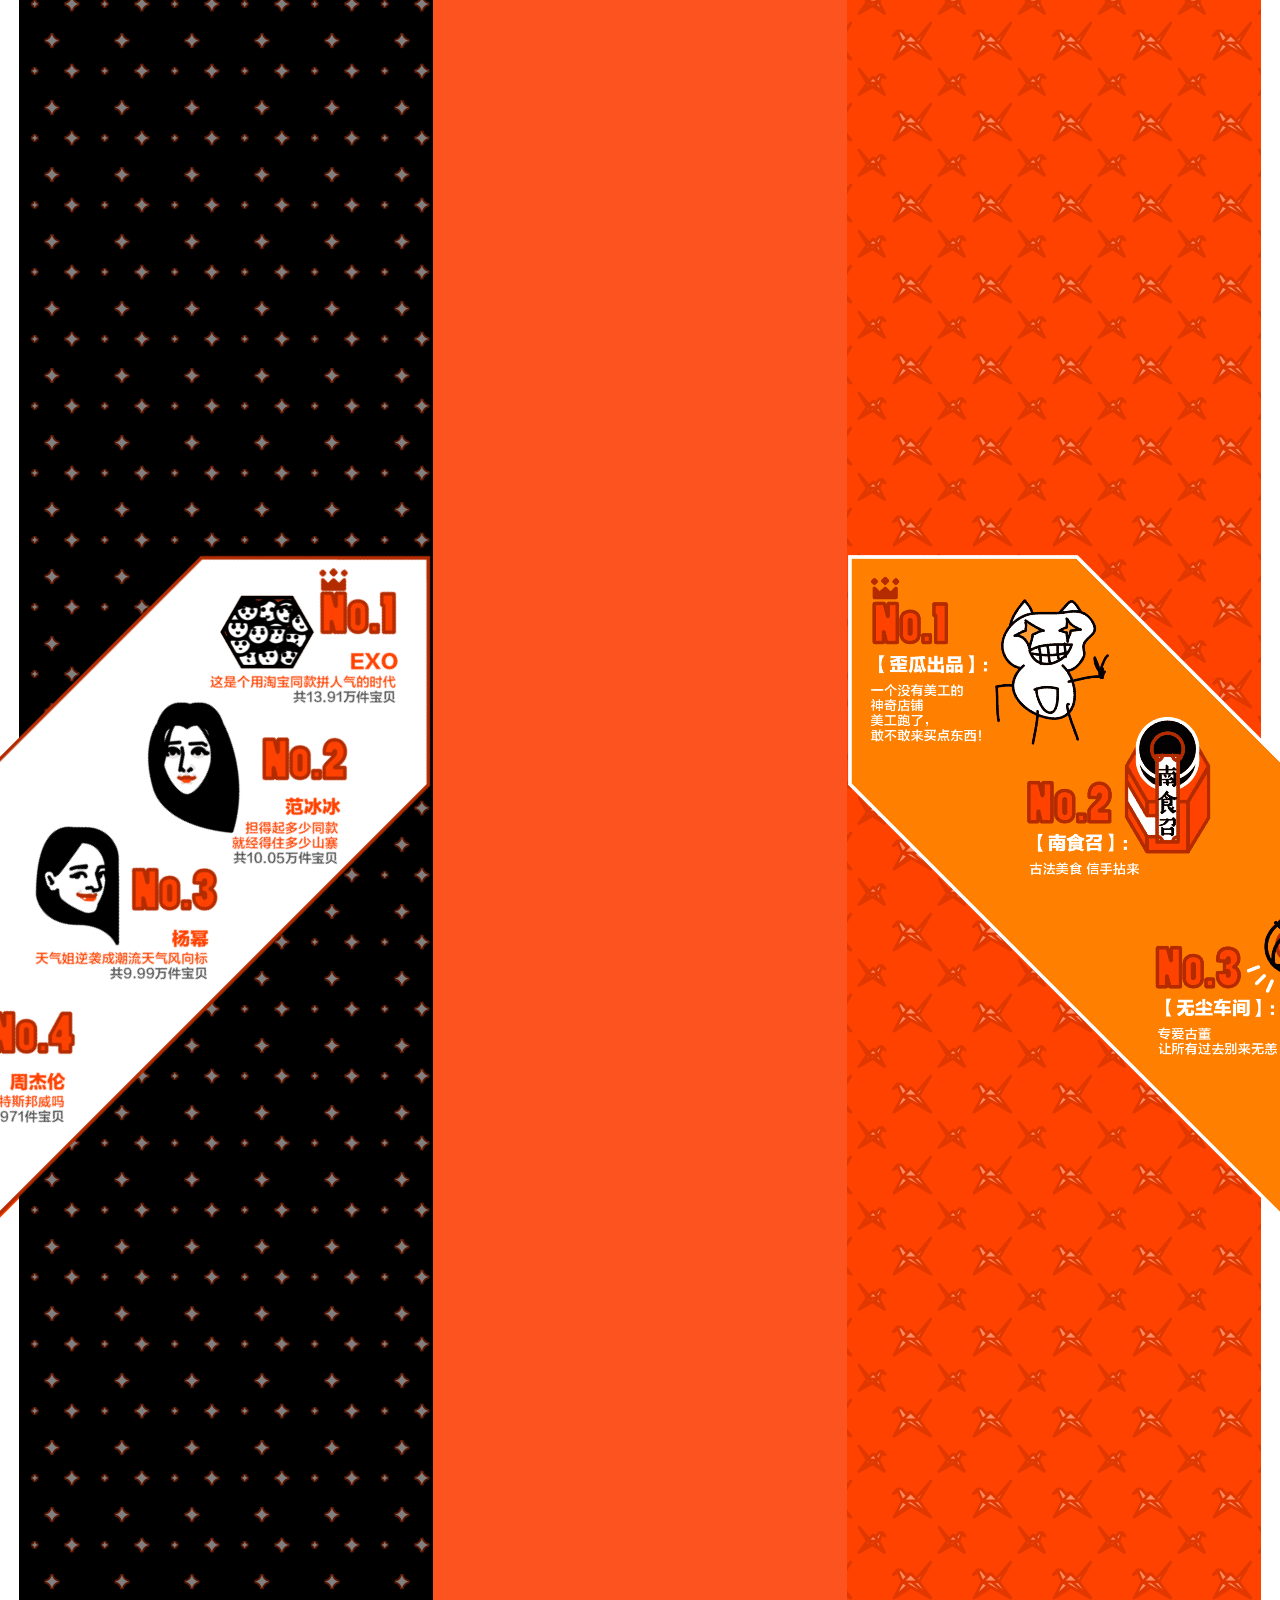
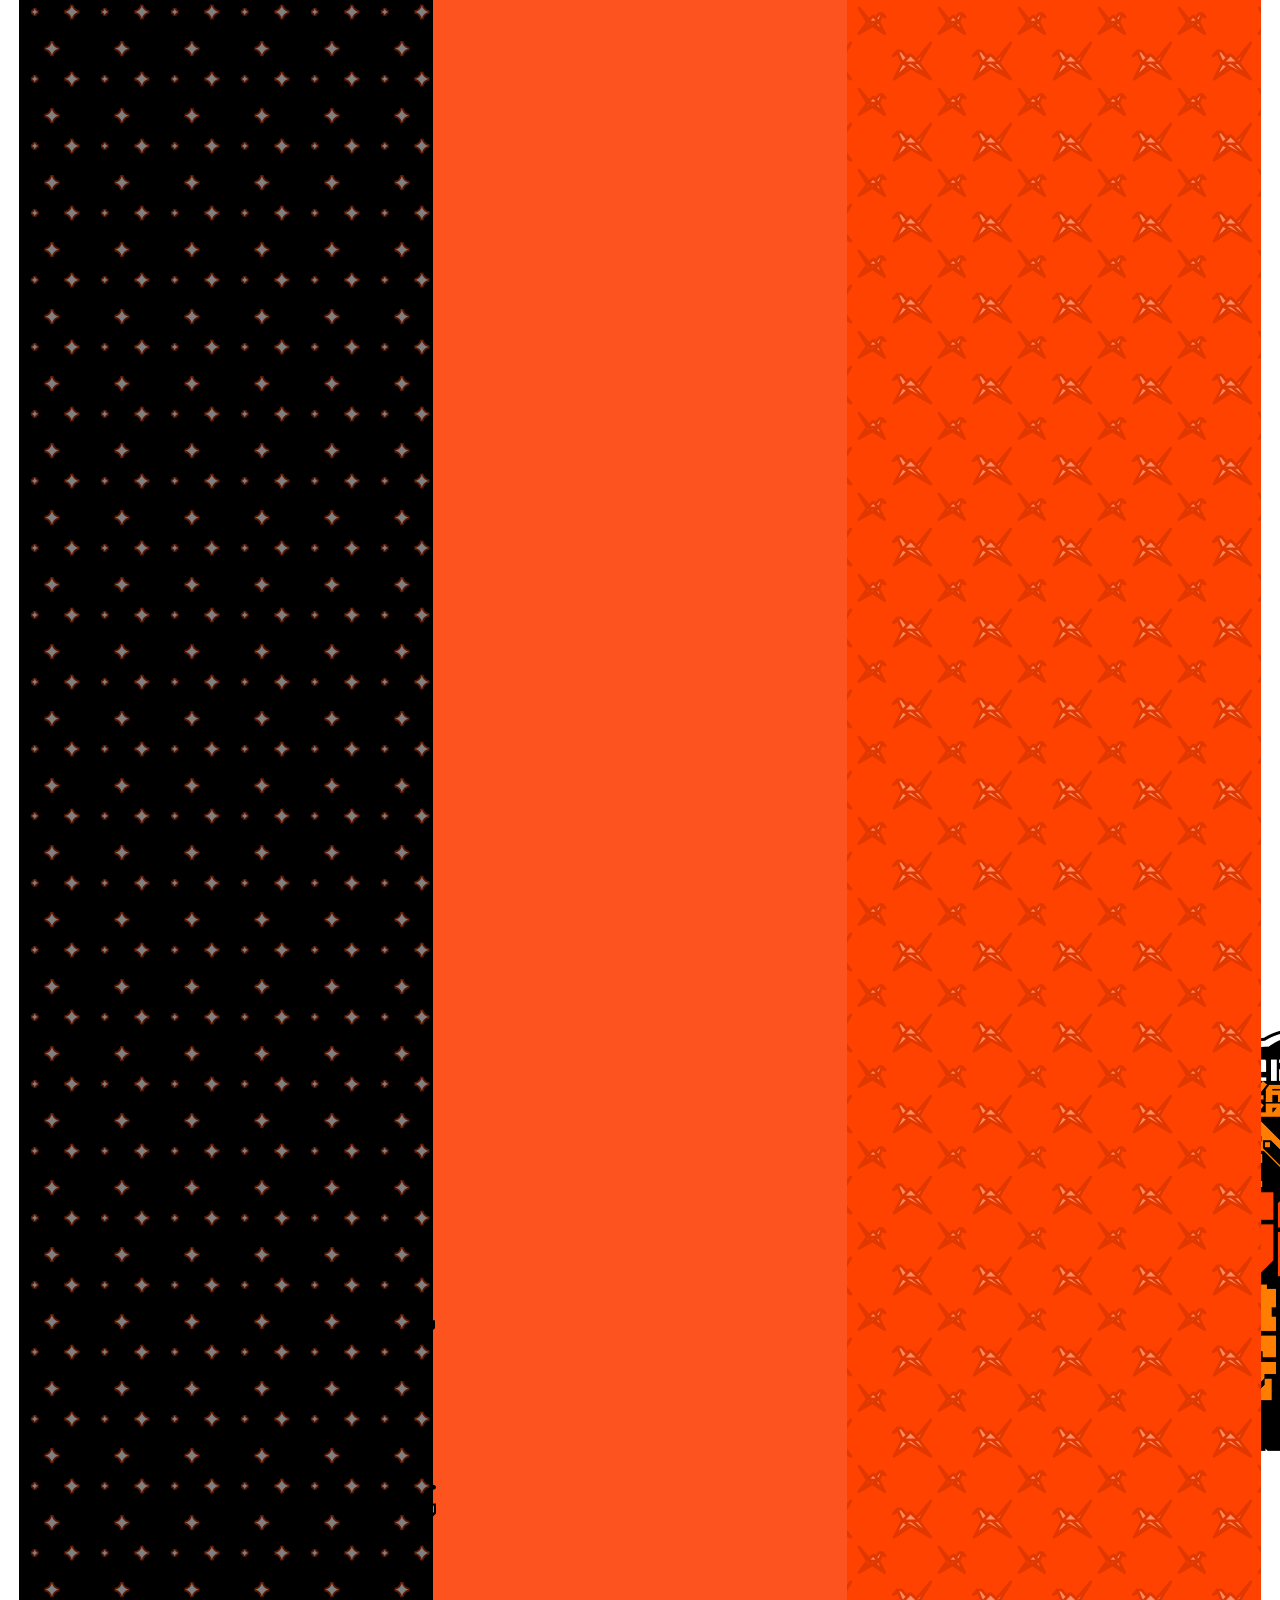
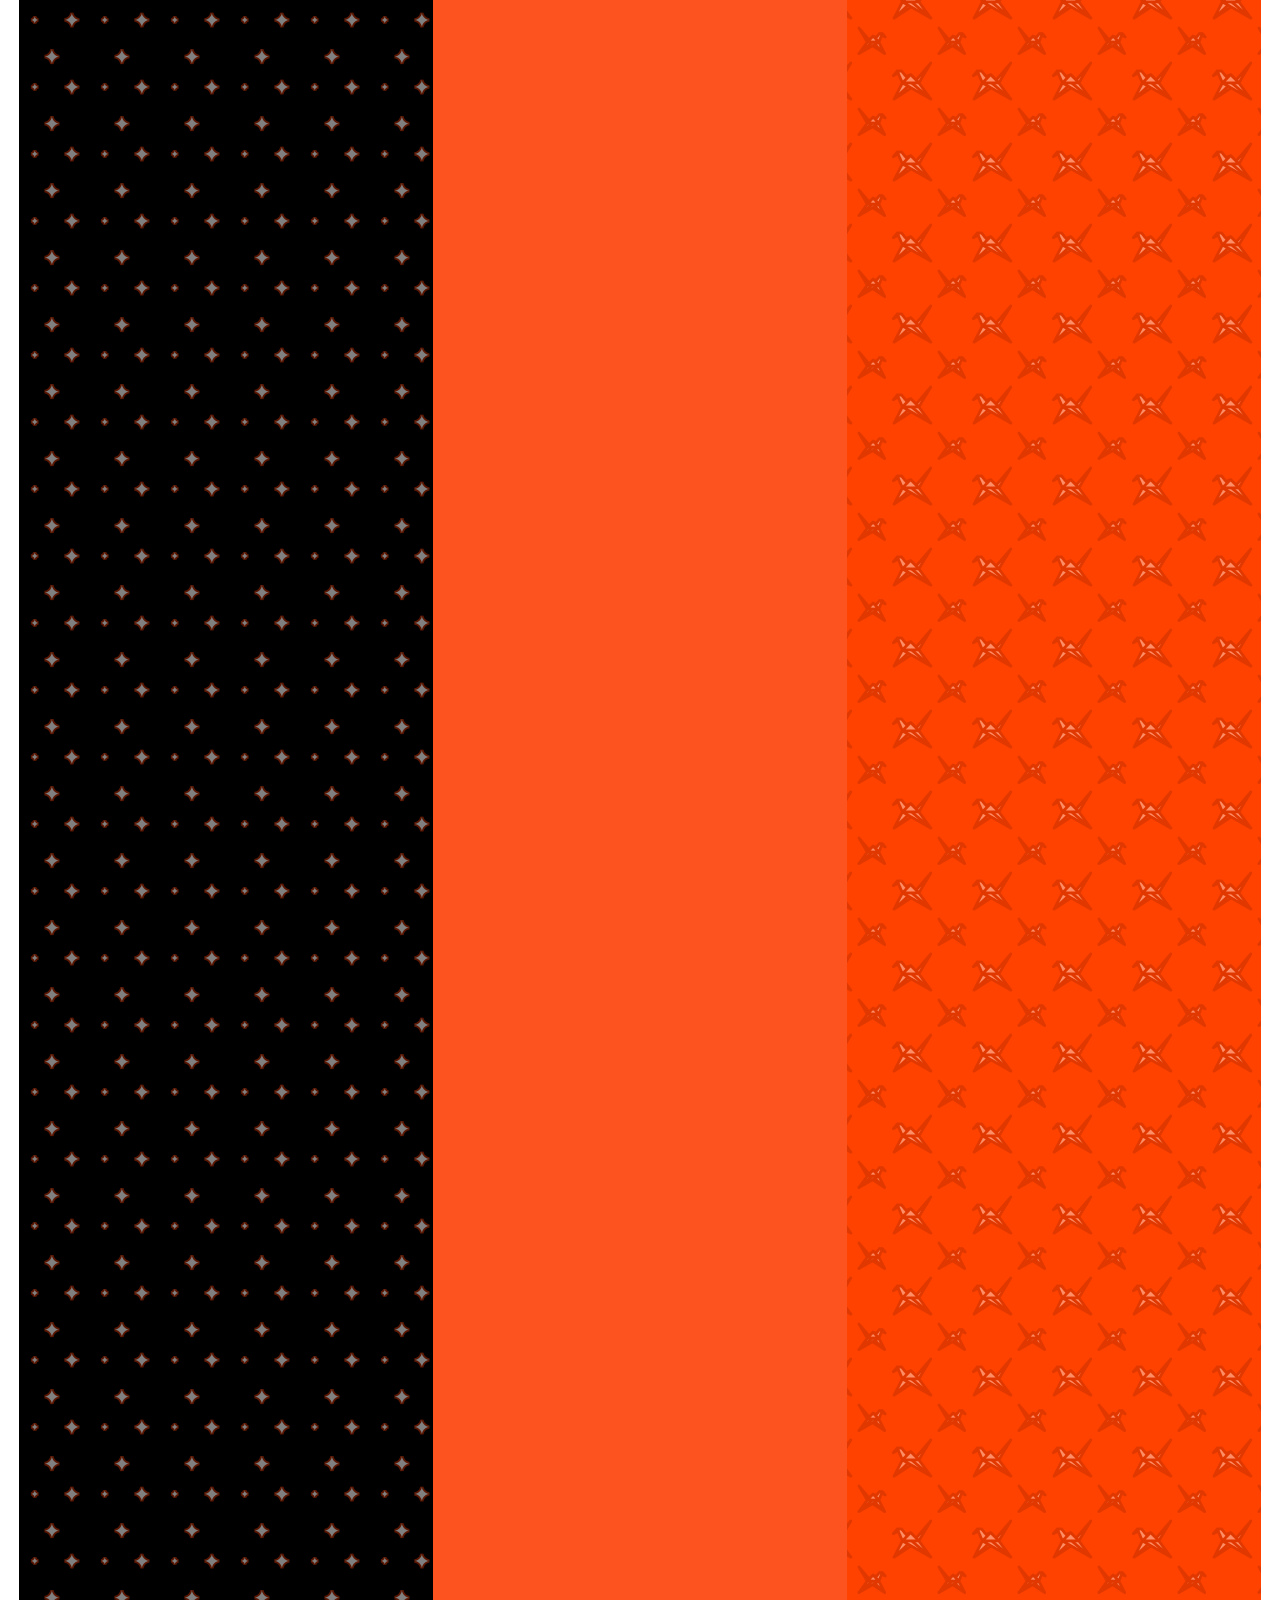
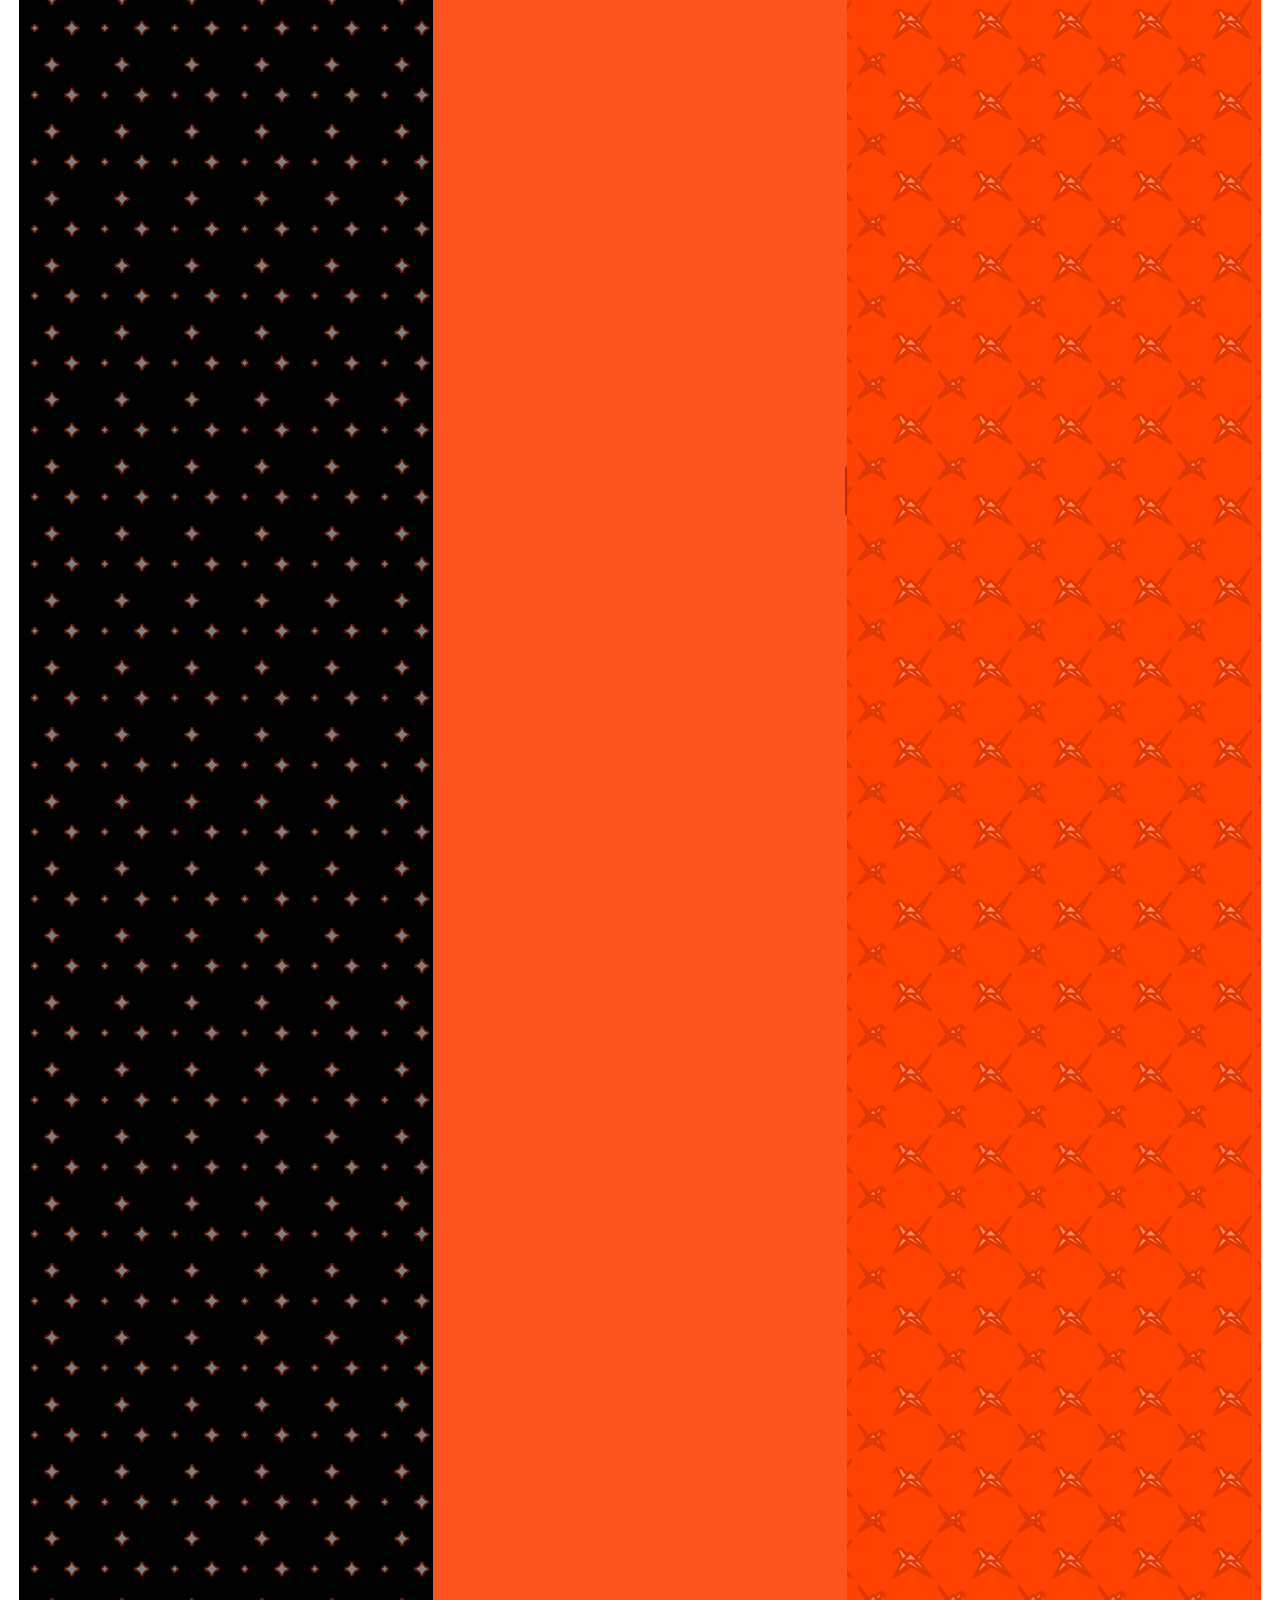
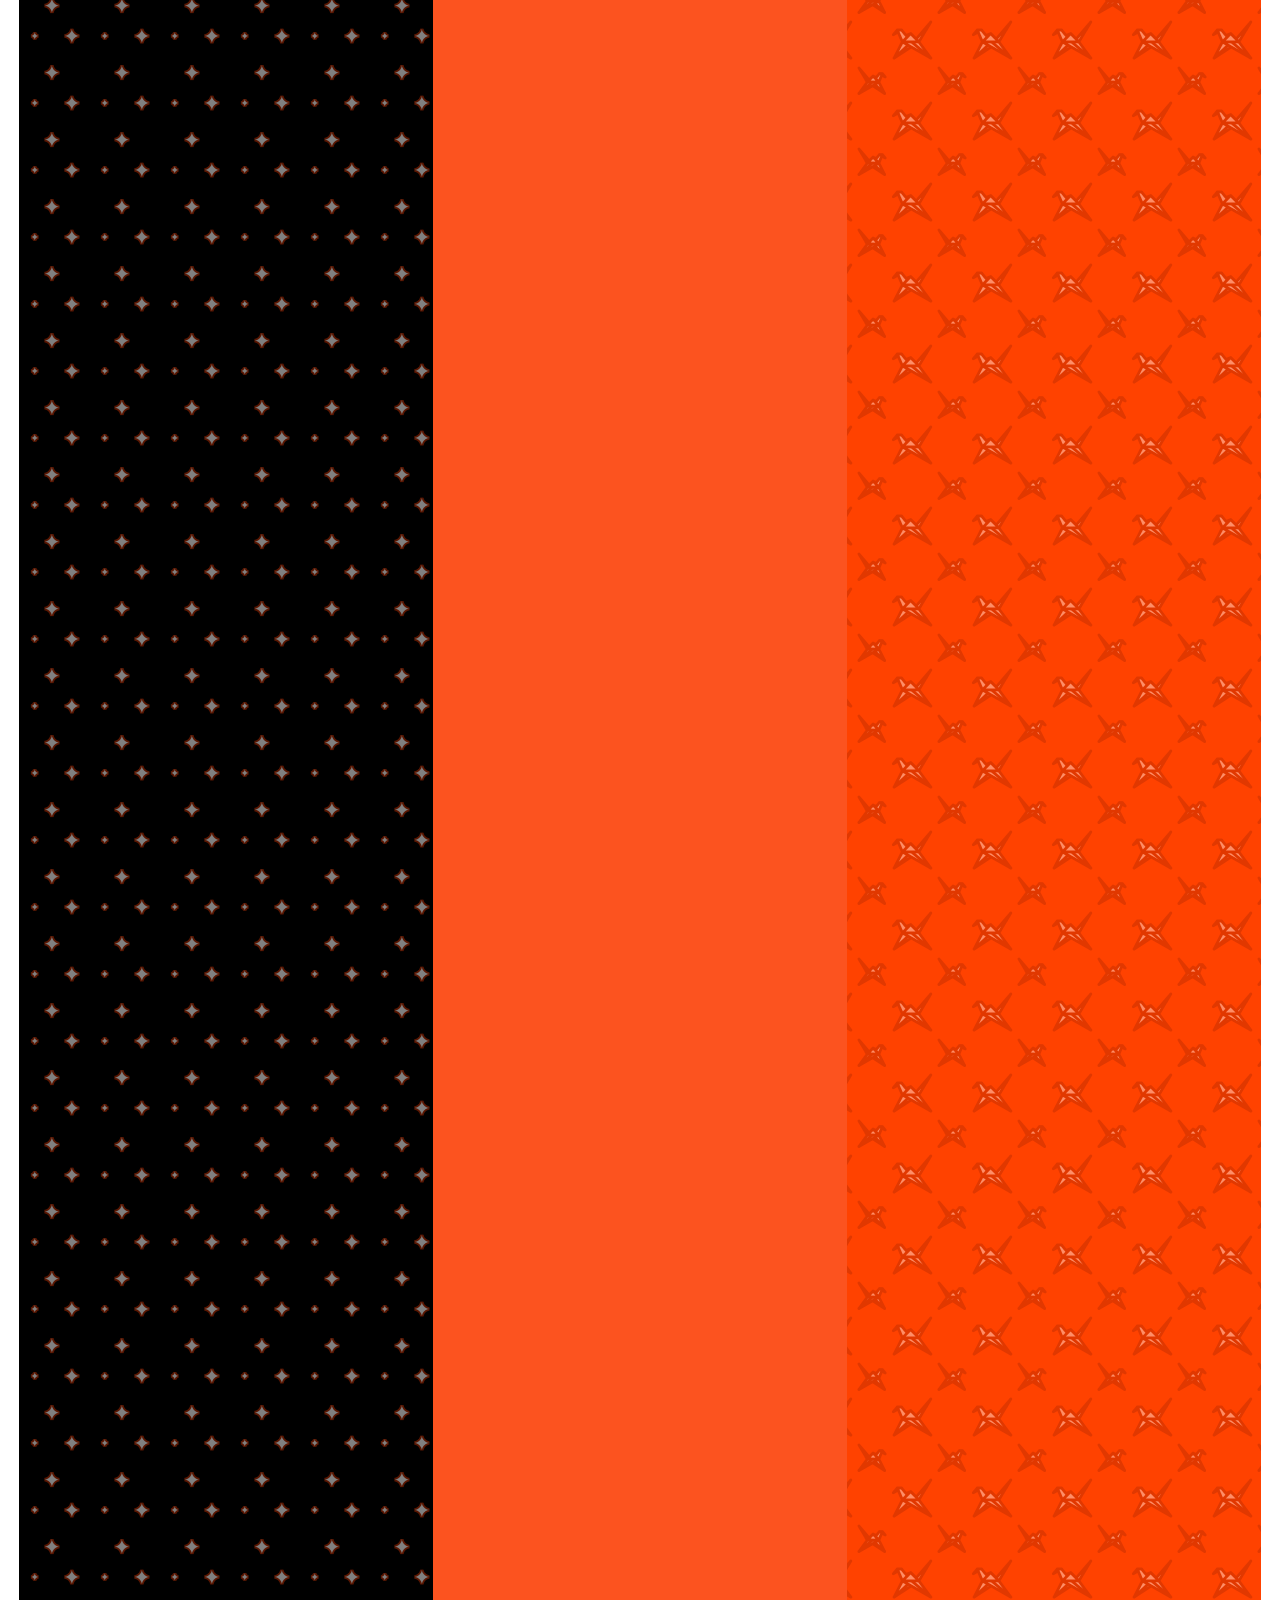
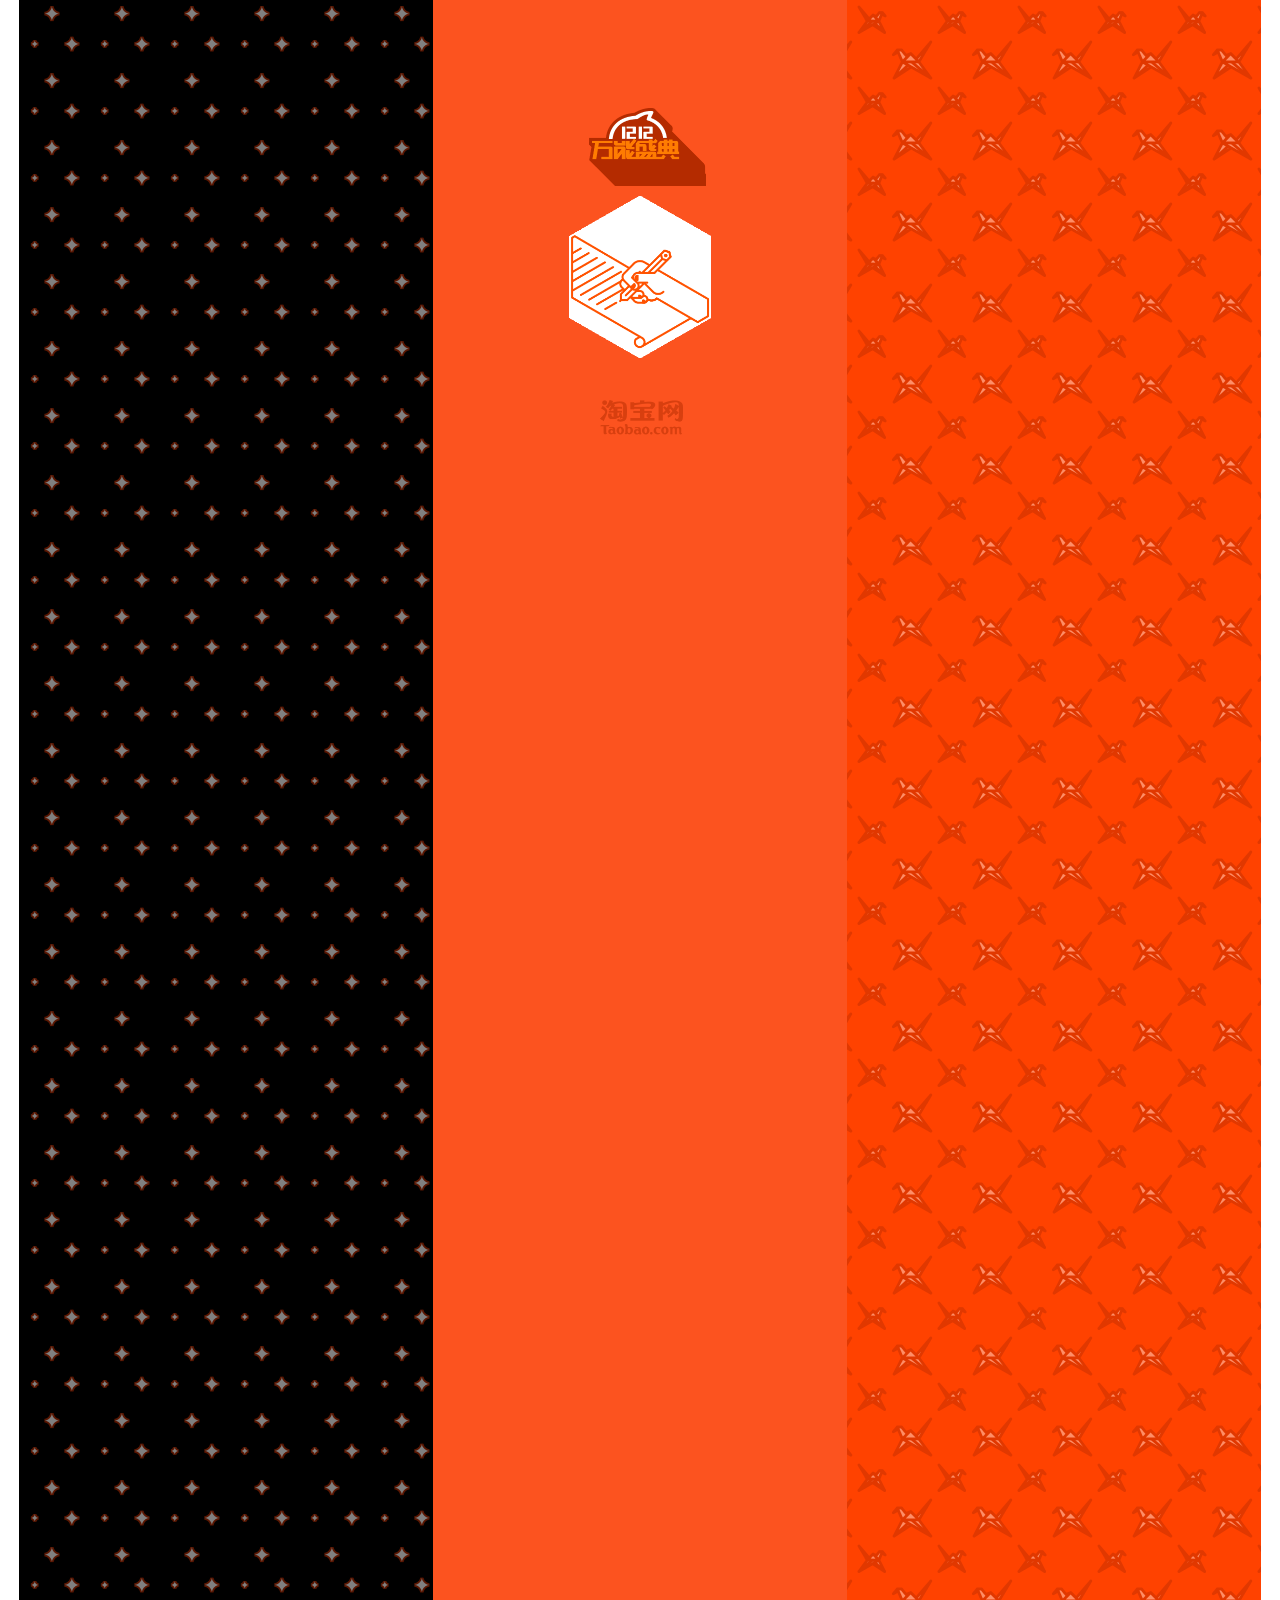
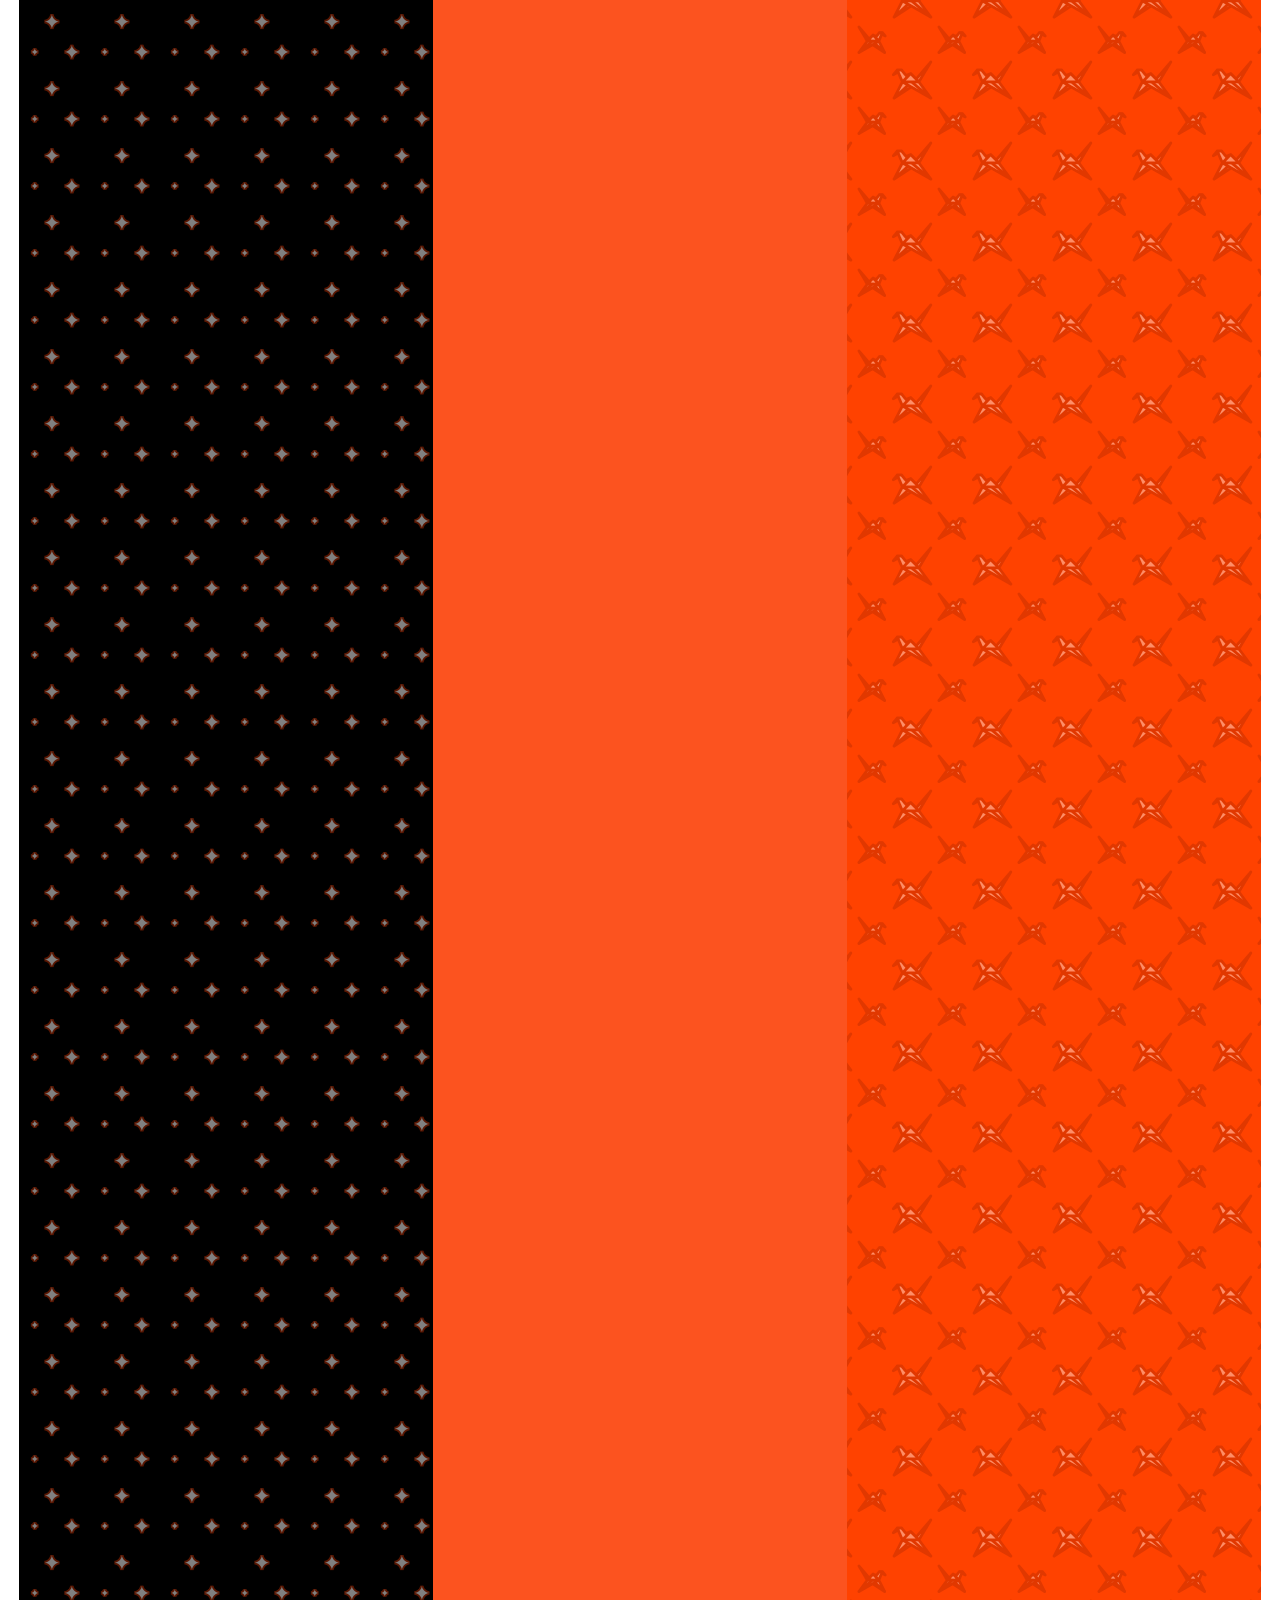
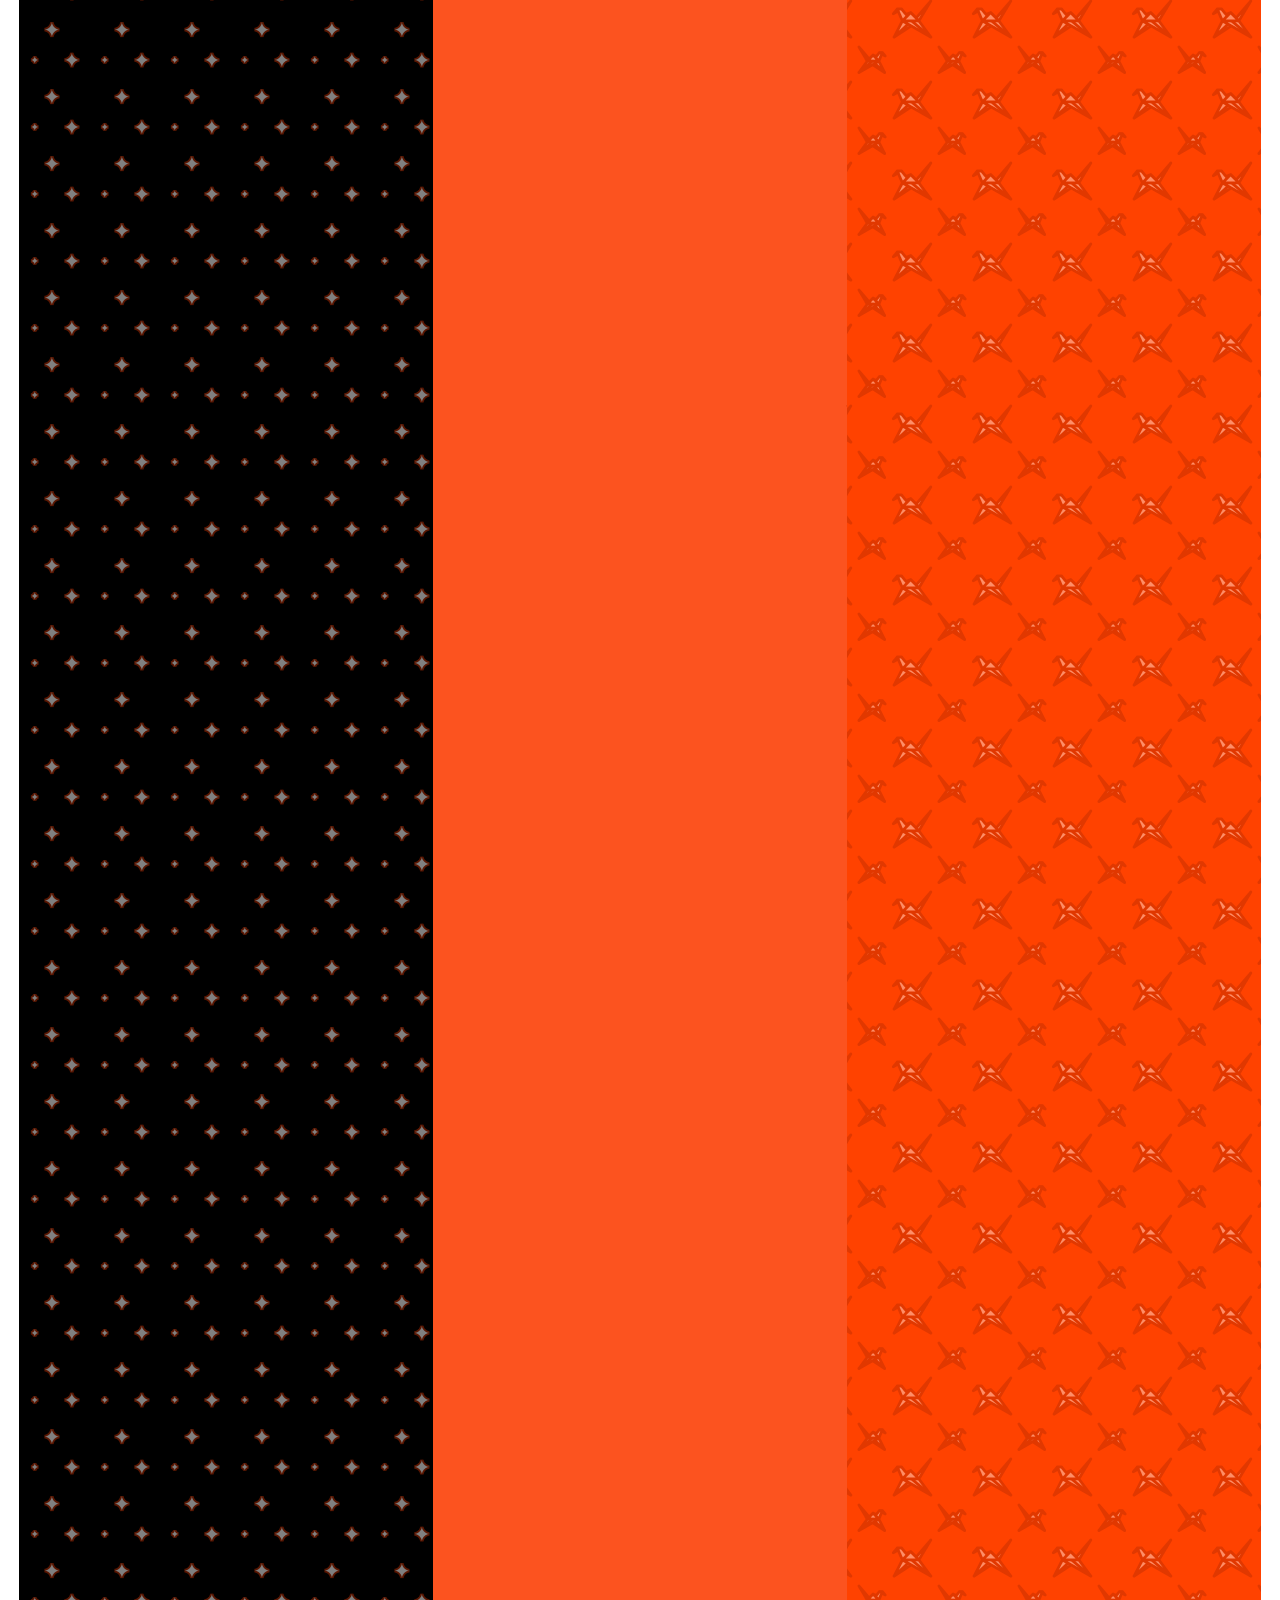
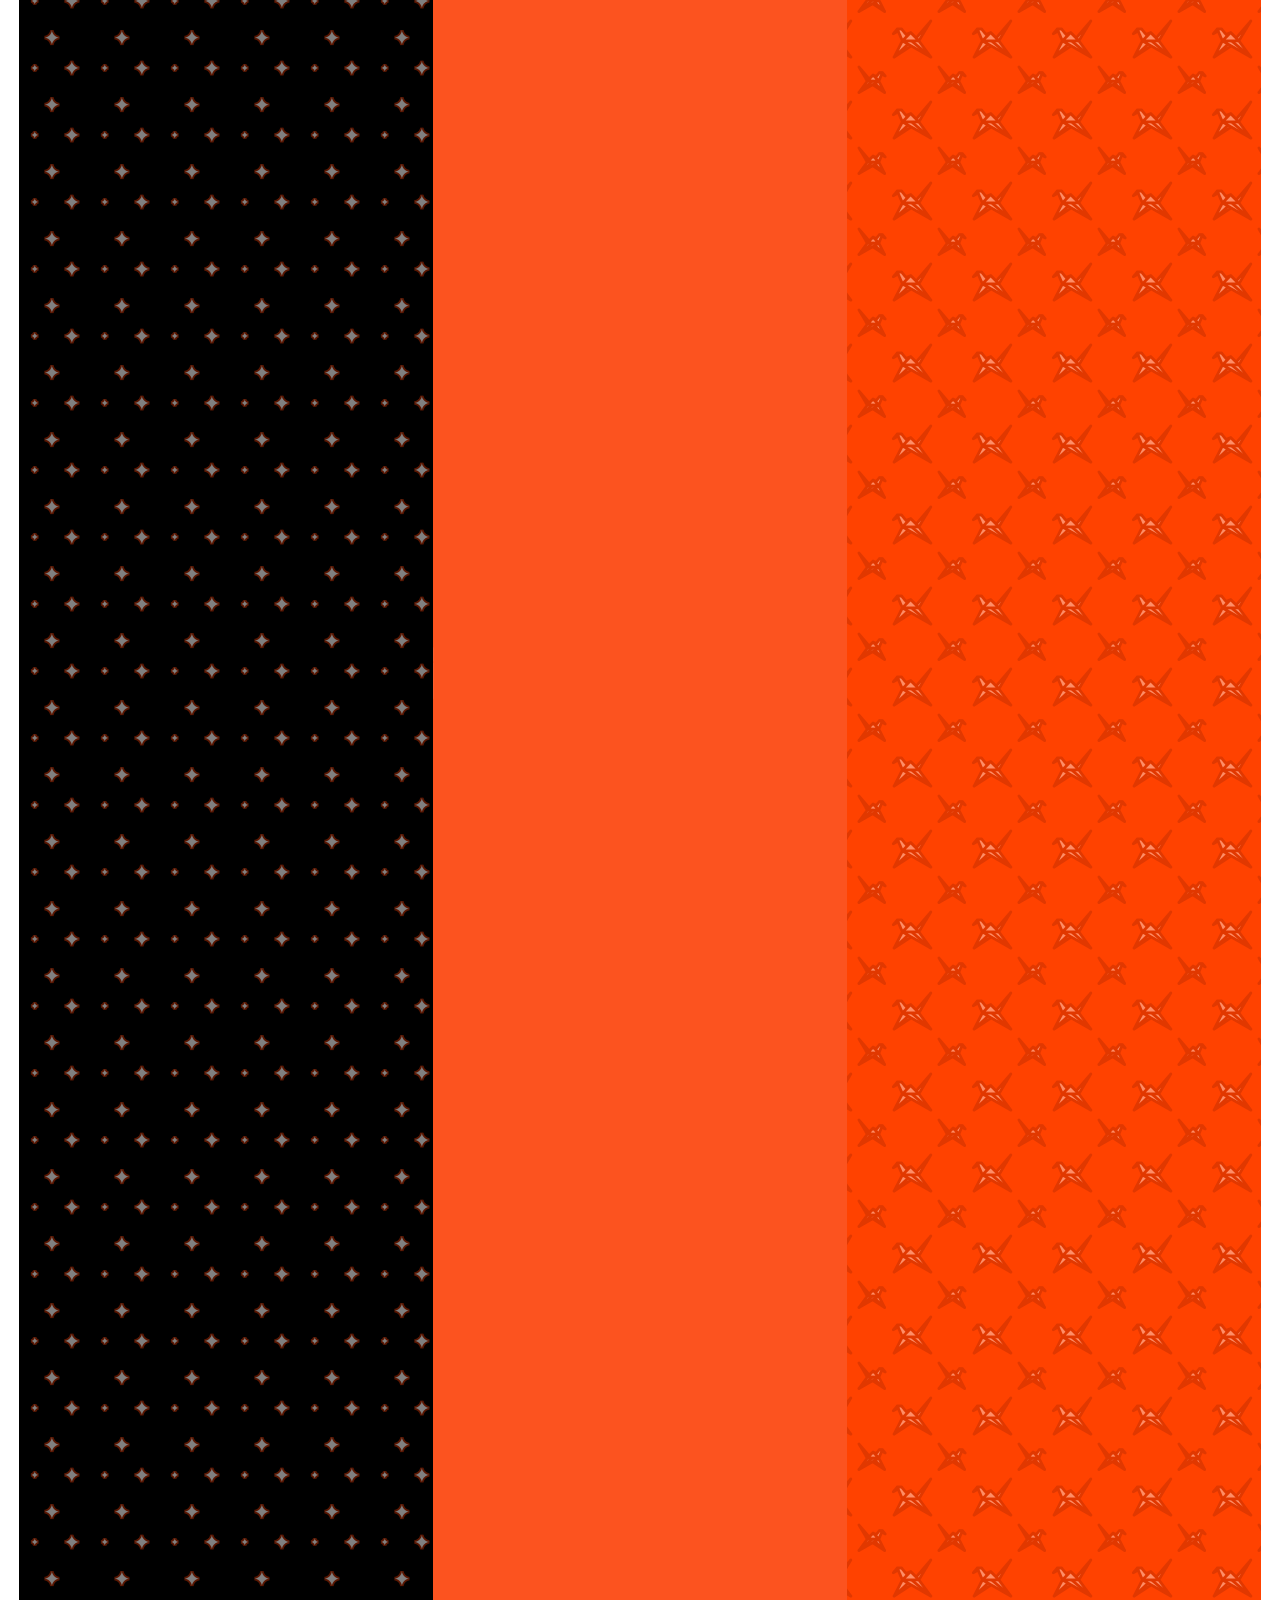
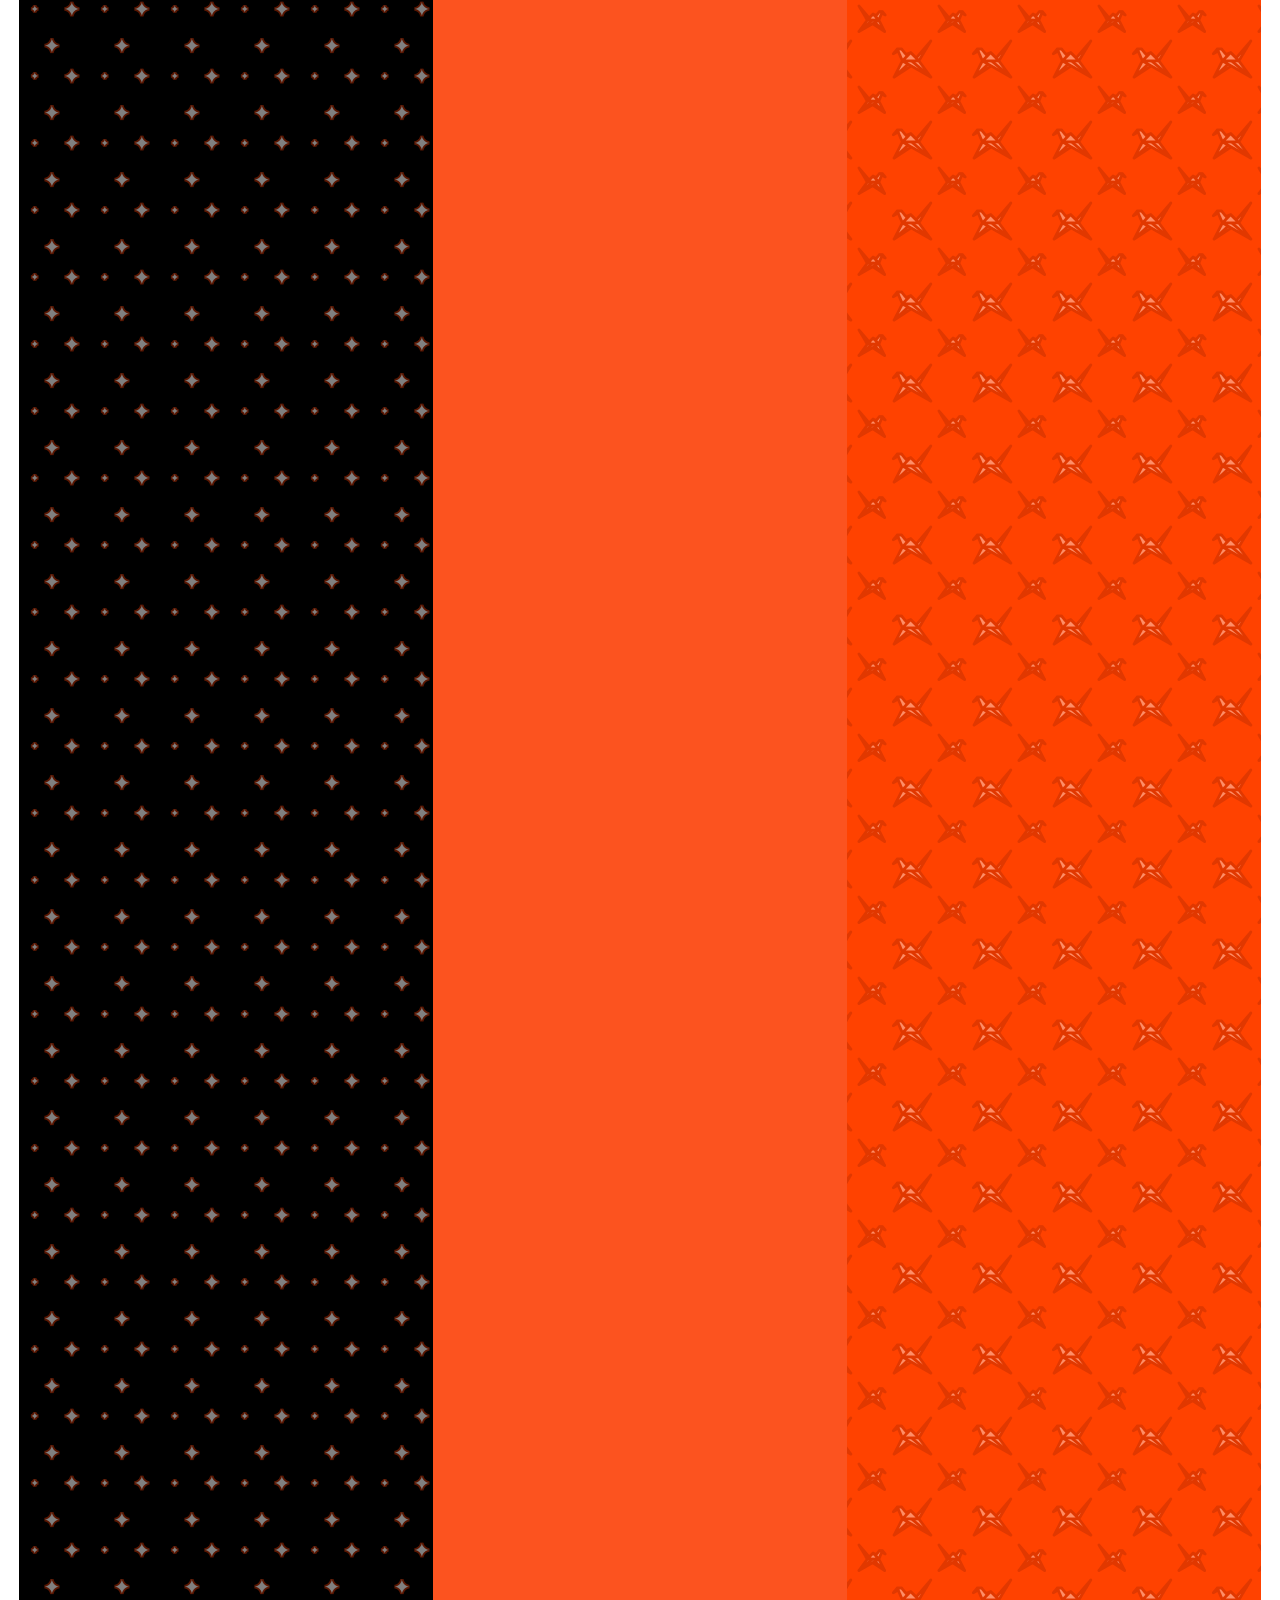
<file: Android.html>
<!DOCTYPE html>
<html lang="zh-cn">
<head>
	<meta name="viewport" content="width=device-width, initial-scale=1, minimum-scale=1, maximum-scale=1, user-scalable=no">
	<meta charset="UTF-8">
	<title>30秒，告诉你淘宝到底有多万能</title>
	<link rel="stylesheet" href="css/normalize.css">
  	<link rel="stylesheet" href="css/main.css">
  	<script src="js/skrollr.min.js"></script>
</head>
<body>
	<div id="loading"
	data-_title="-webkit-transform[swing]: translate3d(0, 0%, 0);"
	data-_title-300="-webkit-transform: translate3d(0, -100%, 0);">
		<img src="images/loading-title.png">
		<img src="images/loading01.gif">
		<img src="images/loading02.gif">
	</div>
	<div class="loading-bg"
	data-_title="-webkit-transform[swing]: translate3d(0, 0%, 0);"
	data-_title-300="-webkit-transform: translate3d(0, -100%, 0);">
		<img src="images/bg-logo.png">
	</div>

	<div id="skroller-body">

		<!-- bg -->

		<div class="bg-catalog04"
		data-_title="opacity[begin]: 0;"
		data-_records-3200="opacity[begin]: 1;">
		</div>

		<div class="bg-catalog02"
		data-_title="opacity[begin]: 0;"
		data-_records-2900="opacity[begin]: 1;"
		data-_records-3200="opacity[begin]: 0;">
		</div>

		<div class="bg-records"
		data-_title="opacity[begin]: 0;"
		data-_title-1000="opacity[begin]: 1;"
		data-_records-2900="opacity[begin]: 0;"></div>

		<div class="bg-loading"
		data-_title="opacity[begin]: 1;-webkit-transform[swing]: translate3d(0, 100%, 0);"
		data-_title-300="opacity[begin]: 1;-webkit-transform: translate3d(0, 0%, 0);"
		data-_title-1000="opacity[begin]: 0;-webkit-transform: translate3d(0, 0%, 0);">
			<img src="images/bg-logo.png">
		</div>

		<!-- title -->

		<div class="title">
			<img src="images/title01.png"
			data-_title-400="-webkit-transform: translate3d(-340px, 360px, 0);"
			data-_title-700="-webkit-transform: translate3d(0px, 0px, 0);"
			data-_title-800="-webkit-transform[cubic]: translate3d(0px, 0px, 0);"
			data-_title-1000="-webkit-transform: translate3d(351px, -371px, 0);">
			<img src="images/title02.png"
			data-_title-400="-webkit-transform[outCubic]: translate3d(-340px, 360px, 0);"
			data-_title-700="-webkit-transform: translate3d(0px, 0px, 0);"
			data-_title-800="-webkit-transform[cubic]: translate3d(0px, 0px, 0);"
			data-_title-1000="-webkit-transform: translate3d(351px, -371px, 0);">
			<img src="images/title03.png"
			data-_title-400="-webkit-transform[swing]: translate3d(-340px, 360px, 0);"
			data-_title-700="-webkit-transform: translate3d(0px, 0px, 0);"
			data-_title-800="-webkit-transform[swing]: translate3d(0px, 0px, 0);"
			data-_title-1000="-webkit-transform: translate3d(351px, -371px, 0);">
			<img src="images/title04.png"
			data-_title-400="-webkit-transform[sqrt]: translate3d(-340px, 360px, 0);"
			data-_title-700="-webkit-transform: translate3d(0px, 0px, 0);"
			data-_title-800="-webkit-transform[quadratic]: translate3d(0px, 0px, 0);"
			data-_title-1000="-webkit-transform: translate3d(351px, -371px, 0);">
		</div>
		
		
		<!-- records -->

		<img class="title-records" src="images/title-records.png"
		data-_records="-webkit-transform: translate3d(227px, 179px, 0px);"
		data-_records-252="-webkit-transform: translate3d(0px, 0px, 0px);"
		data-_records-332="-webkit-transform: translate3d(0px, 0px, 0px);"
		data-_records-503="-webkit-transform: translate3d(-227px, -179px, 0px);">

		<div class="icon-odd icon01"
		data-_records-42="-webkit-transform: translate3d(210px, 290px, 0px);"
		data-_records-252="-webkit-transform: translate3d(0px, 80px, 0px);"
		data-_records-652="-webkit-transform: translate3d(0px, -320px, 0px);">
			<img src="images/d-icon-month01.png">
		</div>

		<div class="month-odd month01"
		data-_records="-webkit-transform: translate3d(-252px, 332px, 0px);"
		data-_records-252="-webkit-transform: translate3d(0px, 80px, 0px);"
		data-_records-825="-webkit-transform: translate3d(0px, -493px, 0px);">
			<div></div>
		</div>

		<div class="icon-even icon02"
		data-_records-122="-webkit-transform: translate3d(-210px, 210px, 0px);"
		data-_records-332="-webkit-transform: translate3d(0px, 0px, 0px);"
		data-_records-792="-webkit-transform: translate3d(0px, -460px, 0px);">
			<img src="images/d-icon-month02.png">
		</div>

		<div class="month-even month02"
		data-_records="-webkit-transform: translate3d(332px, 332px, 0px);"
		data-_records-332="-webkit-transform: translate3d(0px, 0px, 0px);"
		data-_records-973="-webkit-transform: translate3d(0px, -641px, 0px);">
			<div></div>
		</div>

		<div class="icon-odd icon03"
		data-_records-374="-webkit-transform: translate3d(210px, 290px, 0px);"
		data-_records-584="-webkit-transform: translate3d(0px, 80px, 0px);"
		data-_records-984="-webkit-transform: translate3d(0px, -320px, 0px);">
			<img src="images/d-icon-month03.png">
		</div>

		<div class="month-odd month03"
		data-_records-332="-webkit-transform: translate3d(-252px, 332px, 0px);"
		data-_records-584="-webkit-transform: translate3d(0px, 80px, 0px);"
		data-_records-1157="-webkit-transform: translate3d(0px, -493px, 0px);">
			 <div></div>
		</div>

		<div class="icon-even icon04"
		data-_records-454="-webkit-transform: translate3d(-210px, 210px, 0px);"
		data-_records-664="-webkit-transform: translate3d(0px, 0px, 0px);"
		data-_records-1124="-webkit-transform: translate3d(0px, -460px, 0px);">
			<img src="images/d-icon-month04.png">
		</div>

		<div class="month-even month04"
		data-_records-332="-webkit-transform: translate3d(332px, 332px, 0px);"
		data-_records-664="-webkit-transform: translate3d(0px, 0px, 0px);"
		data-_records-1305="-webkit-transform: translate3d(0px, -641px, 0px);">
			<div></div>
		</div>

		<div class="icon-odd icon05"
		data-_records-706="-webkit-transform: translate3d(210px, 290px, 0px);"
		data-_records-916="-webkit-transform: translate3d(0px, 80px, 0px);"
		data-_records-1316="-webkit-transform: translate3d(0px, -320px, 0px);">
			<img src="images/d-icon-month05.png">
		</div>

		<div class="month-odd month05"
		data-_records-664="-webkit-transform: translate3d(-252px, 332px, 0px);"
		data-_records-916="-webkit-transform: translate3d(0px, 80px, 0px);"
		data-_records-1489="-webkit-transform: translate3d(0px, -493px, 0px);">
			<div></div>
		</div>

		<div class="icon-even icon06"
		data-_records-786="-webkit-transform: translate3d(-210px, 210px, 0px);"
		data-_records-996="-webkit-transform: translate3d(0px, 0px, 0px);"
		data-_records-1456="-webkit-transform: translate3d(0px, -460px, 0px);">
			<img src="images/d-icon-month06.png">
		</div>

		<div class="month-even month06"
		data-_records-664="-webkit-transform: translate3d(332px, 332px, 0px);"
		data-_records-996="-webkit-transform: translate3d(0px, 0px, 0px);"
		data-_records-1637="-webkit-transform: translate3d(0px, -641px, 0px);">
			<div></div>
		</div>

		<div class="icon-odd icon07"
		data-_records-1038="-webkit-transform: translate3d(210px, 290px, 0px);"
		data-_records-1248="-webkit-transform: translate3d(0px, 80px, 0px);"
		data-_records-1648="-webkit-transform: translate3d(0px, -320px, 0px);">
			<img src="images/d-icon-month07.png">
		</div>

		<div class="month-odd month07"
		data-_records-996="-webkit-transform: translate3d(-252px, 332px, 0px);"
		data-_records-1248="-webkit-transform: translate3d(0px, 80px, 0px);"
		data-_records-1821="-webkit-transform: translate3d(0px, -493px, 0px);">
			<div></div>
		</div>

		<div class="icon-even icon08"
		data-_records-1118="-webkit-transform: translate3d(-250px, 210px, 0px);"
		data-_records-1328="-webkit-transform: translate3d(0px, 0px, 0px);"
		data-_records-1788="-webkit-transform: translate3d(0px, -460px, 0px);">
			<img src="images/d-icon-month08.png">
		</div>

		<div class="month-even month08"
		data-_records-996="-webkit-transform: translate3d(332px, 332px, 0px);"
		data-_records-1328="-webkit-transform: translate3d(0px, 0px, 0px);"
		data-_records-1969="-webkit-transform: translate3d(0px, -641px, 0px);">
			<div></div>
		</div>

		<div class="icon-odd icon09"
		data-_records-1370="-webkit-transform: translate3d(210px, 290px, 0px);"
		data-_records-1580="-webkit-transform: translate3d(0px, 80px, 0px);"
		data-_records-1980="-webkit-transform: translate3d(0px, -320px, 0px);">
			<img src="images/d-icon-month09.png">
		</div>

		<div class="month-odd month09"
		data-_records-1328="-webkit-transform: translate3d(-252px, 332px, 0px);"
		data-_records-1580="-webkit-transform: translate3d(0px, 80px, 0px);"
		data-_records-2153="-webkit-transform: translate3d(0px, -493px, 0px);">
			<div></div>
		</div>

		<div class="icon-even icon10"
		data-_records-1450="-webkit-transform: translate3d(-210px, 210px, 0px);"
		data-_records-1660="-webkit-transform: translate3d(0px, 0px, 0px);"
		data-_records-2120="-webkit-transform: translate3d(0px, -460px, 0px);">
			<img src="images/d-icon-month10.png">
		</div>

		<div class="month-even month10"
		data-_records-1328="-webkit-transform: translate3d(332px, 332px, 0px);"
		data-_records-1660="-webkit-transform: translate3d(0px, 0px, 0px);"
		data-_records-2301="-webkit-transform: translate3d(0px, -641px, 0px);">
			<div></div>
		</div>

		<!-- Android下使用d-icon11 iPhone下使用icon11 -->

		<div class="icon-odd d-icon11"
		data-_records-1702="-webkit-transform: translate3d(210px, 290px, 0px);"
		data-_records-1912="-webkit-transform: translate3d(0px, 80px, 0px);"
		data-_records-2312="-webkit-transform: translate3d(0px, -320px, 0px);">
			<img src="images/d-icon-month11.png">
		</div>

		<div class="month-odd month11"
		data-_records-1660="-webkit-transform: translate3d(-252px, 332px, 0px);"
		data-_records-1912="-webkit-transform: translate3d(0px, 80px, 0px);"
		data-_records-2485="-webkit-transform: translate3d(0px, -493px, 0px);">
			<div></div>
		</div>

		<div class="icon-even icon12"
		data-_records-1782="-webkit-transform: translate3d(-210px, 210px, 0px);"
		data-_records-1992="-webkit-transform: translate3d(0px, 0px, 0px);"
		data-_records-2452="-webkit-transform: translate3d(0px, -460px, 0px);">
			<img src="images/d-icon-month12.png">
		</div>

		<div class="month-even month12"
		data-_records-1660="-webkit-transform: translate3d(332px, 332px, 0px);"
		data-_records-1992="-webkit-transform: translate3d(0px, 0px, 0px);"
		data-_records-2633="-webkit-transform: translate3d(0px, -641px, 0px);">
			<div></div>
		</div>

		<!-- title-catalog -->

		<div class="title-catalog">
			<img src="images/title-catalog01.png"
			data-_records-2700="-webkit-transform[sqrt]: translate3d(633px, 941px, 0);"
			data-_records-2900="-webkit-transform: translate3d(0%, 0%, 0);"
			data-_records-3000="-webkit-transform: translate3d(0%, 0%, 0);"
			data-_records-3200="-webkit-transform: translate3d(-697px, -1036px, 0);">
			<img src="images/title-catalog02.png"
			data-_records-2700="-webkit-transform[outCubic]: translate3d(633px, 941px, 0);"
			data-_records-2900="-webkit-transform: translate3d(0%, 0%, 0);"
			data-_records-3000="-webkit-transform[cubic]: translate3d(0%, 0%, 0);"
			data-_records-3200="-webkit-transform: translate3d(-697px, -1036px, 0);">
			<img src="images/title-catalog03.png"
			data-_records-2700="-webkit-transform[swing]: translate3d(633px, 941px, 0);"
			data-_records-2900="-webkit-transform: translate3d(0%, 0%, 0);"
			data-_records-3000="-webkit-transform[swing]: translate3d(0%, 0%, 0);"
			data-_records-3200="-webkit-transform: translate3d(-697px, -1036px, 0);">
			<img src="images/title-catalog04.png"
			data-_records-2700="-webkit-transform[sqrt]: translate3d(633px, 941px, 0);"
			data-_records-2900="-webkit-transform: translate3d(0%, 0%, 0);"
			data-_records-3000="-webkit-transform[quadratic]: translate3d(0%, 0%, 0);"
			data-_records-3200="-webkit-transform: translate3d(-697px, -1036px, 0);">
		</div>
		

		<!-- catalog -->

		<div class="catalog">
			<img src="images/title-ranking01.png"
			data-_records-3000="-webkit-transform[sqrt]: translate3d(180%, 100%, 0);"
			data-_records-3200="-webkit-transform: translate3d(0%, 0%, 0);"
			data-_records-3300="-webkit-transform: translate3d(0%, 0%, 0);"
			data-_records-3500="-webkit-transform: translate3d(-250%, -100%, 0);">
			<img src="images/title-ranking02.png"
			data-_records-3000="-webkit-transform[sqrt]: translate3d(-160%, 100%, 0);"
			data-_records-3200="-webkit-transform: translate3d(0%, 0%, 0);"
			data-_records-3300="-webkit-transform: translate3d(0%, 0%, 0);"
			data-_records-3500="-webkit-transform: translate3d(230%, -100%, 0);">
			<img src="images/title-ranking03.png"
			data-_records-3000="-webkit-transform[sqrt]: translate3d(220%, 100%, 0);"
			data-_records-3200="-webkit-transform: translate3d(0%, 0%, 0);"
			data-_records-3300="-webkit-transform: translate3d(0%, 0%, 0);"
			data-_records-3500="-webkit-transform: translate3d(-290%, -100%, 0);">
			<img src="images/title-ranking04.png"
			data-_records-3000="-webkit-transform[sqrt]: translate3d(-150%, 100%, 0);"
			data-_records-3200="-webkit-transform: translate3d(0%, 0%, 0);"
			data-_records-3300="-webkit-transform: translate3d(0%, 0%, 0);"
			data-_records-3500="-webkit-transform: translate3d(220%, -100%, 0);">
			<img src="images/title-ranking05.png"
			data-_records-3000="-webkit-transform[sqrt]: translate3d(150%, 100%, 0);"
			data-_records-3200="-webkit-transform: translate3d(0%, 0%, 0);"
			data-_records-3300="-webkit-transform: translate3d(0%, 0%, 0);"
			data-_records-3500="-webkit-transform: translate3d(-230%, -100%, 0);">
			<img src="images/title-ranking06.png"
			data-_records-3000="-webkit-transform[sqrt]: translate3d(-150%, 100%, 0);"
			data-_records-3200="-webkit-transform: translate3d(0%, 0%, 0);"
			data-_records-3300="-webkit-transform: translate3d(0%, 0%, 0);"
			data-_records-3500="-webkit-transform: translate3d(220%, -100%, 0);">
			<img src="images/title-ranking07.png"
			data-_records-3000="-webkit-transform[sqrt]: translate3d(150%, 100%, 0);"
			data-_records-3200="-webkit-transform: translate3d(0%, 0%, 0);"
			data-_records-3300="-webkit-transform: translate3d(0%, 0%, 0);"
			data-_records-3500="-webkit-transform: translate3d(-240%, -100%, 0);">
			<img src="images/title-ranking08.png"
			data-_records-3000="-webkit-transform[sqrt]: translate3d(-170%, 100%, 0);"
			data-_records-3200="-webkit-transform: translate3d(0%, 0%, 0);"
			data-_records-3300="-webkit-transform: translate3d(0%, 0%, 0);"
			data-_records-3500="-webkit-transform[cubic]: translate3d(240%, -100%, 0);">
			<p
			data-_title="opacity[begin]: 0;"
			data-_records-2900="opacity[begin]: 1;"
			data-_records-3000="opacity[begin]: 0;">
				淘宝上搜索以下商品<br>开启一个万能的世界
			</p>
		</div>

		<!-- ranking -->

		<div class="bg-ranking bg-ranking01"
		data-_ranking-125="webkit-transform: translate3d(100%, 0, 0);"
		data-_ranking-375="webkit-transform: translate3d(0, 0, 0);"></div>
		
		<!-- 增加第3帧 data-y是第2帧加100 -->

		<div class="ranking01"
		data-_ranking-125="-webkit-transform[sqrt]: translate3d(389px, 389px, 0px);"
		data-_ranking-375="-webkit-transform: translate3d(0px, 0px, 0px);"
		data-_ranking-475="-webkit-transform: translate3d(0px, 0px, 0px);"
		data-_ranking-1125="-webkit-transform: translate3d(-803px, -803px, 0px);"
		data-_ranking-1375="-webkit-transform: translate3d(-1123px, -1123px, 0px);">
			<img src="images/d-ranking01.png">
		</div>

		<img class="title-ranking01" src="images/title-ranking01.png"
		data-_ranking="top: 100%;-webkit-transform: translate3d(160px, 0px, 0px);"
		data-_ranking-125="top[sqrt]: 50%;-webkit-transform[sqrt]: translate3d(160px, 0px, 0px);"
		data-_ranking-375="top: 5.46%;-webkit-transform: translate3d(0px, 0px, 0px);"
		data-_ranking-1125="top: 5.46%;-webkit-transform: translate3d(0px, 0px, 0px);"
		data-_ranking-1375="top: 0%;-webkit-transform: translate3d(-201px, -117px, 0px);">


		<!-- ranking 02 -->
		<div class="bg-ranking bg-ranking02"
		data-_ranking02-125="webkit-transform: translate3d(-100%, 0, 0);"
		data-_ranking02-375="webkit-transform: translate3d(0, 0, 0);"></div>

		<div class="ranking02"
		data-_ranking02-125="-webkit-transform[sqrt]: translate3d(-393px, 393px, 0px);" 
		data-_ranking02-375="-webkit-transform: translate3d(0px, 0px, 0px);"
		data-_ranking02-475="-webkit-transform: translate3d(0px, 0px, 0px);"
		data-_ranking02-1125="-webkit-transform: translate3d(957px, -957px, 0px);"
		data-_ranking02-1375="-webkit-transform: translate3d(1277px, -1277px, 0px);">
			<img src="images/d-ranking02.png">
		</div>

		<img class="title-ranking02" src="images/title-ranking02.png"
		data-_ranking02--775="top: 100%;-webkit-transform: translate3d(-125px, 0px, 0px);"
		data-_ranking02--650="top: 88.09%;-webkit-transform: translate3d(-125px, 0px, 0px);"
		data-_ranking02="top: 88.09%;-webkit-transform: translate3d(-125px, 0px, 0px);"
		data-_ranking02-125  ="top[sqrt]: 50%;-webkit-transform[sqrt]: translate3d(-125px, 0px, 0px);"
		data-_ranking02-375="top: 3%;-webkit-transform: translate3d(0px, 0px, 0px);"
		data-_ranking02-1125="top: 3%;-webkit-transform: translate3d(0px, 0px, 0px);"
		data-_ranking02-1375="top: 0%;-webkit-transform: translate3d(236px, -159px, 0px);">


		<!-- ranking 03 -->
		<!-- 每个ranking的data-y比上个大1250 -->

		<div class="bg-ranking bg-ranking03"
		data-_ranking03-125="webkit-transform: translate3d(100%, 0, 0);"
		data-_ranking03-375="webkit-transform: translate3d(0, 0, 0);"></div>

		<!--
			关键帧0：414-left/right+2
			关键帧3：关键帧3-320
			关键帧4：width+left/right+2
		-->

		<div class="ranking03"
		data-_ranking03-125="-webkit-transform[sqrt]: translate3d(392px, 392px, 0px);"
		data-_ranking03-375="-webkit-transform: translate3d(0px, 0px, 0px);"
		data-_ranking03-475="-webkit-transform: translate3d(0px, 0px, 0px);"
		data-_ranking03-1125="-webkit-transform: translate3d(-944px, -944px, 0px);"
		data-_ranking03-1375="-webkit-transform: translate3d(-1264px, -1264px, 0px);">
			<img src="images/d-ranking03.png">
		</div>

		<!--
			关键帧0：top100% transform320-left/right-width+41
			关键帧1 2：top88.09%
			关键帧3：top50%
			关键帧4 5：top根据ai transform0
			关键帧6：top0 transform x width+left/right y height
		-->

		<img class="title-ranking03" src="images/title-ranking03.png"
		data-_ranking03--775="top: 100%;-webkit-transform: translate3d(188px, 0px, 0px);"
		data-_ranking03--650="top: 88.09%;-webkit-transform: translate3d(188px, 0px, 0px);"
		data-_ranking03="top: 88.09%;-webkit-transform: translate3d(188px, 0px, 0px);"
		data-_ranking03-125="top[sqrt]: 50%;-webkit-transform[sqrt]: translate3d(188px, 0px, 0px);"
		data-_ranking03-375="top: 9.13%;-webkit-transform: translate3d(0px, 0px, 0px);"
		data-_ranking03-1125="top: 9.13%;-webkit-transform: translate3d(0px, 0px, 0px);"
		data-_ranking03-1375="top: 0%;-webkit-transform: translate3d(-173px, -105px, 0px);">


		<!-- ranking 04 -->
		<div class="bg-ranking bg-ranking04"
		data-_ranking04-125="webkit-transform: translate3d(-100%, 0, 0);"
		data-_ranking04-375="webkit-transform: translate3d(0, 0, 0);"></div>

		<div class="ranking04"
		data-_ranking04-125="-webkit-transform[sqrt]: translate3d(-393px, 393px, 0px);"
		data-_ranking04-375="-webkit-transform: translate3d(0px, 0px, 0px);"
		data-_ranking04-475="-webkit-transform: translate3d(0px, 0px, 0px);"
		data-_ranking04-1125="-webkit-transform: translate3d(639px, -639px, 0px);"
		data-_ranking04-1375="-webkit-transform: translate3d(959px, -959px, 0px);">
			<img src="images/d-ranking04.png">
		</div>

		<img class="title-ranking04" src="images/title-ranking04.png"
		data-_ranking04--775="top: 100%;-webkit-transform: translate3d(-111px, 0px, 0px);"
		data-_ranking04--650="top: 88.09%;-webkit-transform: translate3d(-111px, 0px, 0px);"
		data-_ranking04="top: 88.09%;-webkit-transform: translate3d(-111px, 0px, 0px);"
		data-_ranking04-125="top[sqrt]: 50%;-webkit-transform[sqrt]: translate3d(-111px, 0px, 0px);"
		data-_ranking04-375="top: 5.31%;-webkit-transform: translate3d(0px, 0px, 0px);"
		data-_ranking04-1125="top: 5.31%;-webkit-transform: translate3d(0px, 0px, 0px);"
		data-_ranking04-1375="top: 0%;-webkit-transform: translate3d(250px, -125.5px, 0px);">


		<!-- ranking 05 -->
		<div class="bg-ranking bg-ranking05"
		data-_ranking05-125="webkit-transform: translate3d(100%, 0, 0);"
		data-_ranking05-375="webkit-transform: translate3d(0, 0, 0);"></div>

		<div class="ranking05"
		data-_ranking05-125="-webkit-transform[sqrt]: translate3d(392px, 392px, 0px);"
		data-_ranking05-375="-webkit-transform: translate3d(0px, 0px, 0px);"
		data-_ranking05-475="-webkit-transform: translate3d(0px, 0px, 0px);"
		data-_ranking05-1125="-webkit-transform: translate3d(-776px, -776px, 0px);"
		data-_ranking05-1375="-webkit-transform: translate3d(-1096px, -1096px, 0px);">
			<img src="images/d-ranking05.png">
			<div>
				<img src="images/d-icon-ranking05.png">
			</div>
		</div>

		<img class="title-ranking05" src="images/title-ranking05.png"
		data-_ranking05--775="top: 100%;-webkit-transform: translate3d(112px, 0px, 0px);"
		data-_ranking05--650="top: 88.09%;-webkit-transform: translate3d(112px, 0px, 0px);"
		data-_ranking05="top: 88.09%;-webkit-transform: translate3d(112px, 0px, 0px);"
		data-_ranking05-125="top[sqrt]: 50%;-webkit-transform[sqrt]: translate3d(112px, 0px, 0px);"
		data-_ranking05-375="top: 7%;-webkit-transform: translate3d(0px, 0px, 0px);"
		data-_ranking05-1125="top: 7%;-webkit-transform: translate3d(0px, 0px, 0px);"
		data-_ranking05-1375="top: 0%;-webkit-transform: translate3d(-216px, -121px, 0px);">


		<!-- ranking 06 -->
		<div class="bg-ranking bg-ranking06"
		data-_ranking06-125="webkit-transform: translate3d(-100%, 0, 0);"
		data-_ranking06-375="webkit-transform: translate3d(0, 0, 0);"></div>

		<div class="ranking06"
		data-_ranking06-125="-webkit-transform[sqrt]: translate3d(-393px, 393px, 0px);"
		data-_ranking06-375="-webkit-transform: translate3d(0px, 0px, 0px);"
		data-_ranking06-475="-webkit-transform: translate3d(0px, 0px, 0px);"
		data-_ranking06-1125="-webkit-transform: translate3d(577px, -577px, 0px);"
		data-_ranking06-1375="-webkit-transform: translate3d(897px, -897px, 0px);">
			<img src="images/d-ranking06.png">
			<div>
				<img src="images/d-icon-ranking06.png">
			</div>
		</div>

		<img class="title-ranking06" src="images/title-ranking06.png"
		data-_ranking06--775="top: 100%;-webkit-transform: translate3d(-104px, 0px, 0px);"
		data-_ranking06--650="top: 88.09%;-webkit-transform: translate3d(-104px, 0px, 0px);"
		data-_ranking06="top: 88.09%;-webkit-transform: translate3d(-104px, 0px, 0px);"
		data-_ranking06-125="top[sqrt]: 50%;-webkit-transform[sqrt]: translate3d(-104px, 0px, 0px);"
		data-_ranking06-375="top: 7.31%;-webkit-transform: translate3d(0px, 0px, 0px);"
		data-_ranking06-1125="top: 7.31%;-webkit-transform: translate3d(0px, 0px, 0px);"
		data-_ranking06-1375="top: 0%;-webkit-transform: translate3d(222px, -95px, 0px);">

		<!-- ranking 07 -->
		<div class="bg-ranking bg-ranking07"
		data-_ranking07-125="webkit-transform: translate3d(100%, 0, 0);"
		data-_ranking07-375="webkit-transform: translate3d(0, 0, 0);"></div>

		<div class="ranking07"
		data-_ranking07-125="-webkit-transform[sqrt]: translate3d(392px, 392px, 0px);"
		data-_ranking07-375="-webkit-transform: translate3d(0px, 0px, 0px);"
		data-_ranking07-475="-webkit-transform: translate3d(0px, 0px, 0px);"
		data-_ranking07-1125="-webkit-transform: translate3d(-880px, -880px, 0px);"
		data-_ranking07-1375="-webkit-transform: translate3d(-1200px, -1200px, 0px);">
			<img src="images/d-ranking07.png">
		</div>

		<img class="title-ranking07" src="images/title-ranking07.png"
		data-_ranking07--775="top: 100%;-webkit-transform: translate3d(115px, 0px, 0px);"
		data-_ranking07--650="top: 88.09%;-webkit-transform: translate3d(115px, 0px, 0px);"
		data-_ranking07="top: 88.09%;-webkit-transform: translate3d(115px, 0px, 0px);"
		data-_ranking07-125="top[sqrt]: 50%;-webkit-transform[sqrt]: translate3d(115px, 0px, 0px);"
		data-_ranking07-375="top: 7.13%;-webkit-transform: translate3d(0px, 0px, 0px);"
		data-_ranking07-1125="top: 7.13%;-webkit-transform: translate3d(0px, 0px, 0px);"
		data-_ranking07-1375="top: 0%;-webkit-transform: translate3d(-209px, -116px, 0px);">


		<!-- ranking 08 -->
		<div class="bg-ranking bg-ranking08"
		data-_ranking08-125="webkit-transform: translate3d(-100%, 0, 0);"
		data-_ranking08-375="webkit-transform: translate3d(0, 0, 0);"></div>

		<div class="ranking08"
		data-_ranking08-125="-webkit-transform[sqrt]: translate3d(-393px, 393px, 0px);"
		data-_ranking08-375="-webkit-transform: translate3d(0px, 0px, 0px);"
		data-_ranking08-475="-webkit-transform: translate3d(0px, 0px, 0px);"
		data-_ranking08-1125="-webkit-transform: translate3d(476px, -476px, 0px);"
		data-_ranking08-1275="-webkit-transform: translate3d(476px, -476px, 0px);"
		data-_ranking08-1525="-webkit-transform: translate3d(796px, -796px, 0px);">
			<img src="images/d-ranking08.png">
			<div>
				<img src="images/d-icon-ranking08.png">
			</div>
		</div>

		<img class="title-ranking08" src="images/title-ranking08.png"
		data-_ranking08--775="top: 100%;-webkit-transform: translate3d(-120px, 0px, 0px);"
		data-_ranking08--650="top: 88.09%;-webkit-transform: translate3d(-120px, 0px, 0px);"
		data-_ranking08="top: 88.09%;-webkit-transform: translate3d(-120px, 0px, 0px);"
		data-_ranking08-125="top: 50%;-webkit-transform: translate3d(-120px, 0px, 0px);"
		data-_ranking08-375="top[sqrt]: 6.31%;-webkit-transform[sqrt]: translate3d(0px, 0px, 0px);"
		data-_ranking08-1125="top: 6.31%;-webkit-transform: translate3d(0px, 0px, 0px);"
		data-_ranking08-1225="top: 6.31%;-webkit-transform: translate3d(0px, 0px, 0px);"
		data-_ranking08-1525="top: 0%;-webkit-transform: translate3d(190px, -130px, 0px);">

		<!-- arrow -->
	
		<img id="arrow" class="ani" src="images/arrow.png">

		<!-- ending -->

		<div class="ending02"
		data-_ranking08="opacity[begin]: 0;"
		data-_ranking08-1750="opacity[begin]: 1;-webkit-transform: translate3d(0, 190%, 0);"
		data-_ranking08-2250="-webkit-transform: translate3d(0, 0%, 0);">
			<img src="images/ending02.png">
		</div>

		<div class="ending01"
		data-_ranking08="opacity[begin]: 0;"
		data-_ranking08-1500="opacity[begin]: 1;-webkit-transform: translate3d(0, 110%, 0);"
		data-_ranking08-2000="-webkit-transform: translate3d(0, 0%, 0);">
			<img src="images/ending01.png">
		</div>

		<img class="ending03" src="images/ending03.png"
		data-_ranking08="opacity[begin]: 0;"
		data-_ranking08-2000="opacity[begin]: 1;-webkit-transform: translate3d(0, 2000%, 0);"
		data-_ranking08-2500="-webkit-transform: translate3d(0, 0%, 0);">
	</div>
	<script>
		window.addEventListener("load", function() {
			document.getElementsByTagName("body")[0].className = "readyS";
			setTimeout(function(){
				s.animateTo(800, {
					duration: 3000,
					easing: "linear",
					done: function() {
						document.getElementById("arrow").style.display = "block";
					}
				})
			}, 3000);
			window.s = skrollr.init({
				smoothScrolling: true,
  				smoothScrollingDuration: 200,
				mobileDeceleration: 0.012,
				constants: {
					title: 0,
					records: 1000,
					ranking: 4400,
					ranking02: 4400 + 1250,
					ranking03: 4400 + 1250 * 2,
					ranking04: 4400 + 1250 * 3,
					ranking05: 4400 + 1250 * 4,
					ranking06: 4400 + 1250 * 5,
					ranking07: 4400 + 1250 * 6,
					ranking08: 4400 + 1250 * 7
				}
			});
		})
</script>
</body>
</html>
</file>
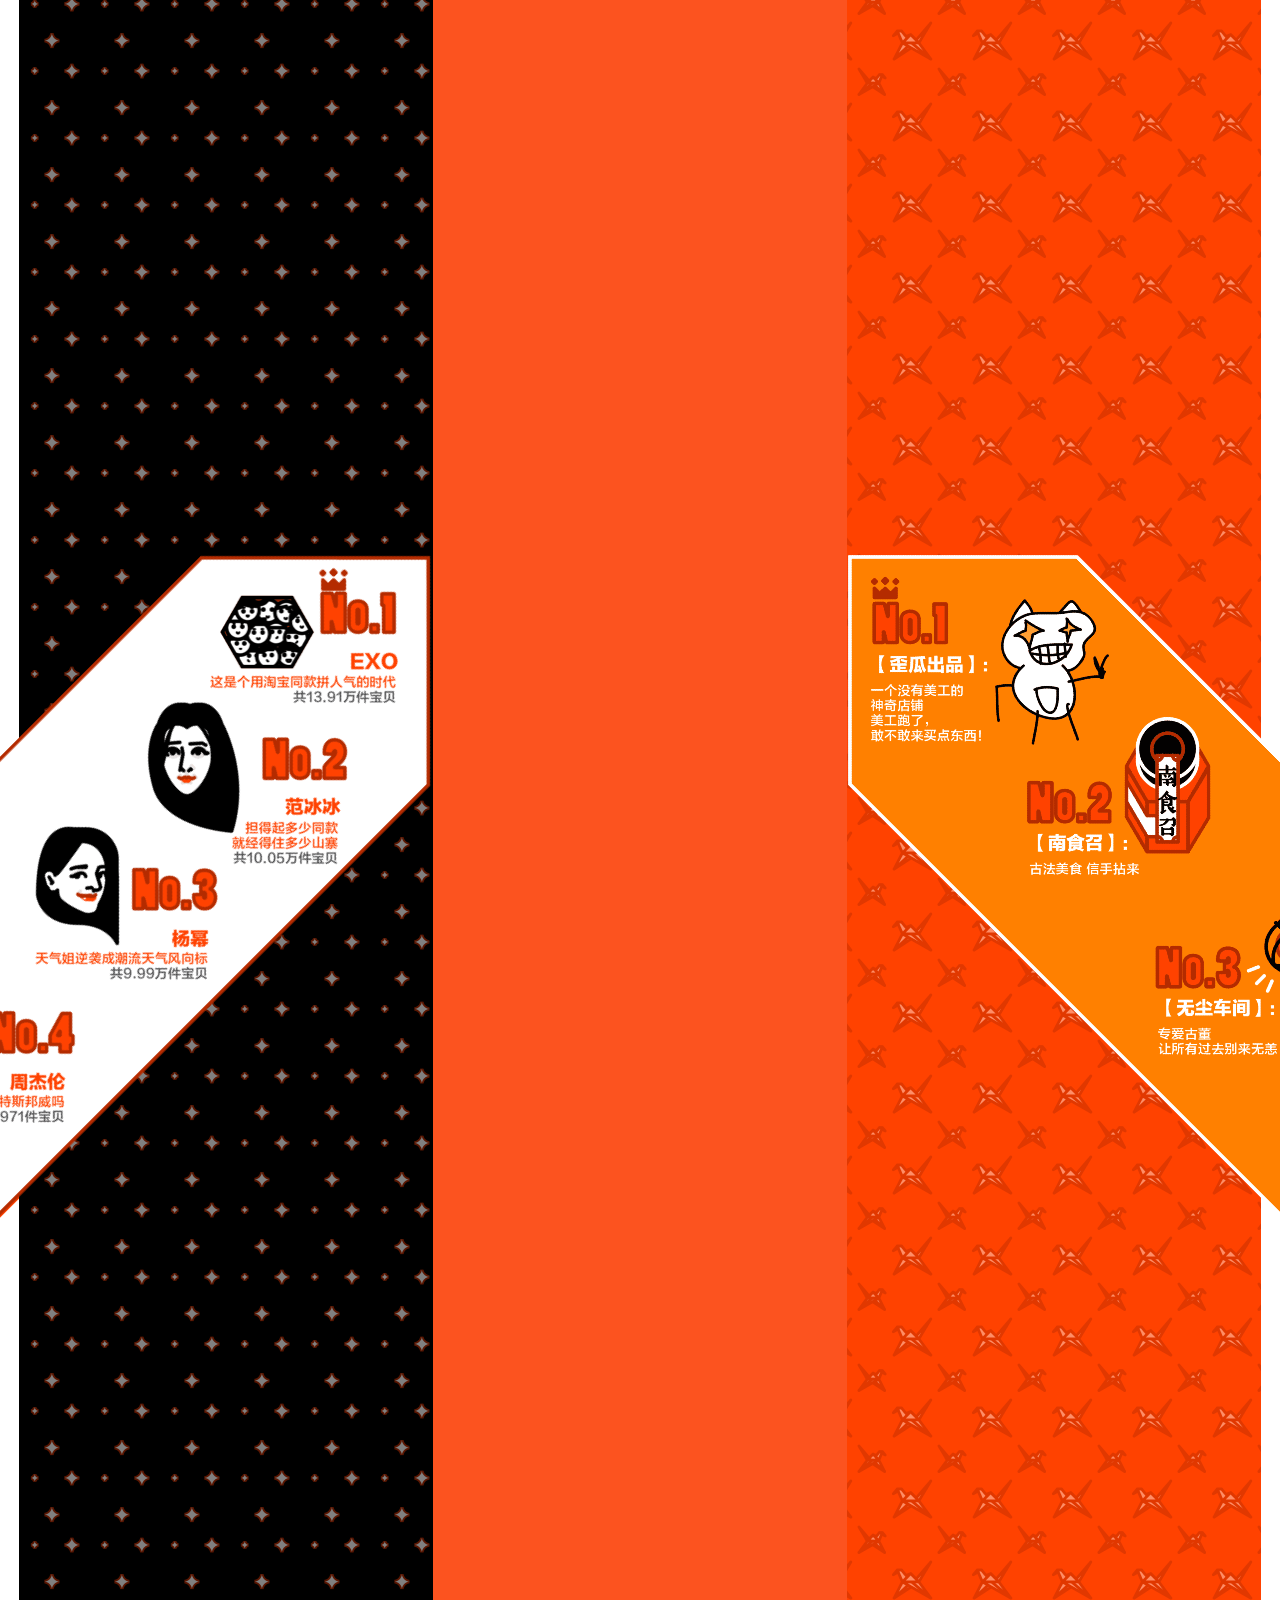
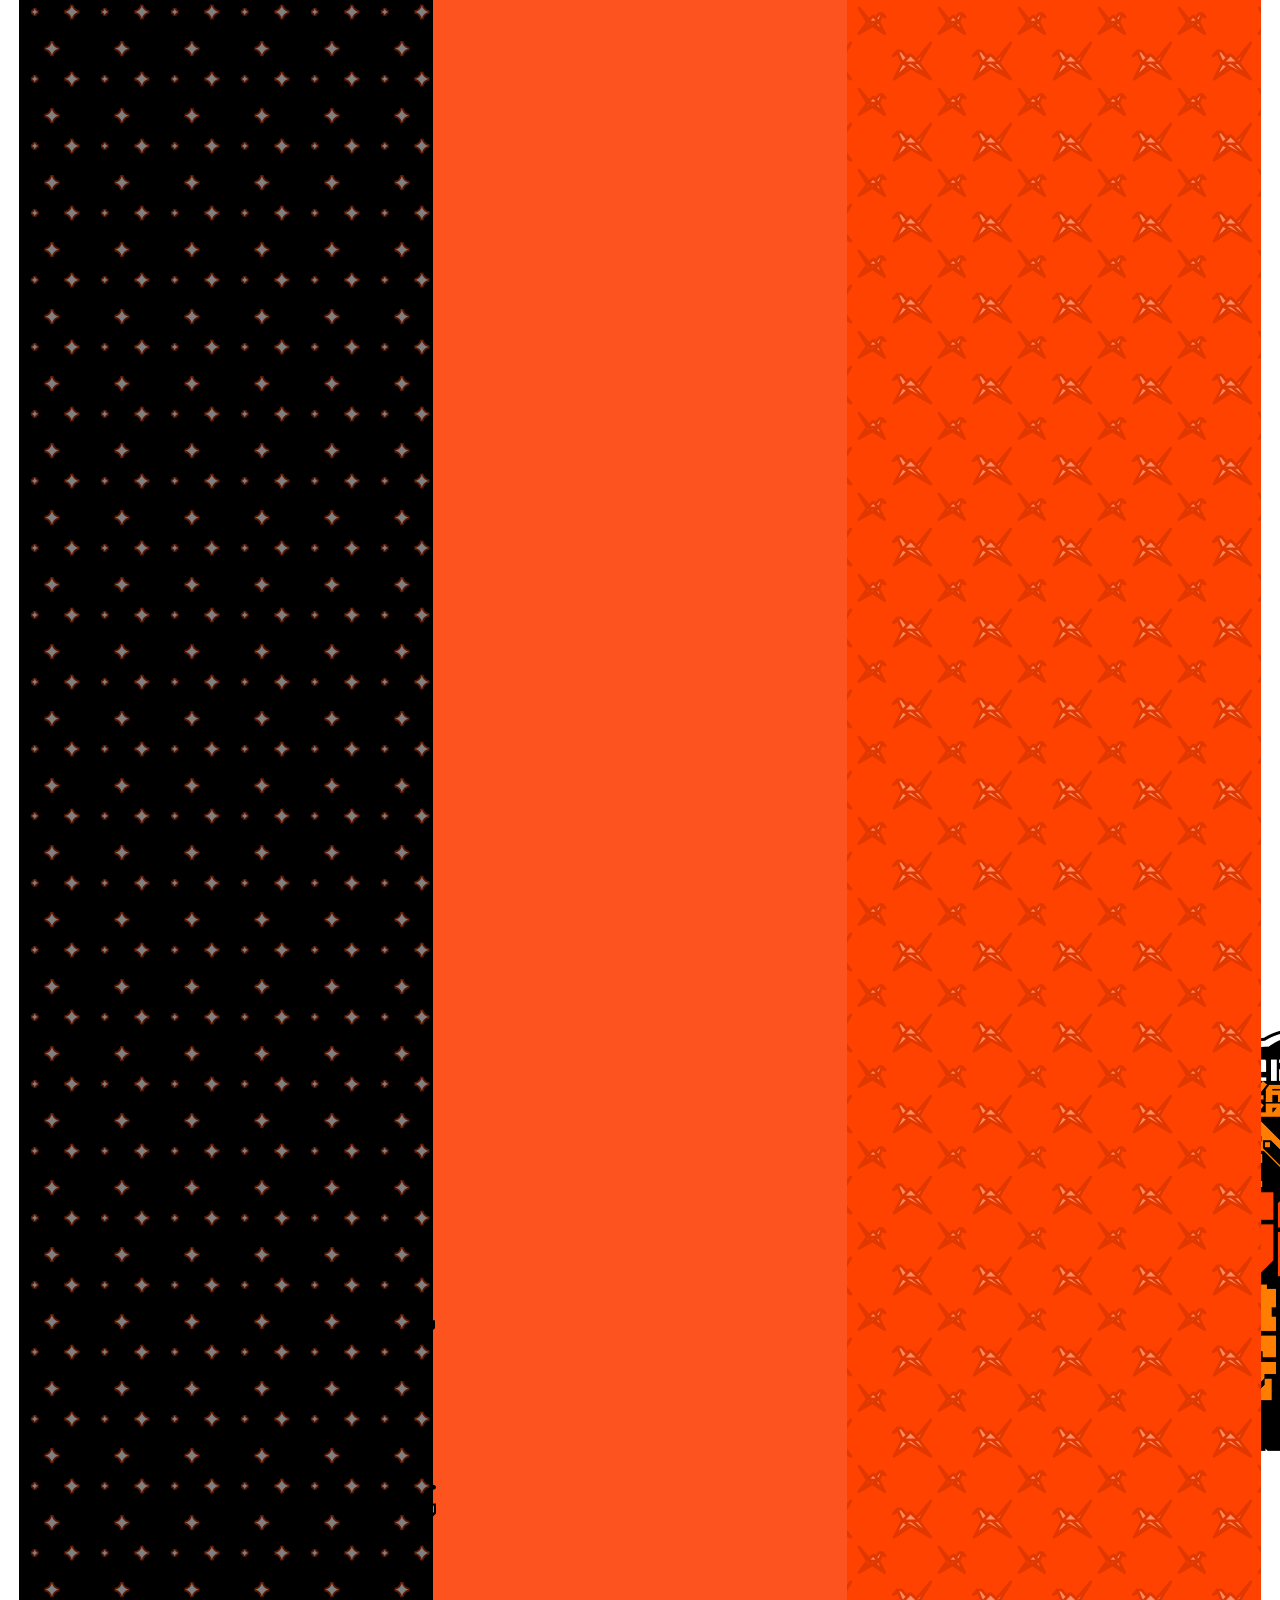
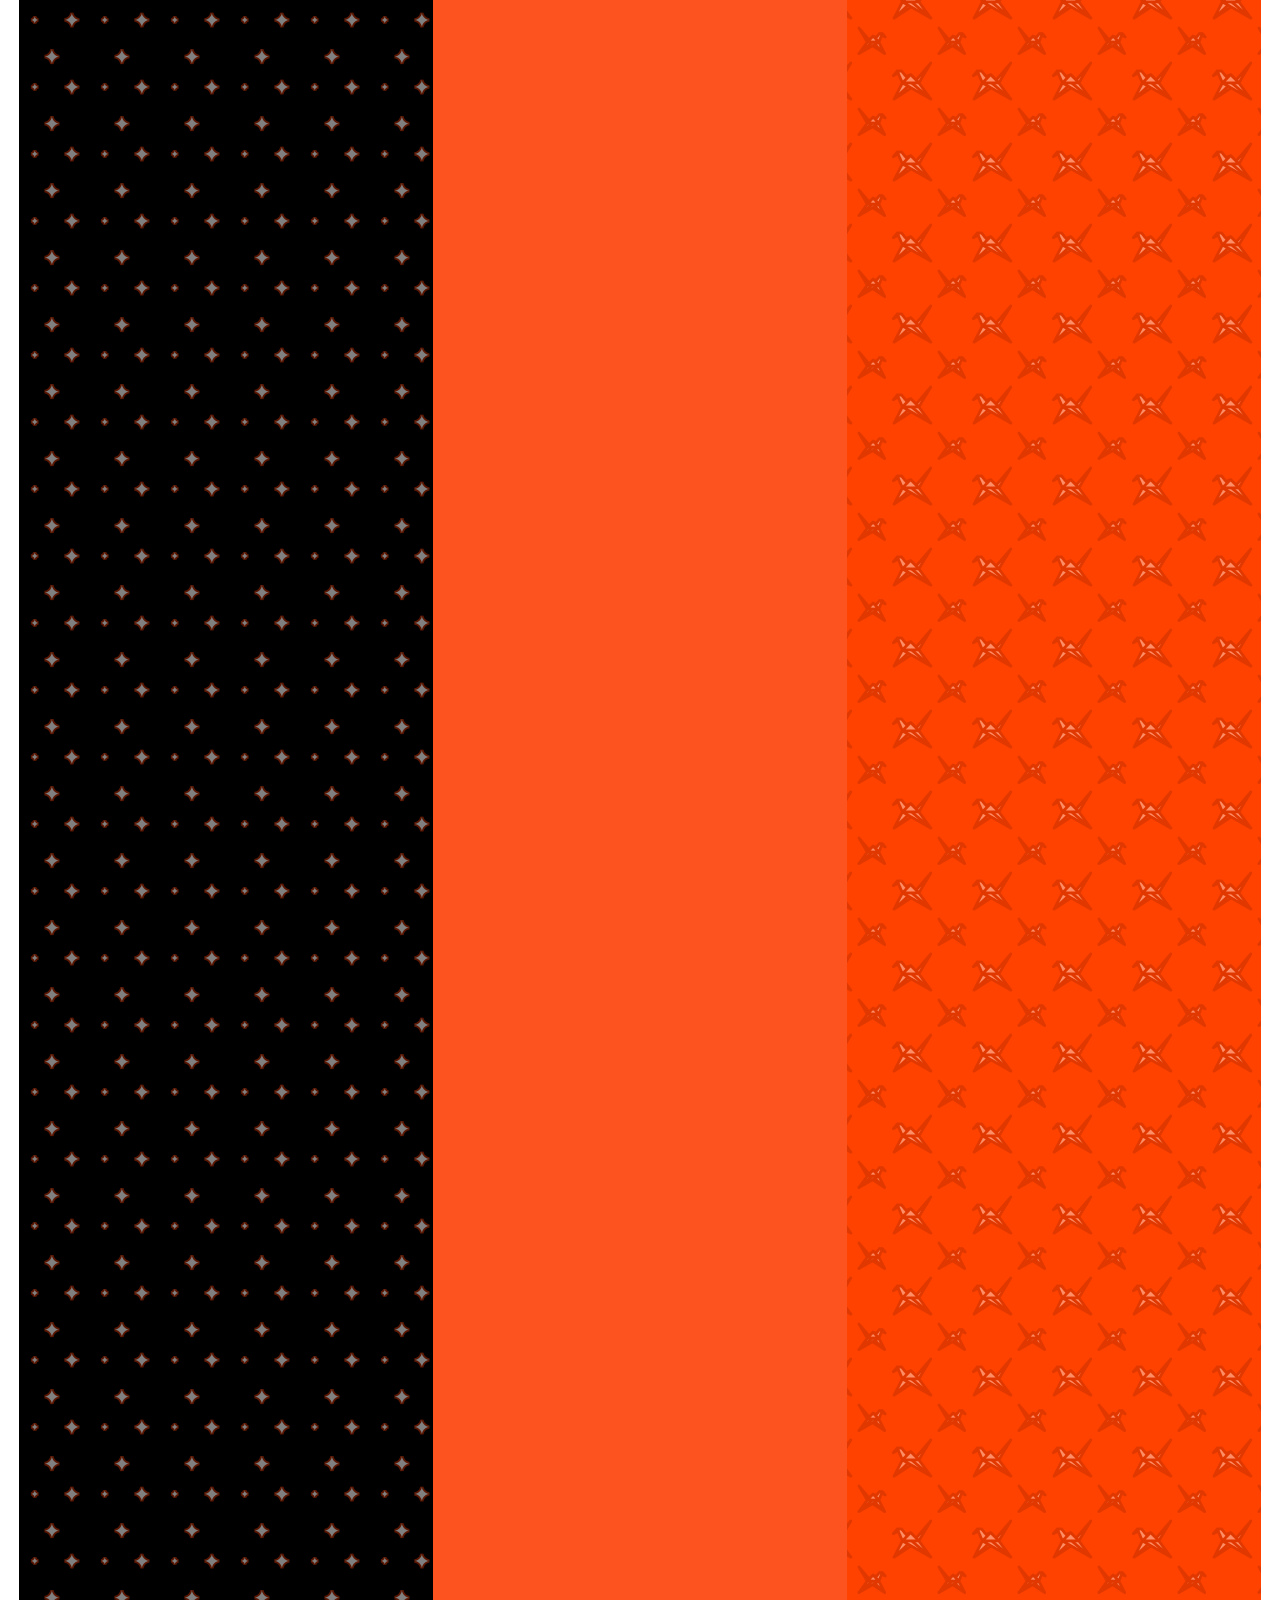
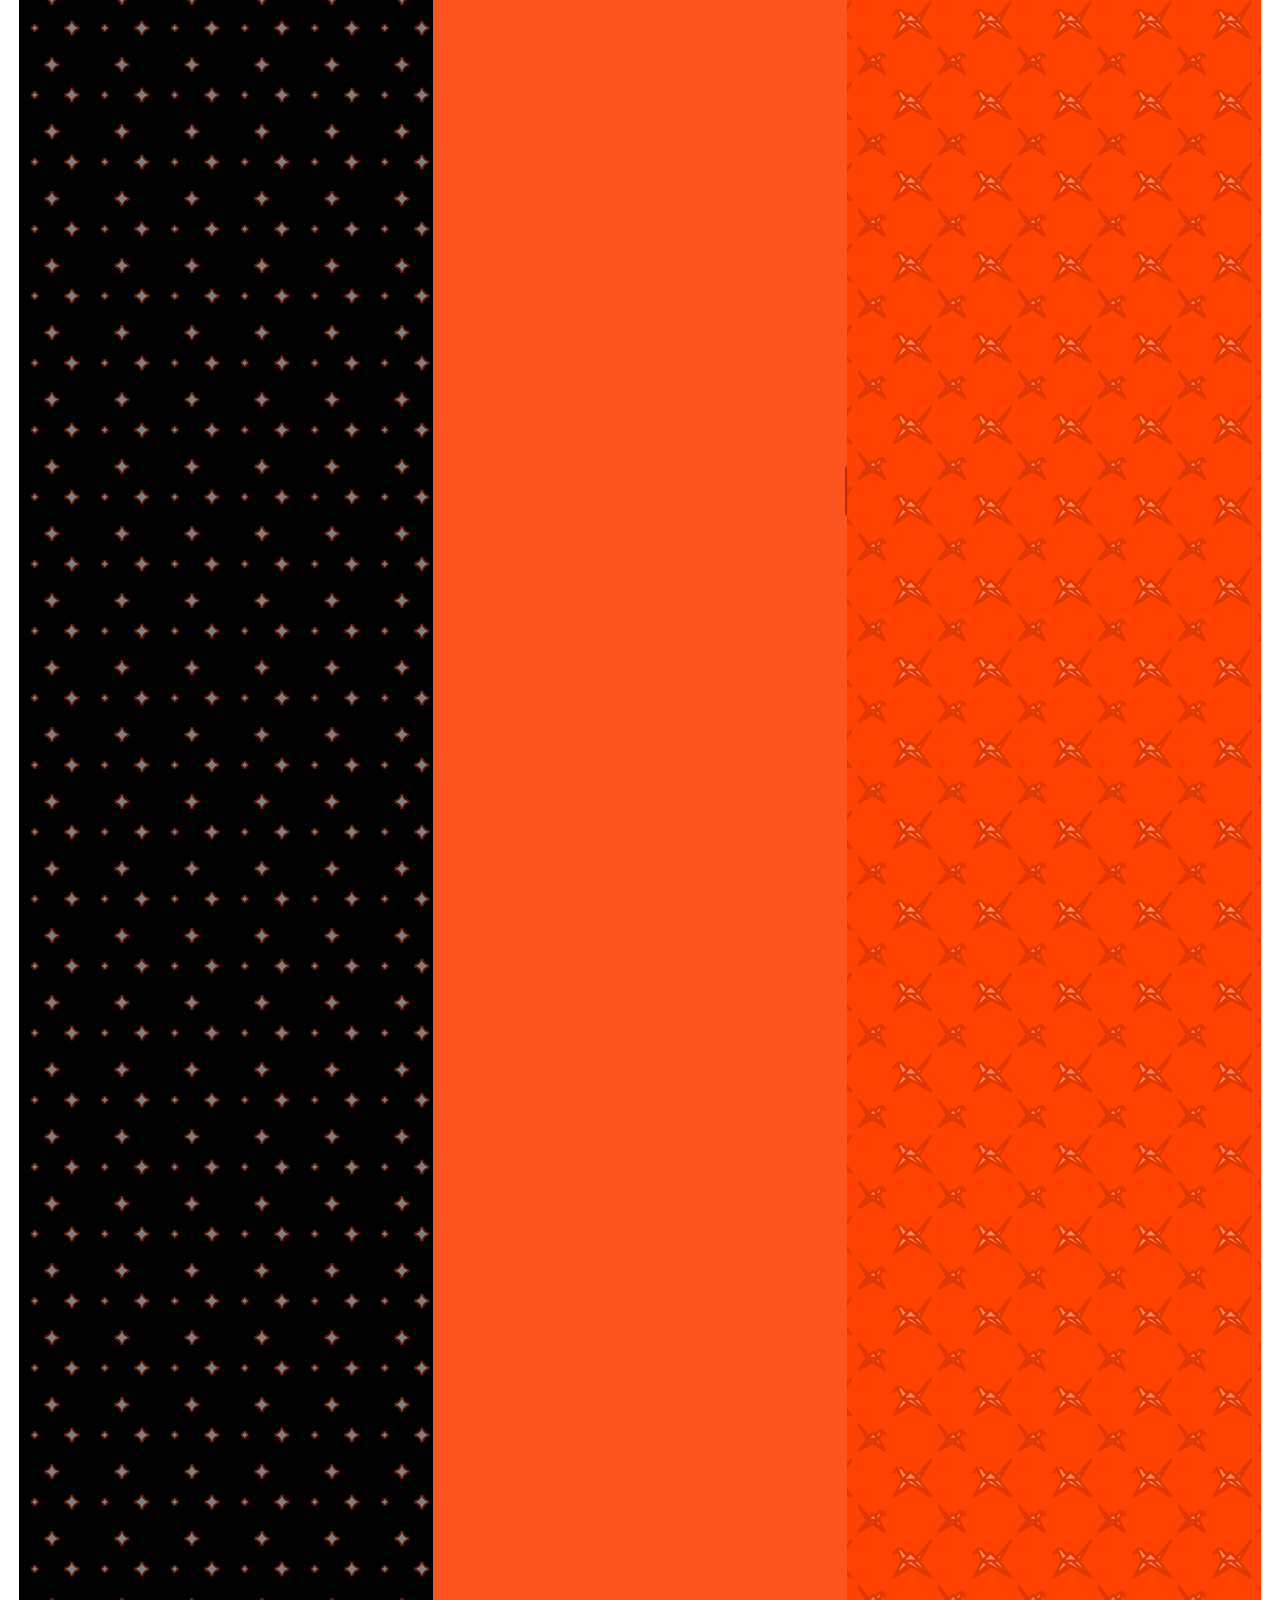
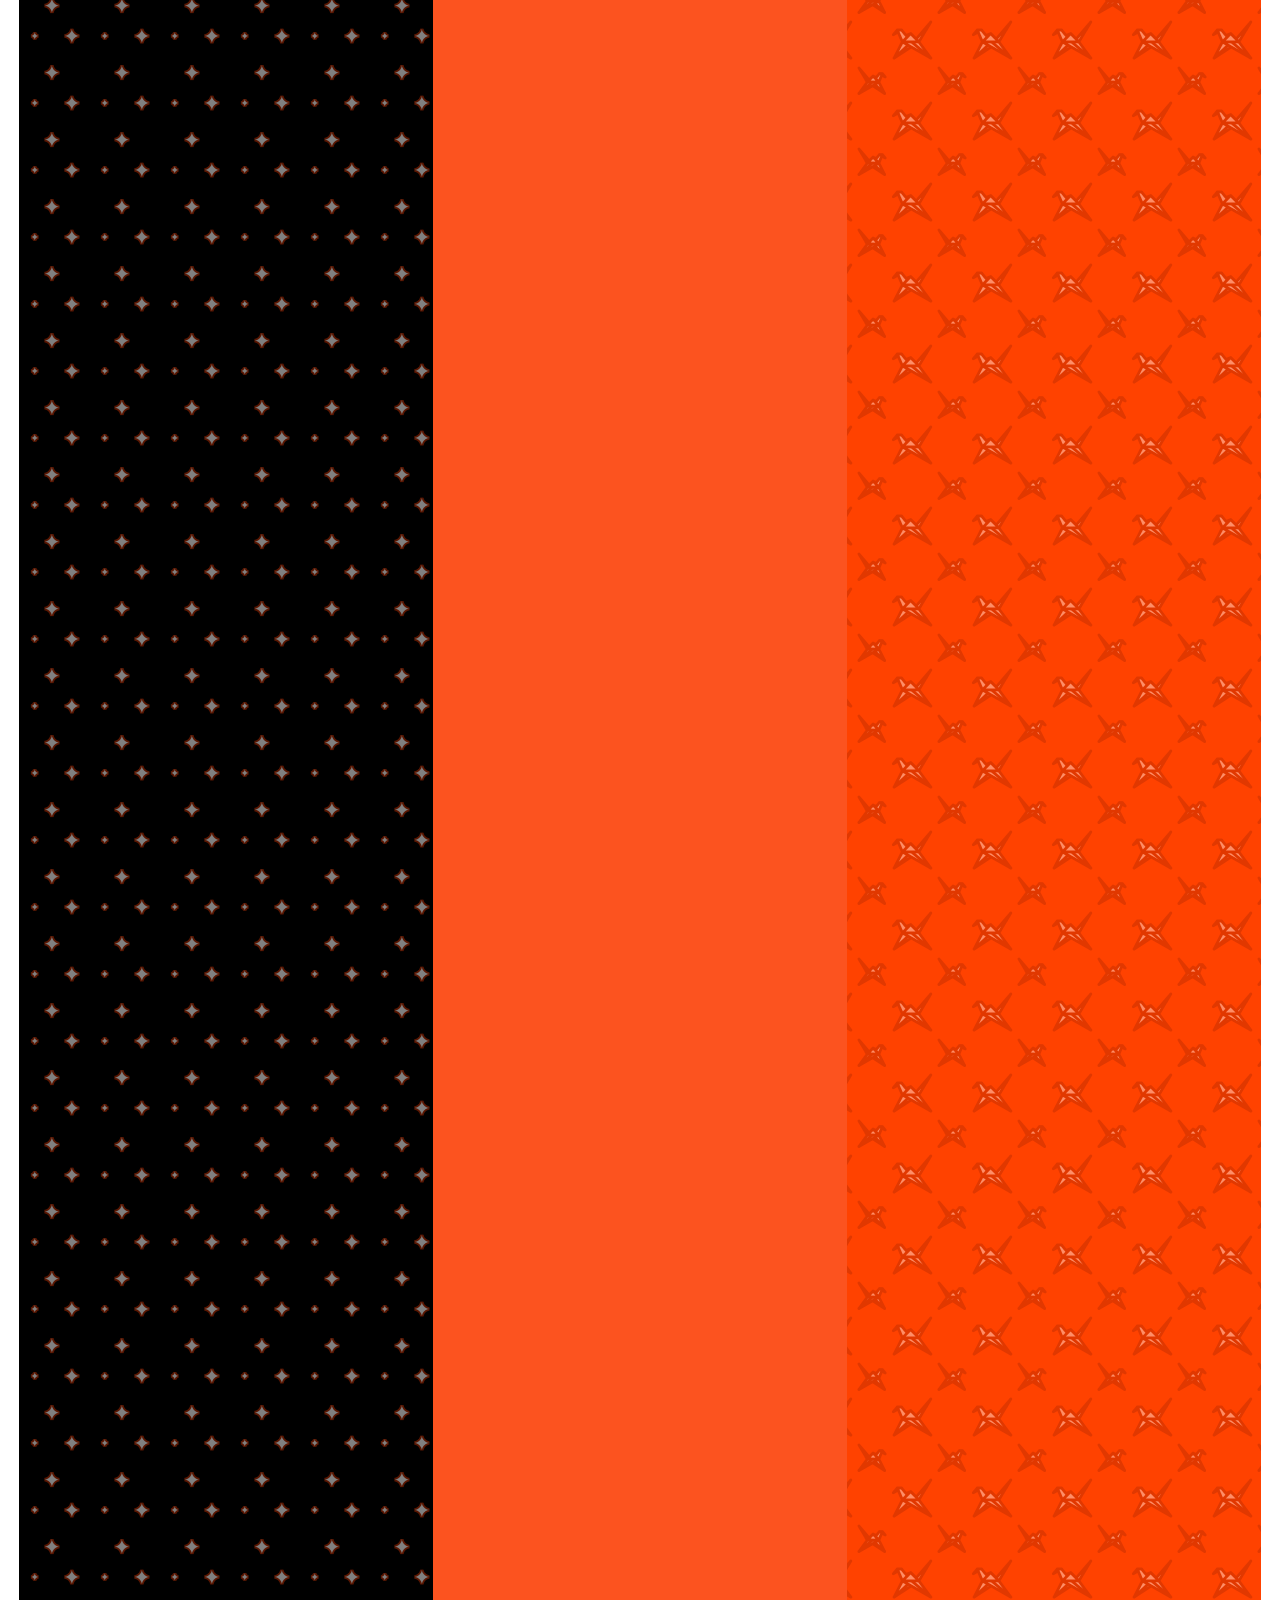
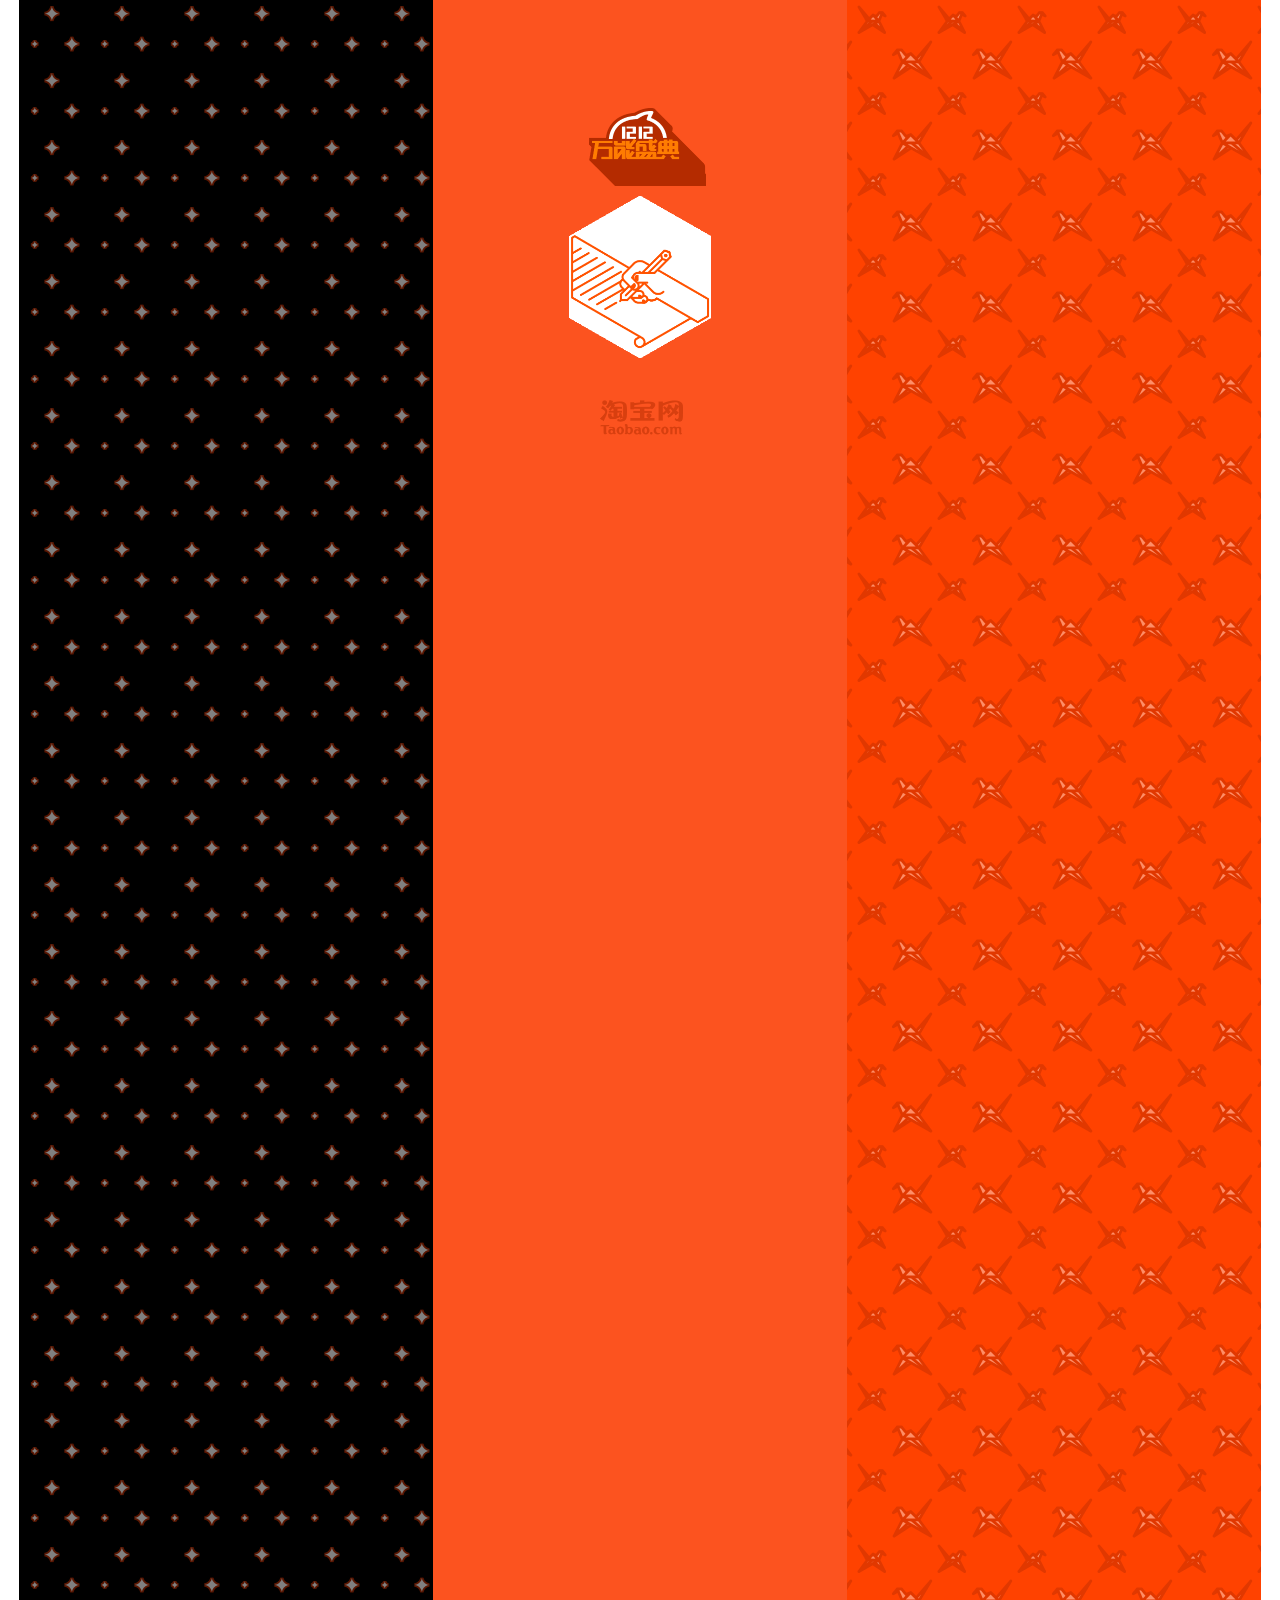
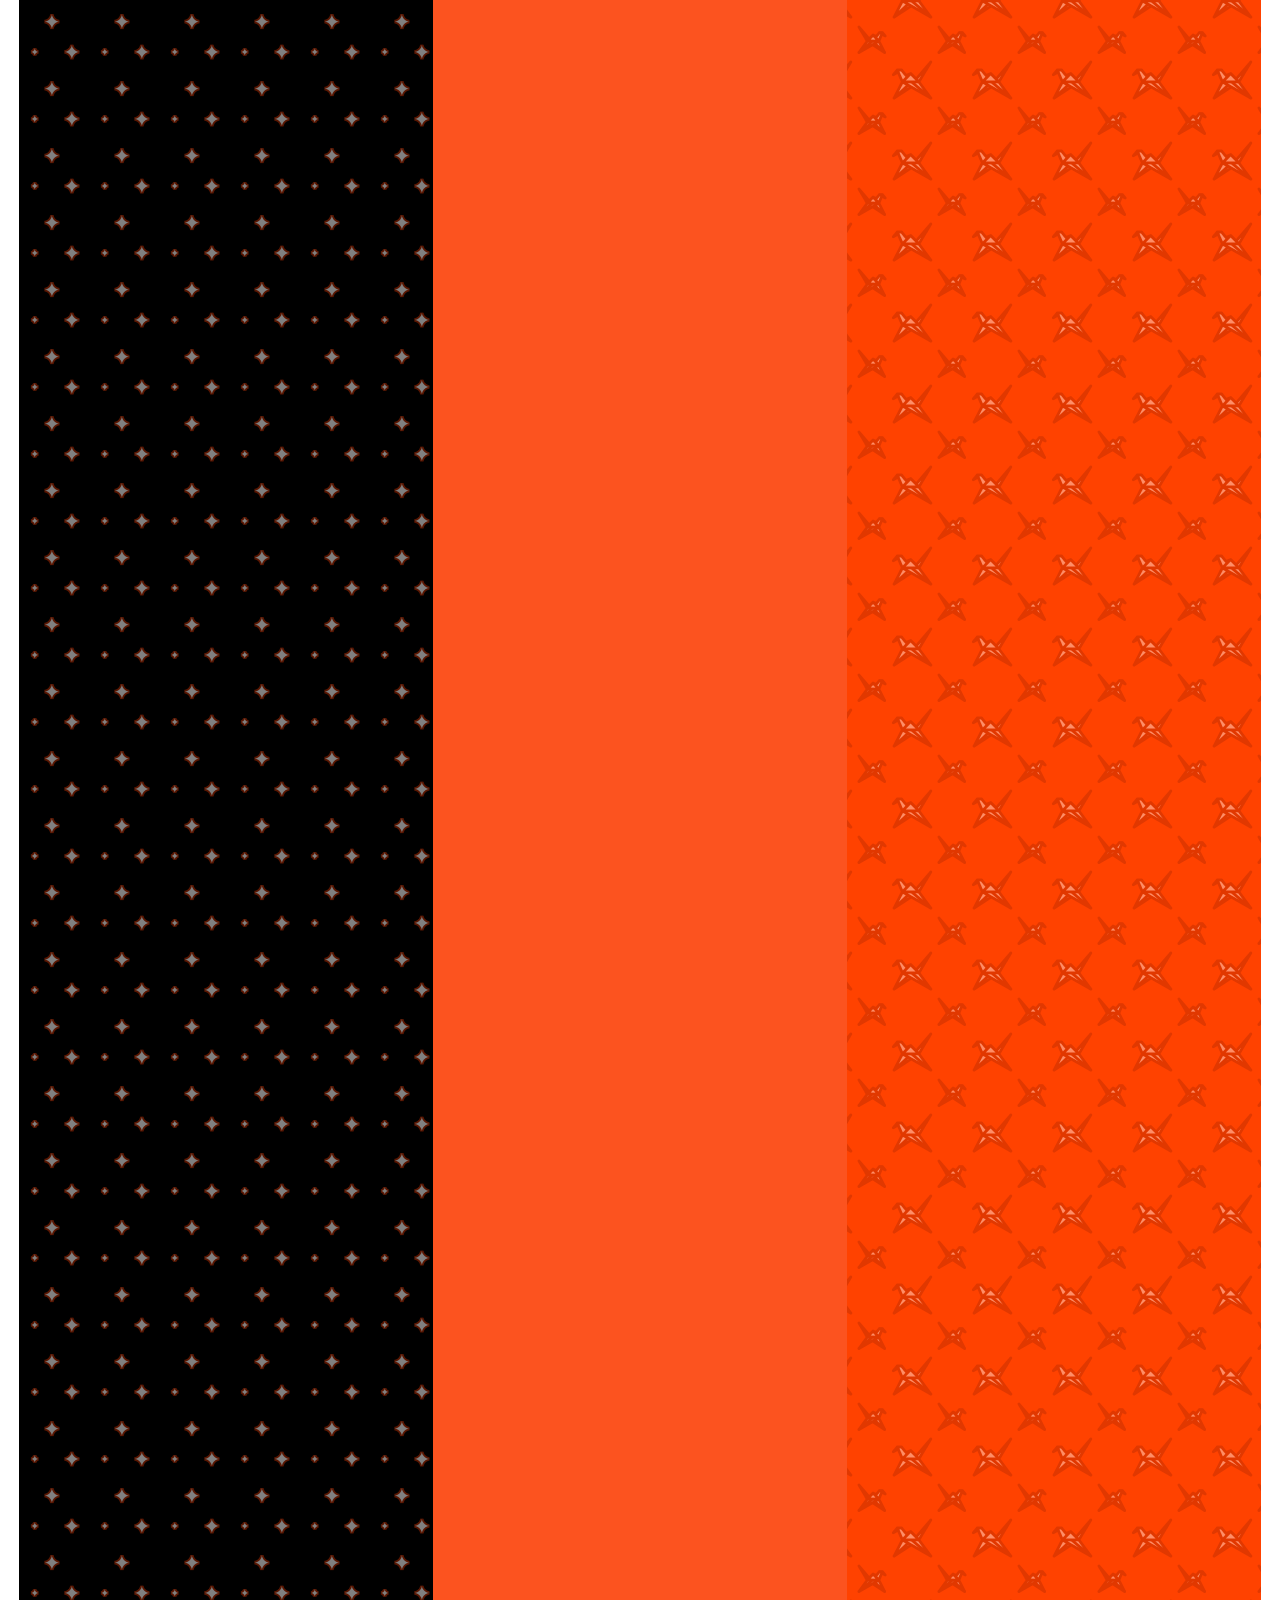
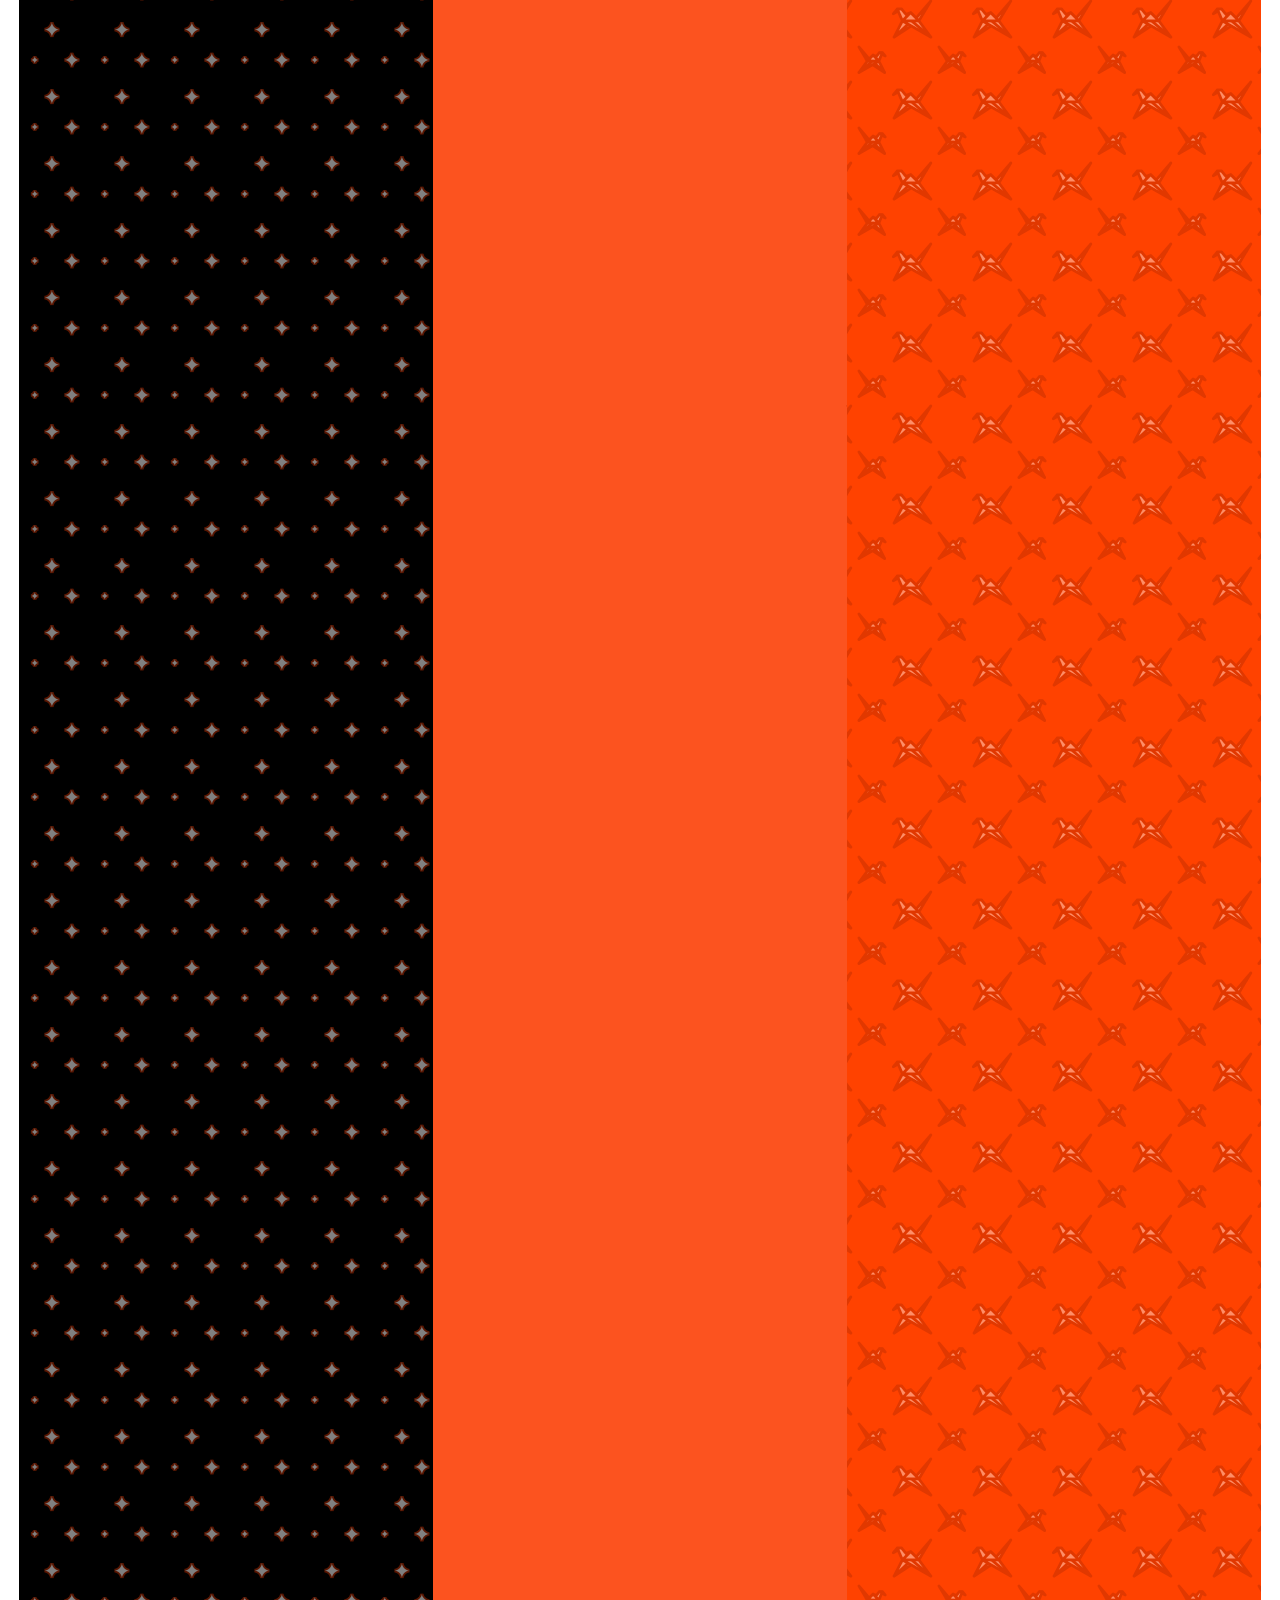
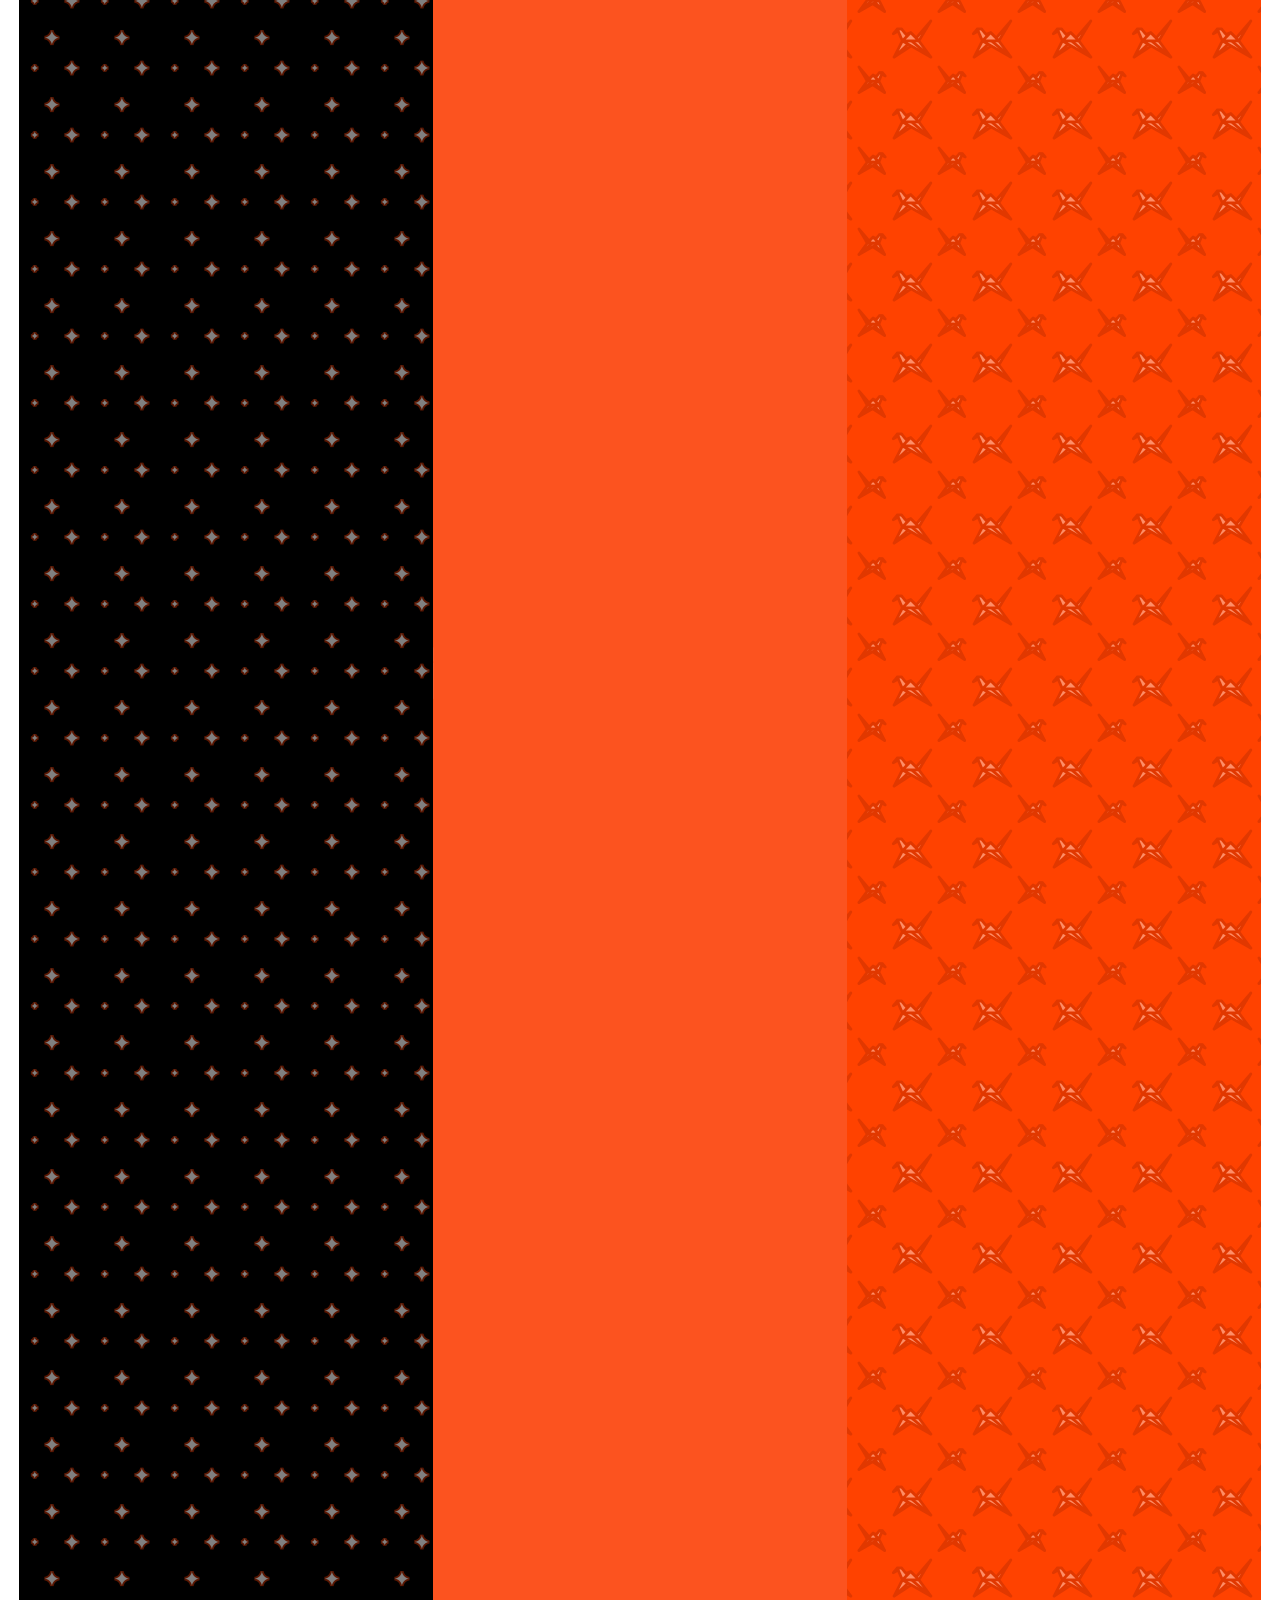
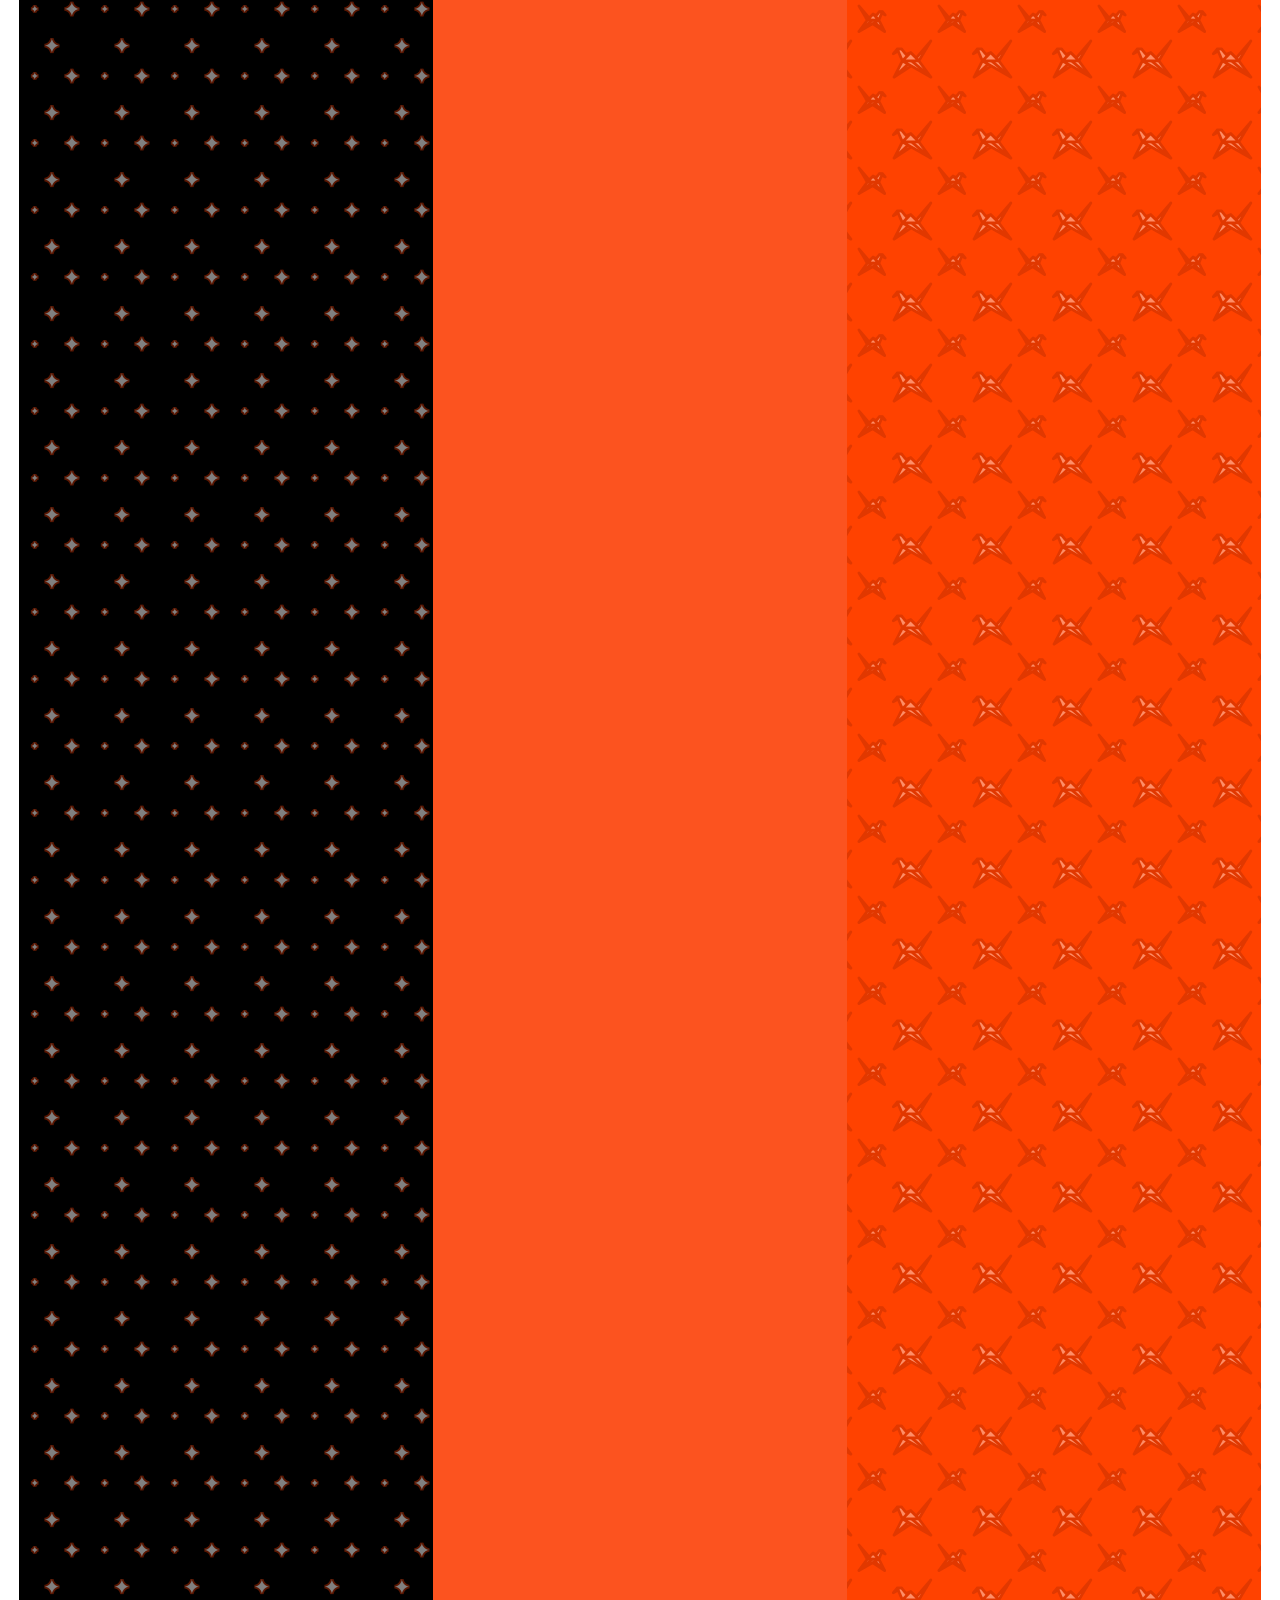
<file: iOS.html>
<!DOCTYPE html>
<html lang="zh-cn">
<head>
	<meta name="viewport" content="width=device-width, initial-scale=1, minimum-scale=1, maximum-scale=1, user-scalable=no">
	<meta charset="UTF-8">
	<title>30秒，告诉你淘宝到底有多万能</title>
	<link rel="stylesheet" href="css/normalize.css">
  	<link rel="stylesheet" href="css/main.css">
  	<script src="js/skrollr.min.js"></script>
</head>
<body>
	<div id="loading"
	data-_title="-webkit-transform[swing]: translate3d(0, 0%, 0);"
	data-_title-300="-webkit-transform: translate3d(0, -100%, 0);">
		<img src="images/loading-title.png">
		<img src="images/loading01.gif">
		<img src="images/loading02.gif">
	</div>
	<div class="loading-bg"
	data-_title="-webkit-transform[swing]: translate3d(0, 0%, 0);"
	data-_title-300="-webkit-transform: translate3d(0, -100%, 0);">
		<img src="images/bg-logo.png">
	</div>

	<div id="skroller-body">

		<!-- bg -->

		<div class="bg-catalog04"
		data-_title="opacity[begin]: 0;"
		data-_records-3200="opacity[begin]: 1;">
		</div>

		<div class="bg-catalog02"
		data-_title="opacity[begin]: 0;"
		data-_records-2900="opacity[begin]: 1;"
		data-_records-3200="opacity[begin]: 0;">
		</div>

		<div class="bg-records"
		data-_title="opacity[begin]: 0;"
		data-_title-1000="opacity[begin]: 1;"
		data-_records-2900="opacity[begin]: 0;"></div>

		<div class="bg-loading"
		data-_title="opacity[begin]: 1;-webkit-transform[swing]: translate3d(0, 100%, 0);"
		data-_title-300="opacity[begin]: 1;-webkit-transform: translate3d(0, 0%, 0);"
		data-_title-1000="opacity[begin]: 0;-webkit-transform: translate3d(0, 0%, 0);">
			<img src="images/bg-logo.png">
		</div>

		<!-- title -->

		<div class="title">
			<img src="images/title01.png"
			data-_title-400="-webkit-transform: translate3d(-340px, 360px, 0);"
			data-_title-700="-webkit-transform: translate3d(0px, 0px, 0);"
			data-_title-800="-webkit-transform[cubic]: translate3d(0px, 0px, 0);"
			data-_title-1000="-webkit-transform: translate3d(351px, -371px, 0);">
			<img src="images/title02.png"
			data-_title-400="-webkit-transform[outCubic]: translate3d(-340px, 360px, 0);"
			data-_title-700="-webkit-transform: translate3d(0px, 0px, 0);"
			data-_title-800="-webkit-transform[cubic]: translate3d(0px, 0px, 0);"
			data-_title-1000="-webkit-transform: translate3d(351px, -371px, 0);">
			<img src="images/title03.png"
			data-_title-400="-webkit-transform[swing]: translate3d(-340px, 360px, 0);"
			data-_title-700="-webkit-transform: translate3d(0px, 0px, 0);"
			data-_title-800="-webkit-transform[swing]: translate3d(0px, 0px, 0);"
			data-_title-1000="-webkit-transform: translate3d(351px, -371px, 0);">
			<img src="images/title04.png"
			data-_title-400="-webkit-transform[sqrt]: translate3d(-340px, 360px, 0);"
			data-_title-700="-webkit-transform: translate3d(0px, 0px, 0);"
			data-_title-800="-webkit-transform[quadratic]: translate3d(0px, 0px, 0);"
			data-_title-1000="-webkit-transform: translate3d(351px, -371px, 0);">
		</div>
		
		
		<!-- records -->

		<img class="title-records" src="images/title-records.png"
		data-_records="-webkit-transform: translate3d(227px, 179px, 0px);"
		data-_records-252="-webkit-transform: translate3d(0px, 0px, 0px);"
		data-_records-332="-webkit-transform: translate3d(0px, 0px, 0px);"
		data-_records-503="-webkit-transform: translate3d(-227px, -179px, 0px);">

		<div class="icon-odd icon01"
		data-_records-42="-webkit-transform: translate3d(210px, 290px, 0px);"
		data-_records-252="-webkit-transform: translate3d(0px, 80px, 0px);"
		data-_records-652="-webkit-transform: translate3d(0px, -320px, 0px);">
			<img src="images/icon-month01.png"
			data-_records-42="-webkit-transform[begin]: translate3d(0,0px, 0);"
			data-_records-62="-webkit-transform[begin]: translate3d(0,-132.5px, 0);"
			data-_records-83="-webkit-transform[begin]: translate3d(0,-265px, 0);"
			data-_records-103="-webkit-transform[begin]: translate3d(0,-397.5px, 0);"
			data-_records-123="-webkit-transform[begin]: translate3d(0,-530px, 0);"
			data-_records-144="-webkit-transform[begin]: translate3d(0,-662.5px, 0);"
			data-_records-164="-webkit-transform[begin]: translate3d(0,-795px, 0);"
			data-_records-184="-webkit-transform[begin]: translate3d(0,-927.5px, 0);"
			data-_records-205="-webkit-transform[begin]: translate3d(0,-1060px, 0);"
			data-_records-225="-webkit-transform[begin]: translate3d(0,-1192.5px, 0);"
			data-_records-245="-webkit-transform[begin]: translate3d(0,0px, 0);"
			data-_records-266="-webkit-transform[begin]: translate3d(0,-132.5px, 0);"
			data-_records-286="-webkit-transform[begin]: translate3d(0,-265px, 0);"
			data-_records-306="-webkit-transform[begin]: translate3d(0,-397.5px, 0);"
			data-_records-327="-webkit-transform[begin]: translate3d(0,-530px, 0);"
			data-_records-347="-webkit-transform[begin]: translate3d(0,-662.5px, 0);"
			data-_records-367="-webkit-transform[begin]: translate3d(0,-795px, 0);"
			data-_records-388="-webkit-transform[begin]: translate3d(0,-927.5px, 0);"
			data-_records-408="-webkit-transform[begin]: translate3d(0,-1060px, 0);"
			data-_records-428="-webkit-transform[begin]: translate3d(0,-1192.5px, 0);"
			data-_records-449="-webkit-transform[begin]: translate3d(0,0px, 0);"
			data-_records-469="-webkit-transform[begin]: translate3d(0,-132.5px, 0);"
			data-_records-489="-webkit-transform[begin]: translate3d(0,-265px, 0);"
			data-_records-510="-webkit-transform[begin]: translate3d(0,-397.5px, 0);"
			data-_records-530="-webkit-transform[begin]: translate3d(0,-530px, 0);"
			data-_records-550="-webkit-transform[begin]: translate3d(0,-662.5px, 0);"
			data-_records-571="-webkit-transform[begin]: translate3d(0,-795px, 0);"
			data-_records-591="-webkit-transform[begin]: translate3d(0,-927.5px, 0);"
			data-_records-611="-webkit-transform[begin]: translate3d(0,-1060px, 0);"
			data-_records-632="-webkit-transform[begin]: translate3d(0,-1192.5px, 0);">
		</div>

		<div class="month-odd month01"
		data-_records="-webkit-transform: translate3d(-252px, 332px, 0px);"
		data-_records-252="-webkit-transform: translate3d(0px, 80px, 0px);"
		data-_records-825="-webkit-transform: translate3d(0px, -493px, 0px);">
			<div></div>
		</div>

		<div class="icon-even icon02"
		data-_records-122="-webkit-transform: translate3d(-210px, 210px, 0px);"
		data-_records-332="-webkit-transform: translate3d(0px, 0px, 0px);"
		data-_records-792="-webkit-transform: translate3d(0px, -460px, 0px);">
			<img src="images/icon-month02.png"
			data-_records-122="-webkit-transform[begin]: translate3d(0,0px, 0);"
			data-_records-144="-webkit-transform[begin]: translate3d(0,-160.5px, 0);"
			data-_records-167="-webkit-transform[begin]: translate3d(0,-321px, 0);"
			data-_records-189="-webkit-transform[begin]: translate3d(0,-481.5px, 0);"
			data-_records-211="-webkit-transform[begin]: translate3d(0,-642px, 0);"
			data-_records-234="-webkit-transform[begin]: translate3d(0,-802.5px, 0);"
			data-_records-256="-webkit-transform[begin]: translate3d(0,-963px, 0);"
			data-_records-278="-webkit-transform[begin]: translate3d(0,-1123.5px, 0);"
			data-_records-301="-webkit-transform[begin]: translate3d(0,-1284px, 0);"
			data-_records-323="-webkit-transform[begin]: translate3d(0,-1444.5px, 0);"
			data-_records-345="-webkit-transform[begin]: translate3d(0,0px, 0);"
			data-_records-368="-webkit-transform[begin]: translate3d(0,-160.5px, 0);"
			data-_records-390="-webkit-transform[begin]: translate3d(0,-321px, 0);"
			data-_records-412="-webkit-transform[begin]: translate3d(0,-481.5px, 0);"
			data-_records-435="-webkit-transform[begin]: translate3d(0,-642px, 0);"
			data-_records-457="-webkit-transform[begin]: translate3d(0,-802.5px, 0);"
			data-_records-479="-webkit-transform[begin]: translate3d(0,-963px, 0);"
			data-_records-502="-webkit-transform[begin]: translate3d(0,-1123.5px, 0);"
			data-_records-524="-webkit-transform[begin]: translate3d(0,-1284px, 0);"
			data-_records-546="-webkit-transform[begin]: translate3d(0,-1444.5px, 0);"
			data-_records-569="-webkit-transform[begin]: translate3d(0,0px, 0);"
			data-_records-591="-webkit-transform[begin]: translate3d(0,-160.5px, 0);"
			data-_records-613="-webkit-transform[begin]: translate3d(0,-321px, 0);"
			data-_records-636="-webkit-transform[begin]: translate3d(0,-481.5px, 0);"
			data-_records-658="-webkit-transform[begin]: translate3d(0,-642px, 0);"
			data-_records-680="-webkit-transform[begin]: translate3d(0,-802.5px, 0);"
			data-_records-703="-webkit-transform[begin]: translate3d(0,-963px, 0);"
			data-_records-725="-webkit-transform[begin]: translate3d(0,-1123.5px, 0);"
			data-_records-747="-webkit-transform[begin]: translate3d(0,-1284px, 0);"
			data-_records-770="-webkit-transform[begin]: translate3d(0,-1444.5px, 0);">
		</div>

		<div class="month-even month02"
		data-_records="-webkit-transform: translate3d(332px, 332px, 0px);"
		data-_records-332="-webkit-transform: translate3d(0px, 0px, 0px);"
		data-_records-973="-webkit-transform: translate3d(0px, -641px, 0px);">
			<div></div>
		</div>

		<div class="icon-odd icon03"
		data-_records-374="-webkit-transform: translate3d(210px, 290px, 0px);"
		data-_records-584="-webkit-transform: translate3d(0px, 80px, 0px);"
		data-_records-984="-webkit-transform: translate3d(0px, -320px, 0px);">
			<img src="images/icon-month03.png"
			data-_records-374="-webkit-transform[begin]: translate3d(0,0px, 0);"
			data-_records-394="-webkit-transform[begin]: translate3d(0,-135.5px, 0);"
			data-_records-415="-webkit-transform[begin]: translate3d(0,-271px, 0);"
			data-_records-435="-webkit-transform[begin]: translate3d(0,-406.5px, 0);"
			data-_records-455="-webkit-transform[begin]: translate3d(0,-542px, 0);"
			data-_records-476="-webkit-transform[begin]: translate3d(0,-677.5px, 0);"
			data-_records-496="-webkit-transform[begin]: translate3d(0,-813px, 0);"
			data-_records-516="-webkit-transform[begin]: translate3d(0,-948.5px, 0);"
			data-_records-537="-webkit-transform[begin]: translate3d(0,-1084px, 0);"
			data-_records-557="-webkit-transform[begin]: translate3d(0,-1219.5px, 0);"
			data-_records-577="-webkit-transform[begin]: translate3d(0,0px, 0);"
			data-_records-598="-webkit-transform[begin]: translate3d(0,-135.5px, 0);"
			data-_records-618="-webkit-transform[begin]: translate3d(0,-271px, 0);"
			data-_records-638="-webkit-transform[begin]: translate3d(0,-406.5px, 0);"
			data-_records-659="-webkit-transform[begin]: translate3d(0,-542px, 0);"
			data-_records-679="-webkit-transform[begin]: translate3d(0,-677.5px, 0);"
			data-_records-699="-webkit-transform[begin]: translate3d(0,-813px, 0);"
			data-_records-720="-webkit-transform[begin]: translate3d(0,-948.5px, 0);"
			data-_records-740="-webkit-transform[begin]: translate3d(0,-1084px, 0);"
			data-_records-760="-webkit-transform[begin]: translate3d(0,-1219.5px, 0);"
			data-_records-781="-webkit-transform[begin]: translate3d(0,0px, 0);"
			data-_records-801="-webkit-transform[begin]: translate3d(0,-135.5px, 0);"
			data-_records-821="-webkit-transform[begin]: translate3d(0,-271px, 0);"
			data-_records-842="-webkit-transform[begin]: translate3d(0,-406.5px, 0);"
			data-_records-862="-webkit-transform[begin]: translate3d(0,-542px, 0);"
			data-_records-882="-webkit-transform[begin]: translate3d(0,-677.5px, 0);"
			data-_records-903="-webkit-transform[begin]: translate3d(0,-813px, 0);"
			data-_records-923="-webkit-transform[begin]: translate3d(0,-948.5px, 0);"
			data-_records-943="-webkit-transform[begin]: translate3d(0,-1084px, 0);"
			data-_records-964="-webkit-transform[begin]: translate3d(0,-1219.5px, 0);">
		</div>

		<div class="month-odd month03"
		data-_records-332="-webkit-transform: translate3d(-252px, 332px, 0px);"
		data-_records-584="-webkit-transform: translate3d(0px, 80px, 0px);"
		data-_records-1157="-webkit-transform: translate3d(0px, -493px, 0px);">
			 <div></div>
		</div>

		<div class="icon-even icon04"
		data-_records-454="-webkit-transform: translate3d(-210px, 210px, 0px);"
		data-_records-664="-webkit-transform: translate3d(0px, 0px, 0px);"
		data-_records-1124="-webkit-transform: translate3d(0px, -460px, 0px);">
			<img src="images/icon-month04.png"
			data-_records-454="-webkit-transform[begin]: translate3d(0,0px, 0);"
			data-_records-476="-webkit-transform[begin]: translate3d(0,-150px, 0);"
			data-_records-499="-webkit-transform[begin]: translate3d(0,-300px, 0);"
			data-_records-521="-webkit-transform[begin]: translate3d(0,-450px, 0);"
			data-_records-543="-webkit-transform[begin]: translate3d(0,-600px, 0);"
			data-_records-566="-webkit-transform[begin]: translate3d(0,-750px, 0);"
			data-_records-588="-webkit-transform[begin]: translate3d(0,-900px, 0);"
			data-_records-610="-webkit-transform[begin]: translate3d(0,-1050px, 0);"
			data-_records-633="-webkit-transform[begin]: translate3d(0,-1200px, 0);"
			data-_records-655="-webkit-transform[begin]: translate3d(0,-1350px, 0);"
			data-_records-677="-webkit-transform[begin]: translate3d(0,0px, 0);"
			data-_records-700="-webkit-transform[begin]: translate3d(0,-150px, 0);"
			data-_records-722="-webkit-transform[begin]: translate3d(0,-300px, 0);"
			data-_records-744="-webkit-transform[begin]: translate3d(0,-450px, 0);"
			data-_records-767="-webkit-transform[begin]: translate3d(0,-600px, 0);"
			data-_records-789="-webkit-transform[begin]: translate3d(0,-750px, 0);"
			data-_records-811="-webkit-transform[begin]: translate3d(0,-900px, 0);"
			data-_records-834="-webkit-transform[begin]: translate3d(0,-1050px, 0);"
			data-_records-856="-webkit-transform[begin]: translate3d(0,-1200px, 0);"
			data-_records-878="-webkit-transform[begin]: translate3d(0,-1350px, 0);"
			data-_records-901="-webkit-transform[begin]: translate3d(0,0px, 0);"
			data-_records-923="-webkit-transform[begin]: translate3d(0,-150px, 0);"
			data-_records-945="-webkit-transform[begin]: translate3d(0,-300px, 0);"
			data-_records-968="-webkit-transform[begin]: translate3d(0,-450px, 0);"
			data-_records-990="-webkit-transform[begin]: translate3d(0,-600px, 0);"
			data-_records-1012="-webkit-transform[begin]: translate3d(0,-750px, 0);"
			data-_records-1035="-webkit-transform[begin]: translate3d(0,-900px, 0);"
			data-_records-1057="-webkit-transform[begin]: translate3d(0,-1050px, 0);"
			data-_records-1079="-webkit-transform[begin]: translate3d(0,-1200px, 0);"
			data-_records-1102="-webkit-transform[begin]: translate3d(0,-1350px, 0);">
		</div>

		<div class="month-even month04"
		data-_records-332="-webkit-transform: translate3d(332px, 332px, 0px);"
		data-_records-664="-webkit-transform: translate3d(0px, 0px, 0px);"
		data-_records-1305="-webkit-transform: translate3d(0px, -641px, 0px);">
			<div></div>
		</div>

		<div class="icon-odd icon05"
		data-_records-706="-webkit-transform: translate3d(210px, 290px, 0px);"
		data-_records-916="-webkit-transform: translate3d(0px, 80px, 0px);"
		data-_records-1316="-webkit-transform: translate3d(0px, -320px, 0px);">
			<img src="images/icon-month05.png"
			data-_records-706="-webkit-transform[begin]: translate3d(0,0px, 0);"
			data-_records-726="-webkit-transform[begin]: translate3d(0,-101px, 0);"
			data-_records-747="-webkit-transform[begin]: translate3d(0,-202px, 0);"
			data-_records-767="-webkit-transform[begin]: translate3d(0,-303px, 0);"
			data-_records-787="-webkit-transform[begin]: translate3d(0,-404px, 0);"
			data-_records-808="-webkit-transform[begin]: translate3d(0,-505px, 0);"
			data-_records-828="-webkit-transform[begin]: translate3d(0,-606px, 0);"
			data-_records-848="-webkit-transform[begin]: translate3d(0,-707px, 0);"
			data-_records-869="-webkit-transform[begin]: translate3d(0,-808px, 0);"
			data-_records-889="-webkit-transform[begin]: translate3d(0,-909px, 0);"
			data-_records-909="-webkit-transform[begin]: translate3d(0,0px, 0);"
			data-_records-930="-webkit-transform[begin]: translate3d(0,-101px, 0);"
			data-_records-950="-webkit-transform[begin]: translate3d(0,-202px, 0);"
			data-_records-970="-webkit-transform[begin]: translate3d(0,-303px, 0);"
			data-_records-991="-webkit-transform[begin]: translate3d(0,-404px, 0);"
			data-_records-1011="-webkit-transform[begin]: translate3d(0,-505px, 0);"
			data-_records-1031="-webkit-transform[begin]: translate3d(0,-606px, 0);"
			data-_records-1052="-webkit-transform[begin]: translate3d(0,-707px, 0);"
			data-_records-1072="-webkit-transform[begin]: translate3d(0,-808px, 0);"
			data-_records-1092="-webkit-transform[begin]: translate3d(0,-909px, 0);"
			data-_records-1113="-webkit-transform[begin]: translate3d(0,0px, 0);"
			data-_records-1133="-webkit-transform[begin]: translate3d(0,-101px, 0);"
			data-_records-1153="-webkit-transform[begin]: translate3d(0,-202px, 0);"
			data-_records-1174="-webkit-transform[begin]: translate3d(0,-303px, 0);"
			data-_records-1194="-webkit-transform[begin]: translate3d(0,-404px, 0);"
			data-_records-1214="-webkit-transform[begin]: translate3d(0,-505px, 0);"
			data-_records-1235="-webkit-transform[begin]: translate3d(0,-606px, 0);"
			data-_records-1255="-webkit-transform[begin]: translate3d(0,-707px, 0);"
			data-_records-1275="-webkit-transform[begin]: translate3d(0,-808px, 0);"
			data-_records-1296="-webkit-transform[begin]: translate3d(0,-909px, 0);">
		</div>

		<div class="month-odd month05"
		data-_records-664="-webkit-transform: translate3d(-252px, 332px, 0px);"
		data-_records-916="-webkit-transform: translate3d(0px, 80px, 0px);"
		data-_records-1489="-webkit-transform: translate3d(0px, -493px, 0px);">
			<div></div>
		</div>

		<div class="icon-even icon06"
		data-_records-786="-webkit-transform: translate3d(-210px, 210px, 0px);"
		data-_records-996="-webkit-transform: translate3d(0px, 0px, 0px);"
		data-_records-1456="-webkit-transform: translate3d(0px, -460px, 0px);">
			<img src="images/icon-month06.png"
			data-_records-786="-webkit-transform[begin]: translate3d(0,0px, 0);"
			data-_records-808="-webkit-transform[begin]: translate3d(0,-150px, 0);"
			data-_records-831="-webkit-transform[begin]: translate3d(0,-300px, 0);"
			data-_records-853="-webkit-transform[begin]: translate3d(0,-450px, 0);"
			data-_records-875="-webkit-transform[begin]: translate3d(0,-600px, 0);"
			data-_records-898="-webkit-transform[begin]: translate3d(0,-750px, 0);"
			data-_records-920="-webkit-transform[begin]: translate3d(0,-900px, 0);"
			data-_records-942="-webkit-transform[begin]: translate3d(0,-1050px, 0);"
			data-_records-965="-webkit-transform[begin]: translate3d(0,-1200px, 0);"
			data-_records-987="-webkit-transform[begin]: translate3d(0,-1350px, 0);"
			data-_records-1009="-webkit-transform[begin]: translate3d(0,0px, 0);"
			data-_records-1032="-webkit-transform[begin]: translate3d(0,-150px, 0);"
			data-_records-1054="-webkit-transform[begin]: translate3d(0,-300px, 0);"
			data-_records-1076="-webkit-transform[begin]: translate3d(0,-450px, 0);"
			data-_records-1099="-webkit-transform[begin]: translate3d(0,-600px, 0);"
			data-_records-1121="-webkit-transform[begin]: translate3d(0,-750px, 0);"
			data-_records-1143="-webkit-transform[begin]: translate3d(0,-900px, 0);"
			data-_records-1166="-webkit-transform[begin]: translate3d(0,-1050px, 0);"
			data-_records-1188="-webkit-transform[begin]: translate3d(0,-1200px, 0);"
			data-_records-1210="-webkit-transform[begin]: translate3d(0,-1350px, 0);"
			data-_records-1233="-webkit-transform[begin]: translate3d(0,0px, 0);"
			data-_records-1255="-webkit-transform[begin]: translate3d(0,-150px, 0);"
			data-_records-1277="-webkit-transform[begin]: translate3d(0,-300px, 0);"
			data-_records-1300="-webkit-transform[begin]: translate3d(0,-450px, 0);"
			data-_records-1322="-webkit-transform[begin]: translate3d(0,-600px, 0);"
			data-_records-1344="-webkit-transform[begin]: translate3d(0,-750px, 0);"
			data-_records-1367="-webkit-transform[begin]: translate3d(0,-900px, 0);"
			data-_records-1389="-webkit-transform[begin]: translate3d(0,-1050px, 0);"
			data-_records-1411="-webkit-transform[begin]: translate3d(0,-1200px, 0);"
			data-_records-1434="-webkit-transform[begin]: translate3d(0,-1350px, 0);">
		</div>

		<div class="month-even month06"
		data-_records-664="-webkit-transform: translate3d(332px, 332px, 0px);"
		data-_records-996="-webkit-transform: translate3d(0px, 0px, 0px);"
		data-_records-1637="-webkit-transform: translate3d(0px, -641px, 0px);">
			<div></div>
		</div>

		<div class="icon-odd icon07"
		data-_records-1038="-webkit-transform: translate3d(210px, 290px, 0px);"
		data-_records-1248="-webkit-transform: translate3d(0px, 80px, 0px);"
		data-_records-1648="-webkit-transform: translate3d(0px, -320px, 0px);">
			<img src="images/icon-month07.png"
			data-_records-1038="-webkit-transform[begin]: translate3d(0,0px, 0);"
			data-_records-1058="-webkit-transform[begin]: translate3d(0,-156px, 0);"
			data-_records-1079="-webkit-transform[begin]: translate3d(0,-312px, 0);"
			data-_records-1099="-webkit-transform[begin]: translate3d(0,-468px, 0);"
			data-_records-1119="-webkit-transform[begin]: translate3d(0,-624px, 0);"
			data-_records-1140="-webkit-transform[begin]: translate3d(0,-780px, 0);"
			data-_records-1160="-webkit-transform[begin]: translate3d(0,-936px, 0);"
			data-_records-1180="-webkit-transform[begin]: translate3d(0,-1092px, 0);"
			data-_records-1201="-webkit-transform[begin]: translate3d(0,-1248px, 0);"
			data-_records-1221="-webkit-transform[begin]: translate3d(0,-1404px, 0);"
			data-_records-1241="-webkit-transform[begin]: translate3d(0,0px, 0);"
			data-_records-1262="-webkit-transform[begin]: translate3d(0,-156px, 0);"
			data-_records-1282="-webkit-transform[begin]: translate3d(0,-312px, 0);"
			data-_records-1302="-webkit-transform[begin]: translate3d(0,-468px, 0);"
			data-_records-1323="-webkit-transform[begin]: translate3d(0,-624px, 0);"
			data-_records-1343="-webkit-transform[begin]: translate3d(0,-780px, 0);"
			data-_records-1363="-webkit-transform[begin]: translate3d(0,-936px, 0);"
			data-_records-1384="-webkit-transform[begin]: translate3d(0,-1092px, 0);"
			data-_records-1404="-webkit-transform[begin]: translate3d(0,-1248px, 0);"
			data-_records-1424="-webkit-transform[begin]: translate3d(0,-1404px, 0);"
			data-_records-1445="-webkit-transform[begin]: translate3d(0,0px, 0);"
			data-_records-1465="-webkit-transform[begin]: translate3d(0,-156px, 0);"
			data-_records-1485="-webkit-transform[begin]: translate3d(0,-312px, 0);"
			data-_records-1506="-webkit-transform[begin]: translate3d(0,-468px, 0);"
			data-_records-1526="-webkit-transform[begin]: translate3d(0,-624px, 0);"
			data-_records-1546="-webkit-transform[begin]: translate3d(0,-780px, 0);"
			data-_records-1567="-webkit-transform[begin]: translate3d(0,-936px, 0);"
			data-_records-1587="-webkit-transform[begin]: translate3d(0,-1092px, 0);"
			data-_records-1607="-webkit-transform[begin]: translate3d(0,-1248px, 0);"
			data-_records-1628="-webkit-transform[begin]: translate3d(0,-1404px, 0);">
		</div>

		<div class="month-odd month07"
		data-_records-996="-webkit-transform: translate3d(-252px, 332px, 0px);"
		data-_records-1248="-webkit-transform: translate3d(0px, 80px, 0px);"
		data-_records-1821="-webkit-transform: translate3d(0px, -493px, 0px);">
			<div></div>
		</div>

		<div class="icon-even icon08"
		data-_records-1118="-webkit-transform: translate3d(-250px, 210px, 0px);"
		data-_records-1328="-webkit-transform: translate3d(0px, 0px, 0px);"
		data-_records-1788="-webkit-transform: translate3d(0px, -460px, 0px);">
			<img src="images/icon-month08.png"
			data-_records-1118="-webkit-transform[begin]: translate3d(0,0px, 0);"
			data-_records-1140="-webkit-transform[begin]: translate3d(0,-135px, 0);"
			data-_records-1163="-webkit-transform[begin]: translate3d(0,-270px, 0);"
			data-_records-1185="-webkit-transform[begin]: translate3d(0,-405px, 0);"
			data-_records-1207="-webkit-transform[begin]: translate3d(0,-540px, 0);"
			data-_records-1230="-webkit-transform[begin]: translate3d(0,-675px, 0);"
			data-_records-1252="-webkit-transform[begin]: translate3d(0,-810px, 0);"
			data-_records-1274="-webkit-transform[begin]: translate3d(0,-945px, 0);"
			data-_records-1297="-webkit-transform[begin]: translate3d(0,-1080px, 0);"
			data-_records-1319="-webkit-transform[begin]: translate3d(0,-1215px, 0);"
			data-_records-1341="-webkit-transform[begin]: translate3d(0,0px, 0);"
			data-_records-1364="-webkit-transform[begin]: translate3d(0,-135px, 0);"
			data-_records-1386="-webkit-transform[begin]: translate3d(0,-270px, 0);"
			data-_records-1408="-webkit-transform[begin]: translate3d(0,-405px, 0);"
			data-_records-1431="-webkit-transform[begin]: translate3d(0,-540px, 0);"
			data-_records-1453="-webkit-transform[begin]: translate3d(0,-675px, 0);"
			data-_records-1475="-webkit-transform[begin]: translate3d(0,-810px, 0);"
			data-_records-1498="-webkit-transform[begin]: translate3d(0,-945px, 0);"
			data-_records-1520="-webkit-transform[begin]: translate3d(0,-1080px, 0);"
			data-_records-1542="-webkit-transform[begin]: translate3d(0,-1215px, 0);"
			data-_records-1565="-webkit-transform[begin]: translate3d(0,0px, 0);"
			data-_records-1587="-webkit-transform[begin]: translate3d(0,-135px, 0);"
			data-_records-1609="-webkit-transform[begin]: translate3d(0,-270px, 0);"
			data-_records-1632="-webkit-transform[begin]: translate3d(0,-405px, 0);"
			data-_records-1654="-webkit-transform[begin]: translate3d(0,-540px, 0);"
			data-_records-1676="-webkit-transform[begin]: translate3d(0,-675px, 0);"
			data-_records-1699="-webkit-transform[begin]: translate3d(0,-810px, 0);"
			data-_records-1721="-webkit-transform[begin]: translate3d(0,-945px, 0);"
			data-_records-1743="-webkit-transform[begin]: translate3d(0,-1080px, 0);"
			data-_records-1766="-webkit-transform[begin]: translate3d(0,-1215px, 0);">
		</div>

		<div class="month-even month08"
		data-_records-996="-webkit-transform: translate3d(332px, 332px, 0px);"
		data-_records-1328="-webkit-transform: translate3d(0px, 0px, 0px);"
		data-_records-1969="-webkit-transform: translate3d(0px, -641px, 0px);">
			<div></div>
		</div>

		<div class="icon-odd icon09"
		data-_records-1370="-webkit-transform: translate3d(210px, 290px, 0px);"
		data-_records-1580="-webkit-transform: translate3d(0px, 80px, 0px);"
		data-_records-1980="-webkit-transform: translate3d(0px, -320px, 0px);">
			<img src="images/icon-month09.png"
			data-_records-1370="-webkit-transform[begin]: translate3d(0,0px, 0);"
			data-_records-1390="-webkit-transform[begin]: translate3d(0,-169px, 0);"
			data-_records-1411="-webkit-transform[begin]: translate3d(0,-338px, 0);"
			data-_records-1431="-webkit-transform[begin]: translate3d(0,-507px, 0);"
			data-_records-1451="-webkit-transform[begin]: translate3d(0,-676px, 0);"
			data-_records-1472="-webkit-transform[begin]: translate3d(0,-845px, 0);"
			data-_records-1492="-webkit-transform[begin]: translate3d(0,-1014px, 0);"
			data-_records-1512="-webkit-transform[begin]: translate3d(0,-1183px, 0);"
			data-_records-1533="-webkit-transform[begin]: translate3d(0,-1352px, 0);"
			data-_records-1553="-webkit-transform[begin]: translate3d(0,-1521px, 0);"
			data-_records-1573="-webkit-transform[begin]: translate3d(0,0px, 0);"
			data-_records-1594="-webkit-transform[begin]: translate3d(0,-169px, 0);"
			data-_records-1614="-webkit-transform[begin]: translate3d(0,-338px, 0);"
			data-_records-1634="-webkit-transform[begin]: translate3d(0,-507px, 0);"
			data-_records-1655="-webkit-transform[begin]: translate3d(0,-676px, 0);"
			data-_records-1675="-webkit-transform[begin]: translate3d(0,-845px, 0);"
			data-_records-1695="-webkit-transform[begin]: translate3d(0,-1014px, 0);"
			data-_records-1716="-webkit-transform[begin]: translate3d(0,-1183px, 0);"
			data-_records-1736="-webkit-transform[begin]: translate3d(0,-1352px, 0);"
			data-_records-1756="-webkit-transform[begin]: translate3d(0,-1521px, 0);"
			data-_records-1777="-webkit-transform[begin]: translate3d(0,0px, 0);"
			data-_records-1797="-webkit-transform[begin]: translate3d(0,-169px, 0);"
			data-_records-1817="-webkit-transform[begin]: translate3d(0,-338px, 0);"
			data-_records-1838="-webkit-transform[begin]: translate3d(0,-507px, 0);"
			data-_records-1858="-webkit-transform[begin]: translate3d(0,-676px, 0);"
			data-_records-1878="-webkit-transform[begin]: translate3d(0,-845px, 0);"
			data-_records-1899="-webkit-transform[begin]: translate3d(0,-1014px, 0);"
			data-_records-1919="-webkit-transform[begin]: translate3d(0,-1183px, 0);"
			data-_records-1939="-webkit-transform[begin]: translate3d(0,-1352px, 0);"
			data-_records-1960="-webkit-transform[begin]: translate3d(0,-1521px, 0);">
		</div>

		<div class="month-odd month09"
		data-_records-1328="-webkit-transform: translate3d(-252px, 332px, 0px);"
		data-_records-1580="-webkit-transform: translate3d(0px, 80px, 0px);"
		data-_records-2153="-webkit-transform: translate3d(0px, -493px, 0px);">
			<div></div>
		</div>

		<div class="icon-even icon10"
		data-_records-1450="-webkit-transform: translate3d(-210px, 210px, 0px);"
		data-_records-1660="-webkit-transform: translate3d(0px, 0px, 0px);"
		data-_records-2120="-webkit-transform: translate3d(0px, -460px, 0px);">
			<img src="images/icon-month10.png"
			data-_records-1450="-webkit-transform[begin]: translate3d(0,0px, 0);"
			data-_records-1472="-webkit-transform[begin]: translate3d(0,-124.5px, 0);"
			data-_records-1495="-webkit-transform[begin]: translate3d(0,-249px, 0);"
			data-_records-1517="-webkit-transform[begin]: translate3d(0,-373.5px, 0);"
			data-_records-1539="-webkit-transform[begin]: translate3d(0,-498px, 0);"
			data-_records-1562="-webkit-transform[begin]: translate3d(0,-622.5px, 0);"
			data-_records-1584="-webkit-transform[begin]: translate3d(0,-747px, 0);"
			data-_records-1606="-webkit-transform[begin]: translate3d(0,-871.5px, 0);"
			data-_records-1629="-webkit-transform[begin]: translate3d(0,-996px, 0);"
			data-_records-1651="-webkit-transform[begin]: translate3d(0,-1120.5px, 0);"
			data-_records-1673="-webkit-transform[begin]: translate3d(0,0px, 0);"
			data-_records-1696="-webkit-transform[begin]: translate3d(0,-124.5px, 0);"
			data-_records-1718="-webkit-transform[begin]: translate3d(0,-249px, 0);"
			data-_records-1740="-webkit-transform[begin]: translate3d(0,-373.5px, 0);"
			data-_records-1763="-webkit-transform[begin]: translate3d(0,-498px, 0);"
			data-_records-1785="-webkit-transform[begin]: translate3d(0,-622.5px, 0);"
			data-_records-1807="-webkit-transform[begin]: translate3d(0,-747px, 0);"
			data-_records-1830="-webkit-transform[begin]: translate3d(0,-871.5px, 0);"
			data-_records-1852="-webkit-transform[begin]: translate3d(0,-996px, 0);"
			data-_records-1874="-webkit-transform[begin]: translate3d(0,-1120.5px, 0);"
			data-_records-1897="-webkit-transform[begin]: translate3d(0,0px, 0);"
			data-_records-1919="-webkit-transform[begin]: translate3d(0,-124.5px, 0);"
			data-_records-1941="-webkit-transform[begin]: translate3d(0,-249px, 0);"
			data-_records-1964="-webkit-transform[begin]: translate3d(0,-373.5px, 0);"
			data-_records-1986="-webkit-transform[begin]: translate3d(0,-498px, 0);"
			data-_records-2008="-webkit-transform[begin]: translate3d(0,-622.5px, 0);"
			data-_records-2031="-webkit-transform[begin]: translate3d(0,-747px, 0);"
			data-_records-2053="-webkit-transform[begin]: translate3d(0,-871.5px, 0);"
			data-_records-2075="-webkit-transform[begin]: translate3d(0,-996px, 0);"
			data-_records-2098="-webkit-transform[begin]: translate3d(0,-1120.5px, 0);">
		</div>

		<div class="month-even month10"
		data-_records-1328="-webkit-transform: translate3d(332px, 332px, 0px);"
		data-_records-1660="-webkit-transform: translate3d(0px, 0px, 0px);"
		data-_records-2301="-webkit-transform: translate3d(0px, -641px, 0px);">
			<div></div>
		</div>

		<!-- Android下使用d-icon11 iPhone下使用icon11 -->

		<div class="icon-odd icon11"
		data-_records-1702="-webkit-transform: translate3d(210px, 290px, 0px);"
		data-_records-1912="-webkit-transform: translate3d(0px, 80px, 0px);"
		data-_records-2312="-webkit-transform: translate3d(0px, -320px, 0px);">
			<img src="images/icon-month11.png"
			data-_records-1702="-webkit-transform[begin]: translate3d(0,0px, 0);"
			data-_records-1722="-webkit-transform[begin]: translate3d(0,-104px, 0);"
			data-_records-1743="-webkit-transform[begin]: translate3d(0,-208px, 0);"
			data-_records-1763="-webkit-transform[begin]: translate3d(0,-312px, 0);"
			data-_records-1783="-webkit-transform[begin]: translate3d(0,-416px, 0);"
			data-_records-1804="-webkit-transform[begin]: translate3d(0,-520px, 0);"
			data-_records-1824="-webkit-transform[begin]: translate3d(0,-624px, 0);"
			data-_records-1844="-webkit-transform[begin]: translate3d(0,-728px, 0);"
			data-_records-1865="-webkit-transform[begin]: translate3d(0,-832px, 0);"
			data-_records-1885="-webkit-transform[begin]: translate3d(0,-936px, 0);"
			data-_records-1905="-webkit-transform[begin]: translate3d(0,0px, 0);"
			data-_records-1926="-webkit-transform[begin]: translate3d(0,-104px, 0);"
			data-_records-1946="-webkit-transform[begin]: translate3d(0,-208px, 0);"
			data-_records-1966="-webkit-transform[begin]: translate3d(0,-312px, 0);"
			data-_records-1987="-webkit-transform[begin]: translate3d(0,-416px, 0);"
			data-_records-2007="-webkit-transform[begin]: translate3d(0,-520px, 0);"
			data-_records-2027="-webkit-transform[begin]: translate3d(0,-624px, 0);"
			data-_records-2048="-webkit-transform[begin]: translate3d(0,-728px, 0);"
			data-_records-2068="-webkit-transform[begin]: translate3d(0,-832px, 0);"
			data-_records-2088="-webkit-transform[begin]: translate3d(0,-936px, 0);"
			data-_records-2109="-webkit-transform[begin]: translate3d(0,0px, 0);"
			data-_records-2129="-webkit-transform[begin]: translate3d(0,-104px, 0);"
			data-_records-2149="-webkit-transform[begin]: translate3d(0,-208px, 0);"
			data-_records-2170="-webkit-transform[begin]: translate3d(0,-312px, 0);"
			data-_records-2190="-webkit-transform[begin]: translate3d(0,-416px, 0);"
			data-_records-2210="-webkit-transform[begin]: translate3d(0,-520px, 0);"
			data-_records-2231="-webkit-transform[begin]: translate3d(0,-624px, 0);"
			data-_records-2251="-webkit-transform[begin]: translate3d(0,-728px, 0);"
			data-_records-2271="-webkit-transform[begin]: translate3d(0,-832px, 0);"
			data-_records-2292="-webkit-transform[begin]: translate3d(0,-936px, 0);">
		</div>

		<div class="month-odd month11"
		data-_records-1660="-webkit-transform: translate3d(-252px, 332px, 0px);"
		data-_records-1912="-webkit-transform: translate3d(0px, 80px, 0px);"
		data-_records-2485="-webkit-transform: translate3d(0px, -493px, 0px);">
			<div></div>
		</div>

		<div class="icon-even icon12"
		data-_records-1782="-webkit-transform: translate3d(-210px, 210px, 0px);"
		data-_records-1992="-webkit-transform: translate3d(0px, 0px, 0px);"
		data-_records-2452="-webkit-transform: translate3d(0px, -460px, 0px);">
			<img src="images/icon-month12.png"
			data-_records-1782="-webkit-transform[begin]: translate3d(0,0px, 0);"
			data-_records-1804="-webkit-transform[begin]: translate3d(0,-150px, 0);"
			data-_records-1827="-webkit-transform[begin]: translate3d(0,-300px, 0);"
			data-_records-1849="-webkit-transform[begin]: translate3d(0,-450px, 0);"
			data-_records-1871="-webkit-transform[begin]: translate3d(0,-600px, 0);"
			data-_records-1894="-webkit-transform[begin]: translate3d(0,-750px, 0);"
			data-_records-1916="-webkit-transform[begin]: translate3d(0,-900px, 0);"
			data-_records-1938="-webkit-transform[begin]: translate3d(0,-1050px, 0);"
			data-_records-1961="-webkit-transform[begin]: translate3d(0,-1200px, 0);"
			data-_records-1983="-webkit-transform[begin]: translate3d(0,-1350px, 0);"
			data-_records-2005="-webkit-transform[begin]: translate3d(0,0px, 0);"
			data-_records-2028="-webkit-transform[begin]: translate3d(0,-150px, 0);"
			data-_records-2050="-webkit-transform[begin]: translate3d(0,-300px, 0);"
			data-_records-2072="-webkit-transform[begin]: translate3d(0,-450px, 0);"
			data-_records-2095="-webkit-transform[begin]: translate3d(0,-600px, 0);"
			data-_records-2117="-webkit-transform[begin]: translate3d(0,-750px, 0);"
			data-_records-2139="-webkit-transform[begin]: translate3d(0,-900px, 0);"
			data-_records-2162="-webkit-transform[begin]: translate3d(0,-1050px, 0);"
			data-_records-2184="-webkit-transform[begin]: translate3d(0,-1200px, 0);"
			data-_records-2206="-webkit-transform[begin]: translate3d(0,-1350px, 0);"
			data-_records-2229="-webkit-transform[begin]: translate3d(0,0px, 0);"
			data-_records-2251="-webkit-transform[begin]: translate3d(0,-150px, 0);"
			data-_records-2273="-webkit-transform[begin]: translate3d(0,-300px, 0);"
			data-_records-2296="-webkit-transform[begin]: translate3d(0,-450px, 0);"
			data-_records-2318="-webkit-transform[begin]: translate3d(0,-600px, 0);"
			data-_records-2340="-webkit-transform[begin]: translate3d(0,-750px, 0);"
			data-_records-2363="-webkit-transform[begin]: translate3d(0,-900px, 0);"
			data-_records-2385="-webkit-transform[begin]: translate3d(0,-1050px, 0);"
			data-_records-2407="-webkit-transform[begin]: translate3d(0,-1200px, 0);"
			data-_records-2430="-webkit-transform[begin]: translate3d(0,-1350px, 0);">
		</div>

		<div class="month-even month12"
		data-_records-1660="-webkit-transform: translate3d(332px, 332px, 0px);"
		data-_records-1992="-webkit-transform: translate3d(0px, 0px, 0px);"
		data-_records-2633="-webkit-transform: translate3d(0px, -641px, 0px);">
			<div></div>
		</div>

		<!-- title-catalog -->

		<div class="title-catalog">
			<img src="images/title-catalog01.png"
			data-_records-2700="-webkit-transform[sqrt]: translate3d(633px, 941px, 0);"
			data-_records-2900="-webkit-transform: translate3d(0%, 0%, 0);"
			data-_records-3000="-webkit-transform: translate3d(0%, 0%, 0);"
			data-_records-3200="-webkit-transform: translate3d(-697px, -1036px, 0);">
			<img src="images/title-catalog02.png"
			data-_records-2700="-webkit-transform[outCubic]: translate3d(633px, 941px, 0);"
			data-_records-2900="-webkit-transform: translate3d(0%, 0%, 0);"
			data-_records-3000="-webkit-transform[cubic]: translate3d(0%, 0%, 0);"
			data-_records-3200="-webkit-transform: translate3d(-697px, -1036px, 0);">
			<img src="images/title-catalog03.png"
			data-_records-2700="-webkit-transform[swing]: translate3d(633px, 941px, 0);"
			data-_records-2900="-webkit-transform: translate3d(0%, 0%, 0);"
			data-_records-3000="-webkit-transform[swing]: translate3d(0%, 0%, 0);"
			data-_records-3200="-webkit-transform: translate3d(-697px, -1036px, 0);">
			<img src="images/title-catalog04.png"
			data-_records-2700="-webkit-transform[sqrt]: translate3d(633px, 941px, 0);"
			data-_records-2900="-webkit-transform: translate3d(0%, 0%, 0);"
			data-_records-3000="-webkit-transform[quadratic]: translate3d(0%, 0%, 0);"
			data-_records-3200="-webkit-transform: translate3d(-697px, -1036px, 0);">
		</div>
		

		<!-- catalog -->

		<div class="catalog">
			<img src="images/title-ranking01.png"
			data-_records-3000="-webkit-transform[sqrt]: translate3d(180%, 100%, 0);"
			data-_records-3200="-webkit-transform: translate3d(0%, 0%, 0);"
			data-_records-3300="-webkit-transform: translate3d(0%, 0%, 0);"
			data-_records-3500="-webkit-transform: translate3d(-250%, -100%, 0);">
			<img src="images/title-ranking02.png"
			data-_records-3000="-webkit-transform[sqrt]: translate3d(-160%, 100%, 0);"
			data-_records-3200="-webkit-transform: translate3d(0%, 0%, 0);"
			data-_records-3300="-webkit-transform: translate3d(0%, 0%, 0);"
			data-_records-3500="-webkit-transform: translate3d(230%, -100%, 0);">
			<img src="images/title-ranking03.png"
			data-_records-3000="-webkit-transform[sqrt]: translate3d(220%, 100%, 0);"
			data-_records-3200="-webkit-transform: translate3d(0%, 0%, 0);"
			data-_records-3300="-webkit-transform: translate3d(0%, 0%, 0);"
			data-_records-3500="-webkit-transform: translate3d(-290%, -100%, 0);">
			<img src="images/title-ranking04.png"
			data-_records-3000="-webkit-transform[sqrt]: translate3d(-150%, 100%, 0);"
			data-_records-3200="-webkit-transform: translate3d(0%, 0%, 0);"
			data-_records-3300="-webkit-transform: translate3d(0%, 0%, 0);"
			data-_records-3500="-webkit-transform: translate3d(220%, -100%, 0);">
			<img src="images/title-ranking05.png"
			data-_records-3000="-webkit-transform[sqrt]: translate3d(150%, 100%, 0);"
			data-_records-3200="-webkit-transform: translate3d(0%, 0%, 0);"
			data-_records-3300="-webkit-transform: translate3d(0%, 0%, 0);"
			data-_records-3500="-webkit-transform: translate3d(-230%, -100%, 0);">
			<img src="images/title-ranking06.png"
			data-_records-3000="-webkit-transform[sqrt]: translate3d(-150%, 100%, 0);"
			data-_records-3200="-webkit-transform: translate3d(0%, 0%, 0);"
			data-_records-3300="-webkit-transform: translate3d(0%, 0%, 0);"
			data-_records-3500="-webkit-transform: translate3d(220%, -100%, 0);">
			<img src="images/title-ranking07.png"
			data-_records-3000="-webkit-transform[sqrt]: translate3d(150%, 100%, 0);"
			data-_records-3200="-webkit-transform: translate3d(0%, 0%, 0);"
			data-_records-3300="-webkit-transform: translate3d(0%, 0%, 0);"
			data-_records-3500="-webkit-transform: translate3d(-240%, -100%, 0);">
			<img src="images/title-ranking08.png"
			data-_records-3000="-webkit-transform[sqrt]: translate3d(-170%, 100%, 0);"
			data-_records-3200="-webkit-transform: translate3d(0%, 0%, 0);"
			data-_records-3300="-webkit-transform: translate3d(0%, 0%, 0);"
			data-_records-3500="-webkit-transform[cubic]: translate3d(240%, -100%, 0);">
			<p
			data-_title="opacity[begin]: 0;"
			data-_records-2900="opacity[begin]: 1;"
			data-_records-3000="opacity[begin]: 0;">
				淘宝上搜索以下商品<br>开启一个万能的世界
			</p>
		</div>

		<!-- ranking -->

		<div class="bg-ranking bg-ranking01"
		data-_ranking-125="webkit-transform: translate3d(100%, 0, 0);"
		data-_ranking-375="webkit-transform: translate3d(0, 0, 0);"></div>
		
		<!-- 增加第3帧 data-y是第2帧加100 -->

		<div class="ranking01"
		data-_ranking-125="-webkit-transform[sqrt]: translate3d(389px, 389px, 0px);"
		data-_ranking-375="-webkit-transform: translate3d(0px, 0px, 0px);"
		data-_ranking-475="-webkit-transform: translate3d(0px, 0px, 0px);"
		data-_ranking-1125="-webkit-transform: translate3d(-803px, -803px, 0px);"
		data-_ranking-1375="-webkit-transform: translate3d(-1123px, -1123px, 0px);">
			<img src="images/d-ranking01.png">
		</div>

		<img class="title-ranking01" src="images/title-ranking01.png"
		data-_ranking="top: 100%;-webkit-transform: translate3d(160px, 0px, 0px);"
		data-_ranking-125="top[sqrt]: 50%;-webkit-transform[sqrt]: translate3d(160px, 0px, 0px);"
		data-_ranking-375="top: 5.46%;-webkit-transform: translate3d(0px, 0px, 0px);"
		data-_ranking-1125="top: 5.46%;-webkit-transform: translate3d(0px, 0px, 0px);"
		data-_ranking-1375="top: 0%;-webkit-transform: translate3d(-201px, -117px, 0px);">


		<!-- ranking 02 -->
		<div class="bg-ranking bg-ranking02"
		data-_ranking02-125="webkit-transform: translate3d(-100%, 0, 0);"
		data-_ranking02-375="webkit-transform: translate3d(0, 0, 0);"></div>

		<div class="ranking02"
		data-_ranking02-125="-webkit-transform[sqrt]: translate3d(-393px, 393px, 0px);" 
		data-_ranking02-375="-webkit-transform: translate3d(0px, 0px, 0px);"
		data-_ranking02-475="-webkit-transform: translate3d(0px, 0px, 0px);"
		data-_ranking02-1125="-webkit-transform: translate3d(957px, -957px, 0px);"
		data-_ranking02-1375="-webkit-transform: translate3d(1277px, -1277px, 0px);">
			<img src="images/d-ranking02.png">
		</div>

		<img class="title-ranking02" src="images/title-ranking02.png"
		data-_ranking02--775="top: 100%;-webkit-transform: translate3d(-125px, 0px, 0px);"
		data-_ranking02--650="top: 88.09%;-webkit-transform: translate3d(-125px, 0px, 0px);"
		data-_ranking02="top: 88.09%;-webkit-transform: translate3d(-125px, 0px, 0px);"
		data-_ranking02-125  ="top[sqrt]: 50%;-webkit-transform[sqrt]: translate3d(-125px, 0px, 0px);"
		data-_ranking02-375="top: 3%;-webkit-transform: translate3d(0px, 0px, 0px);"
		data-_ranking02-1125="top: 3%;-webkit-transform: translate3d(0px, 0px, 0px);"
		data-_ranking02-1375="top: 0%;-webkit-transform: translate3d(236px, -159px, 0px);">


		<!-- ranking 03 -->
		<!-- 每个ranking的data-y比上个大1250 -->

		<div class="bg-ranking bg-ranking03"
		data-_ranking03-125="webkit-transform: translate3d(100%, 0, 0);"
		data-_ranking03-375="webkit-transform: translate3d(0, 0, 0);"></div>

		<!--
			关键帧0：414-left/right+2
			关键帧3：关键帧3-320
			关键帧4：width+left/right+2
		-->

		<div class="ranking03"
		data-_ranking03-125="-webkit-transform[sqrt]: translate3d(392px, 392px, 0px);"
		data-_ranking03-375="-webkit-transform: translate3d(0px, 0px, 0px);"
		data-_ranking03-475="-webkit-transform: translate3d(0px, 0px, 0px);"
		data-_ranking03-1125="-webkit-transform: translate3d(-944px, -944px, 0px);"
		data-_ranking03-1375="-webkit-transform: translate3d(-1264px, -1264px, 0px);">
			<img src="images/d-ranking03.png">
		</div>

		<!--
			关键帧0：top100% transform320-left/right-width+41
			关键帧1 2：top88.09%
			关键帧3：top50%
			关键帧4 5：top根据ai transform0
			关键帧6：top0 transform x width+left/right y height
		-->

		<img class="title-ranking03" src="images/title-ranking03.png"
		data-_ranking03--775="top: 100%;-webkit-transform: translate3d(188px, 0px, 0px);"
		data-_ranking03--650="top: 88.09%;-webkit-transform: translate3d(188px, 0px, 0px);"
		data-_ranking03="top: 88.09%;-webkit-transform: translate3d(188px, 0px, 0px);"
		data-_ranking03-125="top[sqrt]: 50%;-webkit-transform[sqrt]: translate3d(188px, 0px, 0px);"
		data-_ranking03-375="top: 9.13%;-webkit-transform: translate3d(0px, 0px, 0px);"
		data-_ranking03-1125="top: 9.13%;-webkit-transform: translate3d(0px, 0px, 0px);"
		data-_ranking03-1375="top: 0%;-webkit-transform: translate3d(-173px, -105px, 0px);">


		<!-- ranking 04 -->
		<div class="bg-ranking bg-ranking04"
		data-_ranking04-125="webkit-transform: translate3d(-100%, 0, 0);"
		data-_ranking04-375="webkit-transform: translate3d(0, 0, 0);"></div>

		<div class="ranking04"
		data-_ranking04-125="-webkit-transform[sqrt]: translate3d(-393px, 393px, 0px);"
		data-_ranking04-375="-webkit-transform: translate3d(0px, 0px, 0px);"
		data-_ranking04-475="-webkit-transform: translate3d(0px, 0px, 0px);"
		data-_ranking04-1125="-webkit-transform: translate3d(639px, -639px, 0px);"
		data-_ranking04-1375="-webkit-transform: translate3d(959px, -959px, 0px);">
			<img src="images/d-ranking04.png">
		</div>

		<img class="title-ranking04" src="images/title-ranking04.png"
		data-_ranking04--775="top: 100%;-webkit-transform: translate3d(-111px, 0px, 0px);"
		data-_ranking04--650="top: 88.09%;-webkit-transform: translate3d(-111px, 0px, 0px);"
		data-_ranking04="top: 88.09%;-webkit-transform: translate3d(-111px, 0px, 0px);"
		data-_ranking04-125="top[sqrt]: 50%;-webkit-transform[sqrt]: translate3d(-111px, 0px, 0px);"
		data-_ranking04-375="top: 5.31%;-webkit-transform: translate3d(0px, 0px, 0px);"
		data-_ranking04-1125="top: 5.31%;-webkit-transform: translate3d(0px, 0px, 0px);"
		data-_ranking04-1375="top: 0%;-webkit-transform: translate3d(250px, -125.5px, 0px);">


		<!-- ranking 05 -->
		<div class="bg-ranking bg-ranking05"
		data-_ranking05-125="webkit-transform: translate3d(100%, 0, 0);"
		data-_ranking05-375="webkit-transform: translate3d(0, 0, 0);"></div>

		<div class="ranking05"
		data-_ranking05-125="-webkit-transform[sqrt]: translate3d(392px, 392px, 0px);"
		data-_ranking05-375="-webkit-transform: translate3d(0px, 0px, 0px);"
		data-_ranking05-475="-webkit-transform: translate3d(0px, 0px, 0px);"
		data-_ranking05-1125="-webkit-transform: translate3d(-776px, -776px, 0px);"
		data-_ranking05-1375="-webkit-transform: translate3d(-1096px, -1096px, 0px);">
			<img src="images/d-ranking05.png">
			<div>
				<img src="images/icon-ranking05.png"
				data-_ranking05-125="-webkit-transform[begin]: translate3d(0,0px, 0);"
				data-_ranking05-142="-webkit-transform[begin]: translate3d(0,-150px, 0);"
				data-_ranking05-158="-webkit-transform[begin]: translate3d(0,-300px, 0);"
				data-_ranking05-175="-webkit-transform[begin]: translate3d(0,-450px, 0);"
				data-_ranking05-192="-webkit-transform[begin]: translate3d(0,-600px, 0);"
				data-_ranking05-208="-webkit-transform[begin]: translate3d(0,-750px, 0);"
				data-_ranking05-225="-webkit-transform[begin]: translate3d(0,-900px, 0);"
				data-_ranking05-242="-webkit-transform[begin]: translate3d(0,-1050px, 0);"
				data-_ranking05-258="-webkit-transform[begin]: translate3d(0,-1200px, 0);"
				data-_ranking05-275="-webkit-transform[begin]: translate3d(0,-1350px, 0);"
				data-_ranking05-292="-webkit-transform[begin]: translate3d(0,0px, 0);"
				data-_ranking05-308="-webkit-transform[begin]: translate3d(0,-150px, 0);"
				data-_ranking05-325="-webkit-transform[begin]: translate3d(0,-300px, 0);"
				data-_ranking05-342="-webkit-transform[begin]: translate3d(0,-450px, 0);"
				data-_ranking05-358="-webkit-transform[begin]: translate3d(0,-600px, 0);"
				data-_ranking05-375="-webkit-transform[begin]: translate3d(0,-750px, 0);"
				data-_ranking05-392="-webkit-transform[begin]: translate3d(0,-900px, 0);"
				data-_ranking05-408="-webkit-transform[begin]: translate3d(0,-1050px, 0);"
				data-_ranking05-425="-webkit-transform[begin]: translate3d(0,-1200px, 0);"
				data-_ranking05-442="-webkit-transform[begin]: translate3d(0,-1350px, 0);"
				data-_ranking05-458="-webkit-transform[begin]: translate3d(0,0px, 0);"
				data-_ranking05-475="-webkit-transform[begin]: translate3d(0,-150px, 0);"
				data-_ranking05-492="-webkit-transform[begin]: translate3d(0,-300px, 0);"
				data-_ranking05-508="-webkit-transform[begin]: translate3d(0,-450px, 0);"
				data-_ranking05-525="-webkit-transform[begin]: translate3d(0,-600px, 0);"
				data-_ranking05-542="-webkit-transform[begin]: translate3d(0,-750px, 0);"
				data-_ranking05-558="-webkit-transform[begin]: translate3d(0,-900px, 0);"
				data-_ranking05-575="-webkit-transform[begin]: translate3d(0,-1050px, 0);"
				data-_ranking05-592="-webkit-transform[begin]: translate3d(0,-1200px, 0);"
				data-_ranking05-608="-webkit-transform[begin]: translate3d(0,-1350px, 0);">
			</div>
		</div>

		<img class="title-ranking05" src="images/title-ranking05.png"
		data-_ranking05--775="top: 100%;-webkit-transform: translate3d(112px, 0px, 0px);"
		data-_ranking05--650="top: 88.09%;-webkit-transform: translate3d(112px, 0px, 0px);"
		data-_ranking05="top: 88.09%;-webkit-transform: translate3d(112px, 0px, 0px);"
		data-_ranking05-125="top[sqrt]: 50%;-webkit-transform[sqrt]: translate3d(112px, 0px, 0px);"
		data-_ranking05-375="top: 7%;-webkit-transform: translate3d(0px, 0px, 0px);"
		data-_ranking05-1125="top: 7%;-webkit-transform: translate3d(0px, 0px, 0px);"
		data-_ranking05-1375="top: 0%;-webkit-transform: translate3d(-216px, -121px, 0px);">


		<!-- ranking 06 -->
		<div class="bg-ranking bg-ranking06"
		data-_ranking06-125="webkit-transform: translate3d(-100%, 0, 0);"
		data-_ranking06-375="webkit-transform: translate3d(0, 0, 0);"></div>

		<div class="ranking06"
		data-_ranking06-125="-webkit-transform[sqrt]: translate3d(-393px, 393px, 0px);"
		data-_ranking06-375="-webkit-transform: translate3d(0px, 0px, 0px);"
		data-_ranking06-475="-webkit-transform: translate3d(0px, 0px, 0px);"
		data-_ranking06-1125="-webkit-transform: translate3d(577px, -577px, 0px);"
		data-_ranking06-1375="-webkit-transform: translate3d(897px, -897px, 0px);">
			<img src="images/d-ranking06.png">
			<div>
				<img src="images/icon-ranking06.png"
				data-_ranking06-125="-webkit-transform[begin]: translate3d(0,0px, 0);"
				data-_ranking06-142="-webkit-transform[begin]: translate3d(0,-150px, 0);"
				data-_ranking06-158="-webkit-transform[begin]: translate3d(0,-300px, 0);"
				data-_ranking06-175="-webkit-transform[begin]: translate3d(0,-450px, 0);"
				data-_ranking06-192="-webkit-transform[begin]: translate3d(0,-600px, 0);"
				data-_ranking06-208="-webkit-transform[begin]: translate3d(0,-750px, 0);"
				data-_ranking06-225="-webkit-transform[begin]: translate3d(0,-900px, 0);"
				data-_ranking06-242="-webkit-transform[begin]: translate3d(0,-1050px, 0);"
				data-_ranking06-258="-webkit-transform[begin]: translate3d(0,-1200px, 0);"
				data-_ranking06-275="-webkit-transform[begin]: translate3d(0,-1350px, 0);"
				data-_ranking06-292="-webkit-transform[begin]: translate3d(0,0px, 0);"
				data-_ranking06-308="-webkit-transform[begin]: translate3d(0,-150px, 0);"
				data-_ranking06-325="-webkit-transform[begin]: translate3d(0,-300px, 0);"
				data-_ranking06-342="-webkit-transform[begin]: translate3d(0,-450px, 0);"
				data-_ranking06-358="-webkit-transform[begin]: translate3d(0,-600px, 0);"
				data-_ranking06-375="-webkit-transform[begin]: translate3d(0,-750px, 0);"
				data-_ranking06-392="-webkit-transform[begin]: translate3d(0,-900px, 0);"
				data-_ranking06-408="-webkit-transform[begin]: translate3d(0,-1050px, 0);"
				data-_ranking06-425="-webkit-transform[begin]: translate3d(0,-1200px, 0);"
				data-_ranking06-442="-webkit-transform[begin]: translate3d(0,-1350px, 0);"
				data-_ranking06-458="-webkit-transform[begin]: translate3d(0,0px, 0);"
				data-_ranking06-475="-webkit-transform[begin]: translate3d(0,-150px, 0);"
				data-_ranking06-492="-webkit-transform[begin]: translate3d(0,-300px, 0);"
				data-_ranking06-508="-webkit-transform[begin]: translate3d(0,-450px, 0);"
				data-_ranking06-525="-webkit-transform[begin]: translate3d(0,-600px, 0);"
				data-_ranking06-542="-webkit-transform[begin]: translate3d(0,-750px, 0);"
				data-_ranking06-558="-webkit-transform[begin]: translate3d(0,-900px, 0);"
				data-_ranking06-575="-webkit-transform[begin]: translate3d(0,-1050px, 0);"
				data-_ranking06-592="-webkit-transform[begin]: translate3d(0,-1200px, 0);"
				data-_ranking06-608="-webkit-transform[begin]: translate3d(0,-1350px, 0);">
			</div>
		</div>

		<img class="title-ranking06" src="images/title-ranking06.png"
		data-_ranking06--775="top: 100%;-webkit-transform: translate3d(-104px, 0px, 0px);"
		data-_ranking06--650="top: 88.09%;-webkit-transform: translate3d(-104px, 0px, 0px);"
		data-_ranking06="top: 88.09%;-webkit-transform: translate3d(-104px, 0px, 0px);"
		data-_ranking06-125="top[sqrt]: 50%;-webkit-transform[sqrt]: translate3d(-104px, 0px, 0px);"
		data-_ranking06-375="top: 7.31%;-webkit-transform: translate3d(0px, 0px, 0px);"
		data-_ranking06-1125="top: 7.31%;-webkit-transform: translate3d(0px, 0px, 0px);"
		data-_ranking06-1375="top: 0%;-webkit-transform: translate3d(222px, -95px, 0px);">

		<!-- ranking 07 -->
		<div class="bg-ranking bg-ranking07"
		data-_ranking07-125="webkit-transform: translate3d(100%, 0, 0);"
		data-_ranking07-375="webkit-transform: translate3d(0, 0, 0);"></div>

		<div class="ranking07"
		data-_ranking07-125="-webkit-transform[sqrt]: translate3d(392px, 392px, 0px);"
		data-_ranking07-375="-webkit-transform: translate3d(0px, 0px, 0px);"
		data-_ranking07-475="-webkit-transform: translate3d(0px, 0px, 0px);"
		data-_ranking07-1125="-webkit-transform: translate3d(-880px, -880px, 0px);"
		data-_ranking07-1375="-webkit-transform: translate3d(-1200px, -1200px, 0px);">
			<img src="images/d-ranking07.png">
		</div>

		<img class="title-ranking07" src="images/title-ranking07.png"
		data-_ranking07--775="top: 100%;-webkit-transform: translate3d(115px, 0px, 0px);"
		data-_ranking07--650="top: 88.09%;-webkit-transform: translate3d(115px, 0px, 0px);"
		data-_ranking07="top: 88.09%;-webkit-transform: translate3d(115px, 0px, 0px);"
		data-_ranking07-125="top[sqrt]: 50%;-webkit-transform[sqrt]: translate3d(115px, 0px, 0px);"
		data-_ranking07-375="top: 7.13%;-webkit-transform: translate3d(0px, 0px, 0px);"
		data-_ranking07-1125="top: 7.13%;-webkit-transform: translate3d(0px, 0px, 0px);"
		data-_ranking07-1375="top: 0%;-webkit-transform: translate3d(-209px, -116px, 0px);">


		<!-- ranking 08 -->
		<div class="bg-ranking bg-ranking08"
		data-_ranking08-125="webkit-transform: translate3d(-100%, 0, 0);"
		data-_ranking08-375="webkit-transform: translate3d(0, 0, 0);"></div>

		<div class="ranking08"
		data-_ranking08-125="-webkit-transform[sqrt]: translate3d(-393px, 393px, 0px);"
		data-_ranking08-375="-webkit-transform: translate3d(0px, 0px, 0px);"
		data-_ranking08-475="-webkit-transform: translate3d(0px, 0px, 0px);"
		data-_ranking08-1125="-webkit-transform: translate3d(476px, -476px, 0px);"
		data-_ranking08-1275="-webkit-transform: translate3d(476px, -476px, 0px);"
		data-_ranking08-1525="-webkit-transform: translate3d(796px, -796px, 0px);">
			<img src="images/d-ranking08.png">
			<div>
				<img src="images/icon-ranking08.png"
				data-_ranking08-125="-webkit-transform[begin]: translate3d(0,0px, 0);"
				data-_ranking08-142="-webkit-transform[begin]: translate3d(0,-77px, 0);"
				data-_ranking08-158="-webkit-transform[begin]: translate3d(0,-154px, 0);"
				data-_ranking08-175="-webkit-transform[begin]: translate3d(0,-231px, 0);"
				data-_ranking08-192="-webkit-transform[begin]: translate3d(0,-308px, 0);"
				data-_ranking08-208="-webkit-transform[begin]: translate3d(0,-385px, 0);"
				data-_ranking08-225="-webkit-transform[begin]: translate3d(0,-462px, 0);"
				data-_ranking08-242="-webkit-transform[begin]: translate3d(0,-539px, 0);"
				data-_ranking08-258="-webkit-transform[begin]: translate3d(0,-616px, 0);"
				data-_ranking08-275="-webkit-transform[begin]: translate3d(0,-693px, 0);"
				data-_ranking08-292="-webkit-transform[begin]: translate3d(0,0px, 0);"
				data-_ranking08-308="-webkit-transform[begin]: translate3d(0,-77px, 0);"
				data-_ranking08-325="-webkit-transform[begin]: translate3d(0,-154px, 0);"
				data-_ranking08-342="-webkit-transform[begin]: translate3d(0,-231px, 0);"
				data-_ranking08-358="-webkit-transform[begin]: translate3d(0,-308px, 0);"
				data-_ranking08-375="-webkit-transform[begin]: translate3d(0,-385px, 0);"
				data-_ranking08-392="-webkit-transform[begin]: translate3d(0,-462px, 0);"
				data-_ranking08-408="-webkit-transform[begin]: translate3d(0,-539px, 0);"
				data-_ranking08-425="-webkit-transform[begin]: translate3d(0,-616px, 0);"
				data-_ranking08-442="-webkit-transform[begin]: translate3d(0,-693px, 0);"
				data-_ranking08-458="-webkit-transform[begin]: translate3d(0,0px, 0);"
				data-_ranking08-475="-webkit-transform[begin]: translate3d(0,-77px, 0);"
				data-_ranking08-492="-webkit-transform[begin]: translate3d(0,-154px, 0);"
				data-_ranking08-508="-webkit-transform[begin]: translate3d(0,-231px, 0);"
				data-_ranking08-525="-webkit-transform[begin]: translate3d(0,-308px, 0);"
				data-_ranking08-542="-webkit-transform[begin]: translate3d(0,-385px, 0);"
				data-_ranking08-558="-webkit-transform[begin]: translate3d(0,-462px, 0);"
				data-_ranking08-575="-webkit-transform[begin]: translate3d(0,-539px, 0);"
				data-_ranking08-592="-webkit-transform[begin]: translate3d(0,-616px, 0);"
				data-_ranking08-608="-webkit-transform[begin]: translate3d(0,-693px, 0);">
			</div>
		</div>

		<img class="title-ranking08" src="images/title-ranking08.png"
		data-_ranking08--775="top: 100%;-webkit-transform: translate3d(-120px, 0px, 0px);"
		data-_ranking08--650="top: 88.09%;-webkit-transform: translate3d(-120px, 0px, 0px);"
		data-_ranking08="top: 88.09%;-webkit-transform: translate3d(-120px, 0px, 0px);"
		data-_ranking08-125="top: 50%;-webkit-transform: translate3d(-120px, 0px, 0px);"
		data-_ranking08-375="top[sqrt]: 6.31%;-webkit-transform[sqrt]: translate3d(0px, 0px, 0px);"
		data-_ranking08-1125="top: 6.31%;-webkit-transform: translate3d(0px, 0px, 0px);"
		data-_ranking08-1225="top: 6.31%;-webkit-transform: translate3d(0px, 0px, 0px);"
		data-_ranking08-1525="top: 0%;-webkit-transform: translate3d(190px, -130px, 0px);">

		<!-- arrow -->

		<img id="arrow" src="images/arrow.gif">

		<!-- ending -->

		<div class="ending02"
		data-_ranking08="opacity[begin]: 0;"
		data-_ranking08-1750="opacity[begin]: 1;-webkit-transform: translate3d(0, 190%, 0);"
		data-_ranking08-2250="-webkit-transform: translate3d(0, 0%, 0);">
			<img src="images/ending02.png">
		</div>

		<div class="ending01"
		data-_ranking08="opacity[begin]: 0;"
		data-_ranking08-1500="opacity[begin]: 1;-webkit-transform: translate3d(0, 110%, 0);"
		data-_ranking08-2000="-webkit-transform: translate3d(0, 0%, 0);">
			<img src="images/ending01.png">
		</div>

		<img class="ending03" src="images/ending03.png"
		data-_ranking08="opacity[begin]: 0;"
		data-_ranking08-2000="opacity[begin]: 1;-webkit-transform: translate3d(0, 2000%, 0);"
		data-_ranking08-2500="-webkit-transform: translate3d(0, 0%, 0);">
	</div>
	<script>
		window.addEventListener("load", function() {
			document.getElementsByTagName("body")[0].className = "readyS";
			setTimeout(function(){
				s.animateTo(800, {
					duration: 3000,
					easing: "linear",
					done: function() {
						document.getElementById("arrow").style.display = "block";
					}
				})
			}, 3000);
			window.s = skrollr.init({
				smoothScrolling: true,
  				smoothScrollingDuration: 200,
				mobileDeceleration: 0.012,
				constants: {
					title: 0,
					records: 1000,
					ranking: 4400,
					ranking02: 4400 + 1250,
					ranking03: 4400 + 1250 * 2,
					ranking04: 4400 + 1250 * 3,
					ranking05: 4400 + 1250 * 4,
					ranking06: 4400 + 1250 * 5,
					ranking07: 4400 + 1250 * 6,
					ranking08: 4400 + 1250 * 7
				}
			});
		})
	</script>
</body>
</html>
</file>
<file: css/main.css>
html {
	height: 100%;
	overflow: hidden;
}

body {
	position: relative;
	margin: 0 auto;
	min-width: 320px;
	height: 100%;
	max-width: 414px;
}

iframe {
	width: 100%;
	height: 100%;
	border-style: none;
}

#skroller-body {
	display: none;
}

#skroller-body * {
	position: absolute;
}

/* loading */
#loading{
	position: absolute;
	width:100%;
	height: 100%;
	z-index: 999;
	-webkit-transform: translate3d(0,0,0);
}
#loading img:nth-child(1){
	position:absolute;
	height:78px;
	width:117px;
	top:50%;
	left:50%;
	margin-top: -167px;
	margin-left: -51px;
}
#loading img:nth-child(2){
	position:absolute;
	height:162px;
	width:142px;
	top:50%;
	left:50%;
	margin-top: -79px;
	margin-left: -71px;
}
#loading img:nth-child(3){
	position:absolute;
	height:18px;
	width:66px;
	top:50%;
	left:50%;
	margin-top: -50px;
	margin-left: -25px;
}
.bg-loading img {
	position: absolute;
	height: 35px;
	width: 83px;
	top: 50%;
	left: 50%;
	margin-top: 125px;
	margin-left: -40px;
}
.loading-bg img {
	position: absolute;
	height: 35px;
	width: 83px;
	top: 50%;
	left: 50%;
	margin-top: 125px;
	margin-left: -40px;
}
.loading-bg{
	position:absolute;
	background-color:rgb(252,83,31);
	width:100%;
	height:100%;
}
/* ready */
.readyS #loading img:nth-child(3) {
	display: none;
}
.readyS #skroller-body {
	display: block;
}

.bg-loading {
	width: 100%;
	height: 100%;
	background-image: url("../images/bg-loading.png");
	background-size: 317px 545px;
	background-position: center;
}

.bg-records {
	width: 100%;
	height: 100%;
	background-image: url("../images/bg-records.png");
	background-size: 272px 371px;
	background-position: center;
	background-color: #fff;
}

.bg-catalog02 {
	width: 100%;
	height: 100%;
	background-color: #ff4200;
	z-index: -1;
}

.bg-catalog04 {
	width: 100%;
	height: 100%;
	background-color: #ffb800;
	z-index: -1;
}

.title {
	right: 50%;
	margin-right: -135px;
	top: 14.97%;
	width: 340px;
	height: 360px;
}

.title img:nth-child(1) {
	left: 86px;
	width: 248px;
}

.title img:nth-child(2) {
	left: 96px;
	top: 82px;
	width: 244px;
}

.title img:nth-child(3) {
	left: 85px;
	top: 185px;
	height: 185px;
	width: 256px;
}

.title img:nth-child(4) {
	top: 11px;
	width: 204px;
}

.title-records {
	left: 50%;
	margin-left: -20px;
	top: 38px;
	width: 176px;
}

.month-odd {
	right: 50%;
	top: 162px;
	width: 332px;
	height: 332px;
}

.month-odd div {
	left: 50%;
	margin-left: -85px;
	margin-top: -69px; 
	width: 169px;
	height: 468px;
	-webkit-transform-origin: 50% 50%;
	-webkit-transform: rotate(45deg);
	background-image: url("../images/months.png");
	background-size: 2029px 468px;
}

.month-even {
	left: 50%;
	top: 309px;
	width: 332px;
}

.month-even div {
	left: 50%;
	margin-left: -85px;
	margin-top: -69px; 
	width: 169px;
	height: 468px;
	-webkit-transform-origin: 50% 50%;
	-webkit-transform: rotate(-45deg);
	background-image: url("../images/months.png");
	background-size: 2029px 468px;
}

.month01 div {
	background-position: -1690px 0px;
}

.month02 div {
	background-position: -507px 0px;
}

.month03 div {
	background-position: -1014px 0px;
}

.month04 div {
	background-position: -169px 0px;
}

.month05 div {
	background-position: -1352px 0px;
}

.month06 div {
	background-position: -338px 0px;
}

.month07 div {
	background-position: -1521px 0px;
}

.month08 div {
	background-position: -676px 0px;
}

.month09 div {
	background-position: -1859px 0px;
}

.month10 div {
	background-position: -1183px 0px;
}

.month11 div {
	background-position: -845px 0px;
}

.month12 div {
	background-position: 0px 0px;
}

.icon-odd {
	left: 50%;
	top: 157px;
	overflow: hidden;
}

.icon-even {
	right: 50%;
	top: 298px;
	overflow: hidden;
}

/* icon的width和height保留小数点 */
.icon01 {
	margin-left: 20px;
	width: 124px;
	height: 132.5px;
}

.icon01 img {
	width: 124px;
}

.icon02 {
	margin-right: 0;
	width: 191.5px;
	height: 160.5px;
}

.icon02 img {
	width: 191.5px;
}

.icon03 {
	margin-left: 40px;
	width: 82px;
	height: 135.5px;
}

.icon03 img {
	width: 82px;
}

.icon04 {
	margin-right: 0;
	width: 150px;
	height: 150px;
}

.icon04 img {
	width: 150px;
}

.icon05 {
	margin-left: 25px;
	width: 113.5px;
	height: 101px;
}

.icon05 img {
	width: 113.5px;
}

.icon06 {
	margin-right: 35px;
	width: 80px;
	height: 150px;
}

.icon06 img {
	width: 80px;
}

.icon07 {
	margin-left: 10px;
	width: 150px;
	height: 156px;
}

.icon07 img {
	width: 150px;
}

.icon08 {
	margin-right: -40px;
	width: 170px;
	height: 135px;
}

.icon08 img {
	width: 170px;
}

.icon09 {
	margin-left: 0;
	width: 244.5px;
	height: 169px;
}

.icon09 img {
	width: 244.5px;
}

.icon10 {
	margin-right: 30px;
	width: 106.5px;
	height: 124.5px;
}

.icon10 img {
	width: 106.5px;
}

.icon11 {
	margin-left: 0;
	width: 238px;
	height: 104px;
}

.icon11 img {
	width: 238px;
}

.d-icon11 {
	margin-left: 5px;
	width: 135px;
	height: 84px;
}

.d-icon11 img {
	width: 135px;
}

.icon12 {
	margin-right: 0;
	width: 150px;
	height: 150px;
}

.icon12 img {
	width: 150px;
}

.title-catalog {
	left: 50%;
	margin-left: -119px;
	top: 10.2%;
	width: 344px;
	height: 443px;
}

.title-catalog img:nth-child(1) {
	width: 245px;
}

.title-catalog img:nth-child(2) {
	left: 33px;
	top: 53px;
	width: 216px;
}

.title-catalog img:nth-child(3) {
	top: 160px;
	width: 317px;
}

.title-catalog img:nth-child(4) {
	left: 15px;
	top: 249px;
	width: 245px;
}

p {
	bottom: 5.67%;
	left: 0;
	right: 0;
	margin-left: auto;
	margin-right: auto;
	text-align: center;
	font-size: 12px;
	color: #fff;
	z-index: 1;
}

.catalog {
	width: 100%;
	height: 100%;
}

.catalog img:nth-child(odd) {
	left: 50%;
}

.catalog img:nth-child(even) {
	right: 50%;
}

.catalog img:nth-child(1) {
	margin-left: -18px;
	top: 7.86%;
	width: 127px;
}

.catalog img:nth-child(2) {
	margin-right: -24px;
	top: 17.66%;
	width: 145px;
}

.catalog img:nth-child(3) {
	margin-left: -17px;
	top: 31.38%;
	width: 101px;
}

.catalog img:nth-child(4) {
	margin-right: -23px;
	top: 40.77%;
	width: 157px;
}

.catalog img:nth-child(5) {
	margin-left: -15px;
	top: 52.51%;
	width: 151px;
}

.catalog img:nth-child(6) {
	margin-right: -23px;
	top: 60.86%;
	width: 156px;
}

.catalog img:nth-child(7) {
	margin-left: -11px;
	top: 69.29%;
	width: 145px;
}

.catalog img:nth-child(8) {
	margin-right: -26px;
	top: 80.69%;
	width: 137px;
}



.bg-ranking {
	width: 100%;
	height: 100%;
}

.bg-ranking:nth-child(odd) {
	right: 0;
}

.bg-ranking:nth-child(even) {
	left: 0;
}


/* bg-ranking */
.bg-ranking01 {
	background-color: #ffd800;
	background-image: url("../images/bg-ranking01.png");
	background-size: 144px 203px;
}
.bg-ranking02 {
	background-color: #ff4200;
	background-image: url("../images/bg-ranking02.png");
	background-size: 83px 114px;
}
.bg-ranking03 {
	background-color: #ffd800;
	background-image: url("../images/bg-ranking03.png");
	background-size: 137px 134px;
}
.bg-ranking04 {
	background-color: #fff;
	background-image: url("../images/bg-ranking04.png");
	background-size: 107px 121px;
}

.bg-ranking05 {
	background-color: #ff4200;
	background-image: url("../images/bg-ranking05.png");
	background-size: 98px 129px;
}

.bg-ranking06 {
	background-color: #ffd800;
	background-image: url("../images/bg-ranking06.png");
	background-size: 155px 149px;
}

.bg-ranking07 {
	background-color: #ff4200;
	background-image: url("../images/bg-ranking07.png");
	background-size: 80px 81px;
}

.bg-ranking08 {
	background-color: #000;
	background-image: url("../images/bg-ranking08.png");
	background-size: 70px 67px;
}


/* ranking-main-div */
/* ranking图片宽高不同时取大的 */
.ranking01 {
	top: 165px;
	left: 27px;
	width: 1094px;
	height: 1094px;
}
.ranking01>img {
	left: 50%;
	margin-left: -159px;
	margin-top: -226px;
	width: 318px;
	-webkit-transform-origin: 50% 50%;
	-webkit-transform: rotate(-45deg);
}
.ranking02 {
	top: 163px;
	right: 23px;
	width: 1252px;
	height: 1252px;
}
.ranking02>img {
	right: 50%;
	margin-right: -159px;
	margin-top: -259px;
	width: 318px;
	-webkit-transform-origin: 50% 50%;
	-webkit-transform: rotate(45deg);
}
.ranking03 {
	top: 163px;
	left: 24px;
	width: 1238px;
	height: 1238px;
}
.ranking03>img {
	left: 50%;
	margin-left: -161px;
	margin-top: -256px;
	width: 321px;
	-webkit-transform-origin: 50% 50%;
	-webkit-transform: rotate(-45deg);
}
.ranking04 {
	top: 163px;
	right: 24px;
	width: 933px;
	height: 933px;
}
.ranking04>img {
	right: 50%;
	margin-right: -161px;
	margin-top: -193px;
	width: 321px;
	-webkit-transform-origin: 50% 50%;
	-webkit-transform: rotate(45deg);
}
.ranking05 {
	top: 163px;
	left: 24px;
	width: 1070px;
	height: 1070px;
}
.ranking05>img {
	left: 50%;
	margin-left: -163px;
	margin-top: -222px; 
	width: 325px;
	-webkit-transform-origin: 50% 50%;
	-webkit-transform: rotate(-45deg);
}
.ranking06 {
	top: 163px;
	right: 24px;
	width: 871px;
	height: 871px;
}
.ranking06>img {
	right: 50%;
	margin-right: -163px;
	margin-top: -180px; 
	width: 325px;
	-webkit-transform-origin: 50% 50%;
	-webkit-transform: rotate(45deg);
}
.ranking07 {
	top: 163px;
	left: 24px;
	width: 1174px;
	height: 1174px;
}
.ranking07>img {
	left: 50%;
	margin-left: -163px;
	margin-top: -243px; 
	width: 325px;
	-webkit-transform-origin: 50% 50%;
	-webkit-transform: rotate(-45deg);
}
.ranking08 {
	top: 163px;
	right: 24px;
	width: 770px;
	height: 770px;
}
.ranking08>img {
	right: 50%;
	margin-right: -163px;
	margin-top: -159px; 
	width: 325px;
	-webkit-transform-origin: 50% 50%;
	-webkit-transform: rotate(45deg);
}



/* title-ranking */

.title-ranking01 {
	left: 23px;
	width: 178px;
	height: 117px;
}
.title-ranking02 {
	right: 26px;
	width: 210px;
	height: 159px;
}
.title-ranking03 {
	left: 26px;
	width: 147px;
	height: 105px;
}
.title-ranking04 {
	right: 26px;
	width: 224px;
	height: 125.5px;
}
.title-ranking05 {
	left: 26px;
	width: 216px;
	height: 121px;
}
.title-ranking06 {
	right: 26px;
	width: 222px;
	height: 95px;
}
.title-ranking07 {
	left: 26px;
	width: 209px;
	height: 116px;
}
.title-ranking08 {
	right: 26px;
	width: 196px;
	height: 130px;
}



/* icon-ranking */

.ranking05 div {
	top: 165px;
	left: 64px;
	width: 420.5px;
	height: 150px;
	overflow: hidden;
}
.ranking05 div img {
	width: 420.5px;
}
.ranking06 div {
	top: 20px;
	right: 138px;
	width: 150px;
	height: 150px;
	overflow: hidden;
}
.ranking06 div img {
	width: 150px;
}
.ranking08 div {
	top: 38px;
	right: 115px;
	width: 96.5px;
	height: 77px;
	overflow: hidden;
}
.ranking08 div img {
	width: 96.5px;
}



/* arrow */

#arrow {
	position: absolute;
	left: 0;
	right: 0;
	margin-left: auto;
	margin-right: auto;
	bottom: 10px;
	width: 27px;
	display: none;
}

#arrow.ani {
	-webkit-animation: ani-arrow 1s infinite;
}

@-webkit-keyframes ani-arrow {
    0% {
    	opacity: 0;
    }
    40% {
		opacity: 1;
		-webkit-transform: translate3d(0, -12px, 0);
    	transform: translate3d(0, -12px, 0);
	}
    80% {
		opacity: 0;
		-webkit-transform: translate3d(0, -18px, 0);
    	transform: translate3d(0, -18px, 0);
	}
    100% {
		opacity: 0;
	}
}

/* ending */

.ending01 {
	top: 55%;
	width: 100%;
	height: 45%;
	background-color: #ff4200;
}
.ending01 img {
	margin-top: -5px;
	left: 50%;
	margin-left: -250px;
	width: 500px;
}
.ending02 {
	bottom: 45%;
	width: 100%;
	height: 55%;
	background-color: #000;
}
.ending02 img {
	bottom: 0;
	left: 50%;
	margin-left: -249px;
	width: 499px;
}
.ending03 {
	top: 55%;
	margin-top: -15px;
	left: 50%;
	margin-left: -81px;
	width: 161px;
}
</file>
